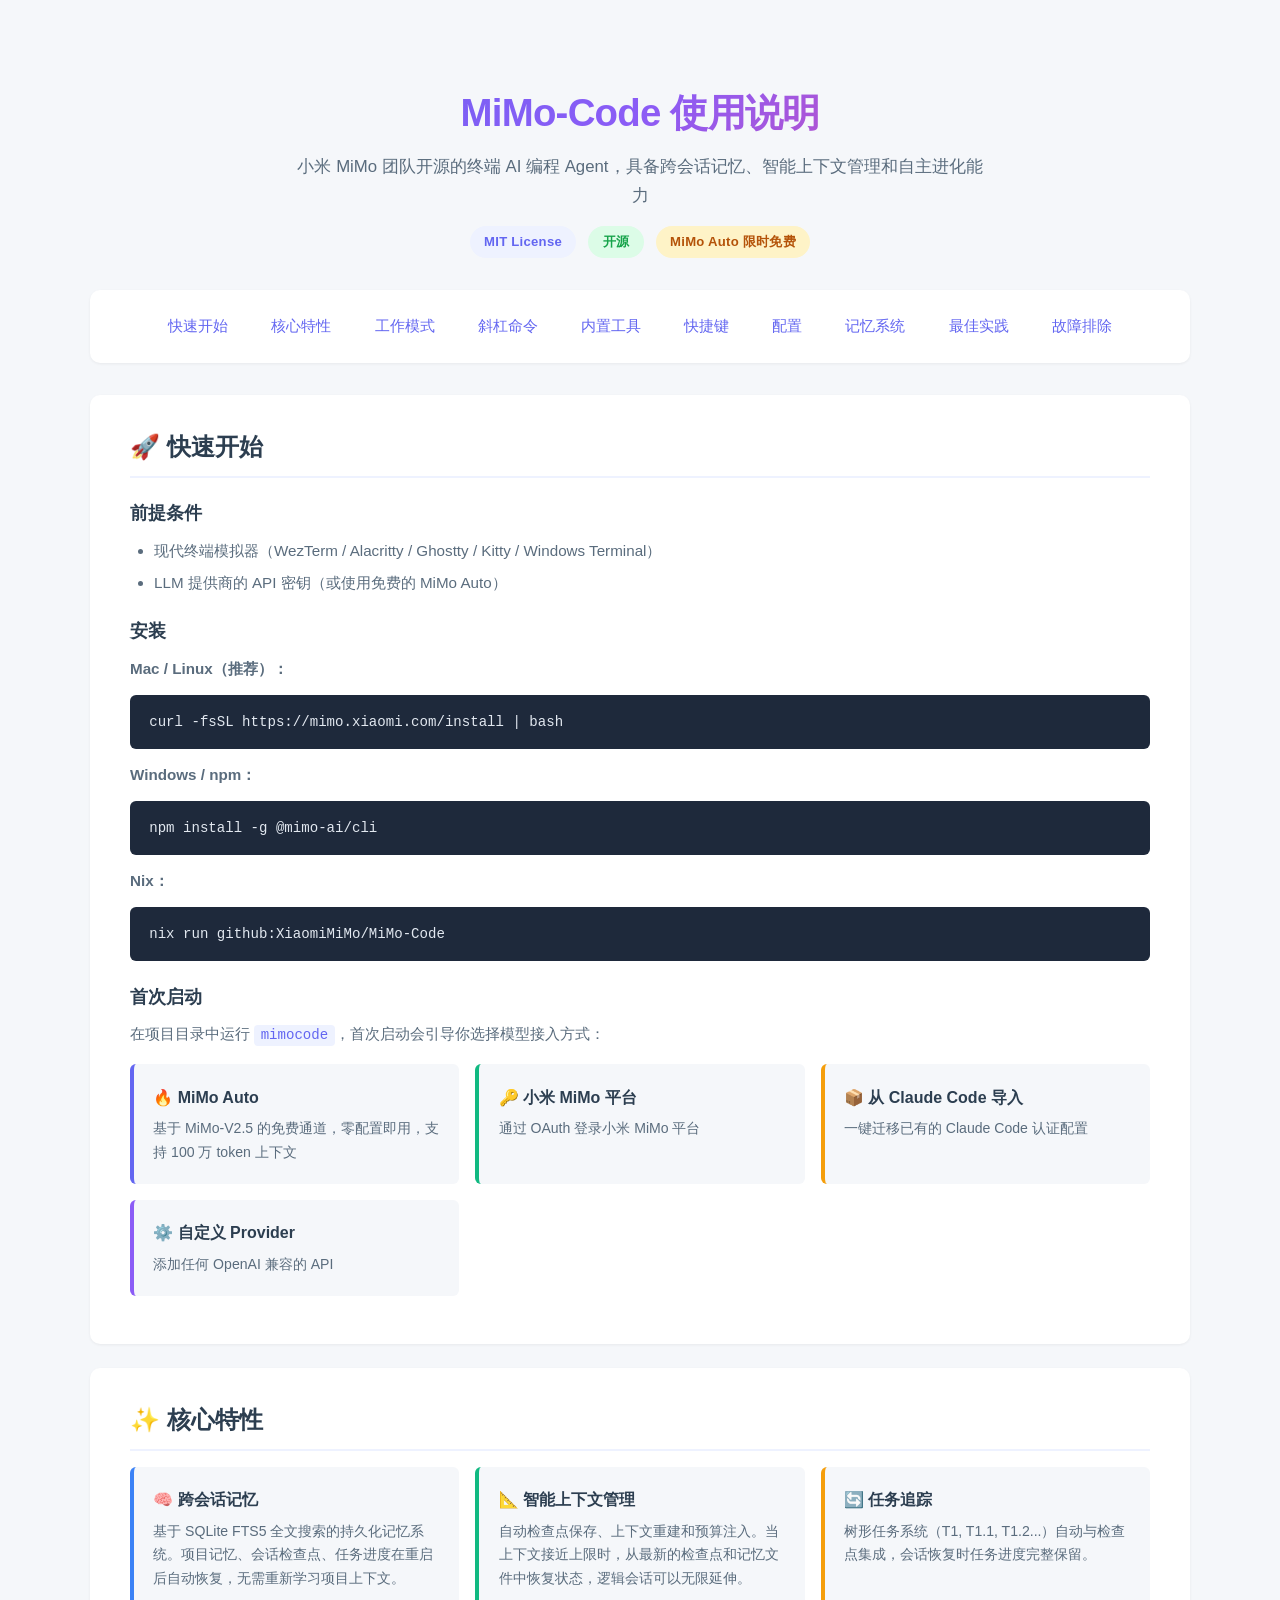
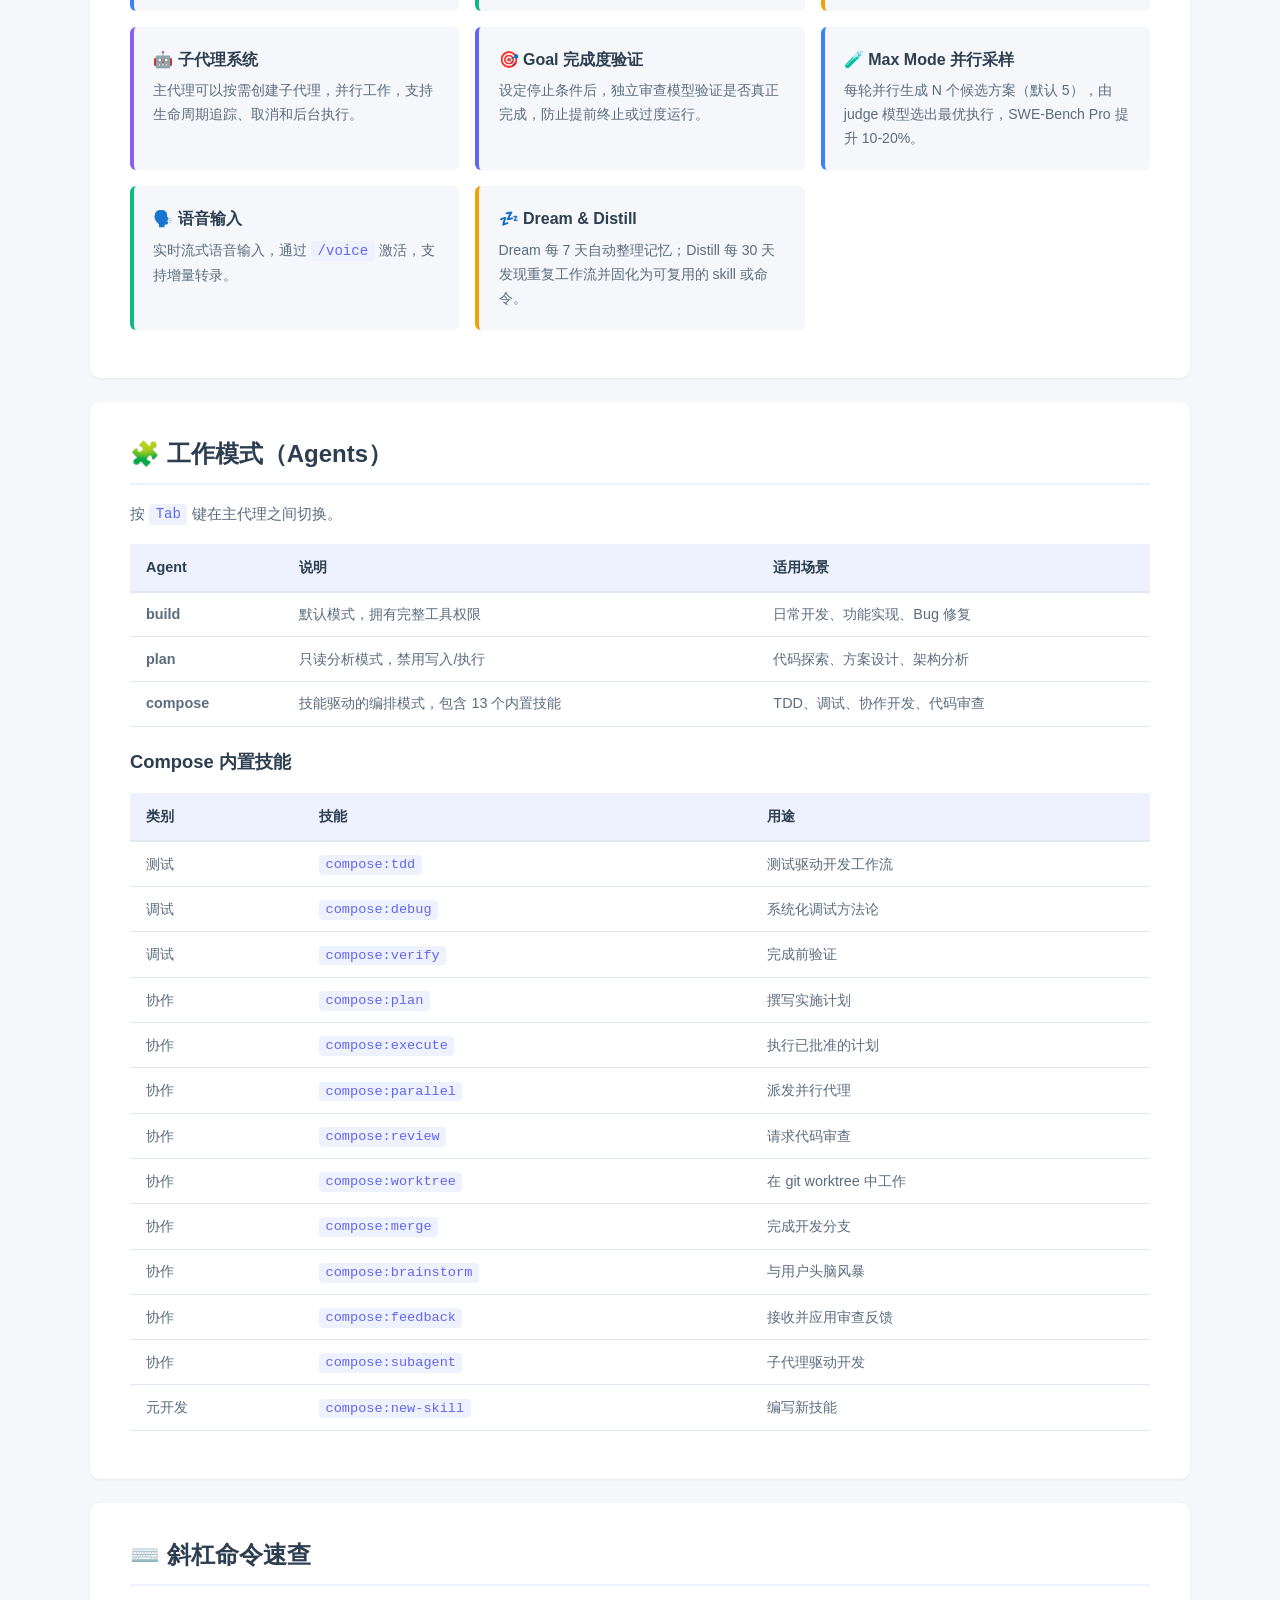
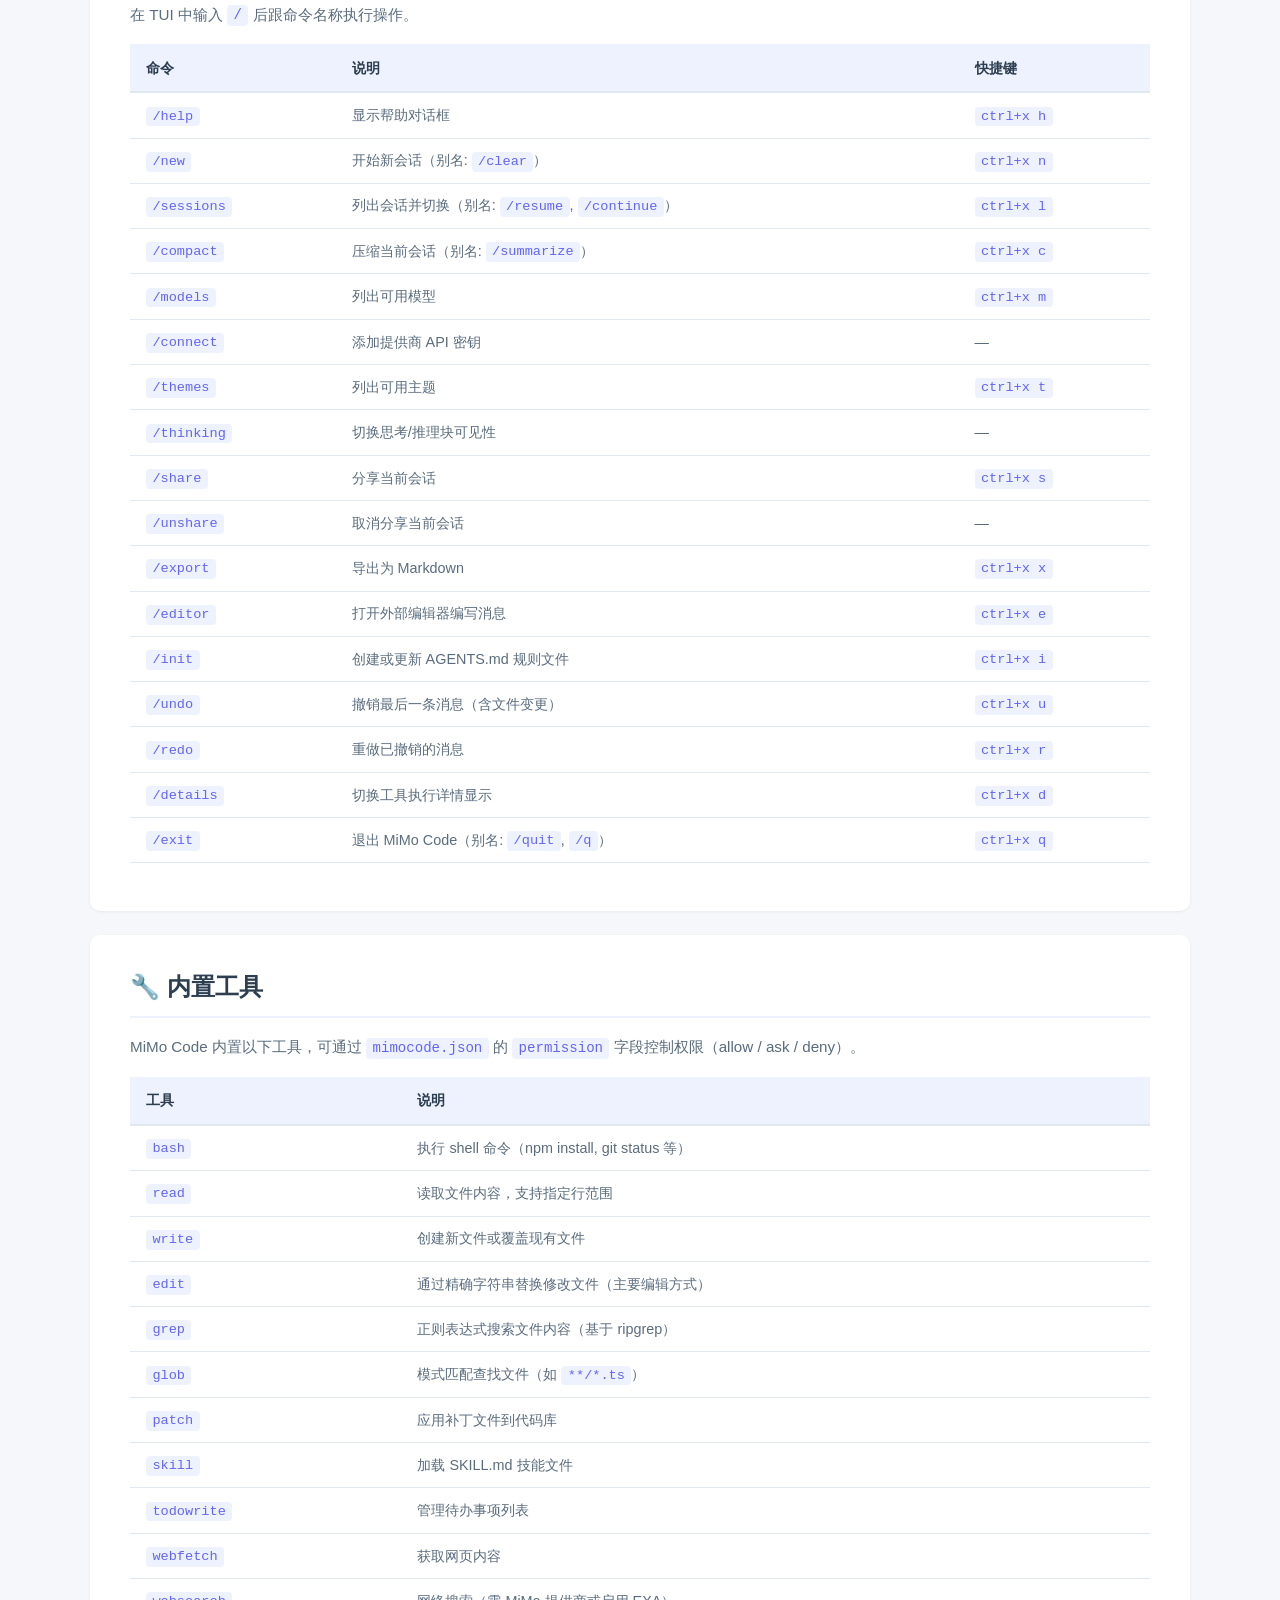
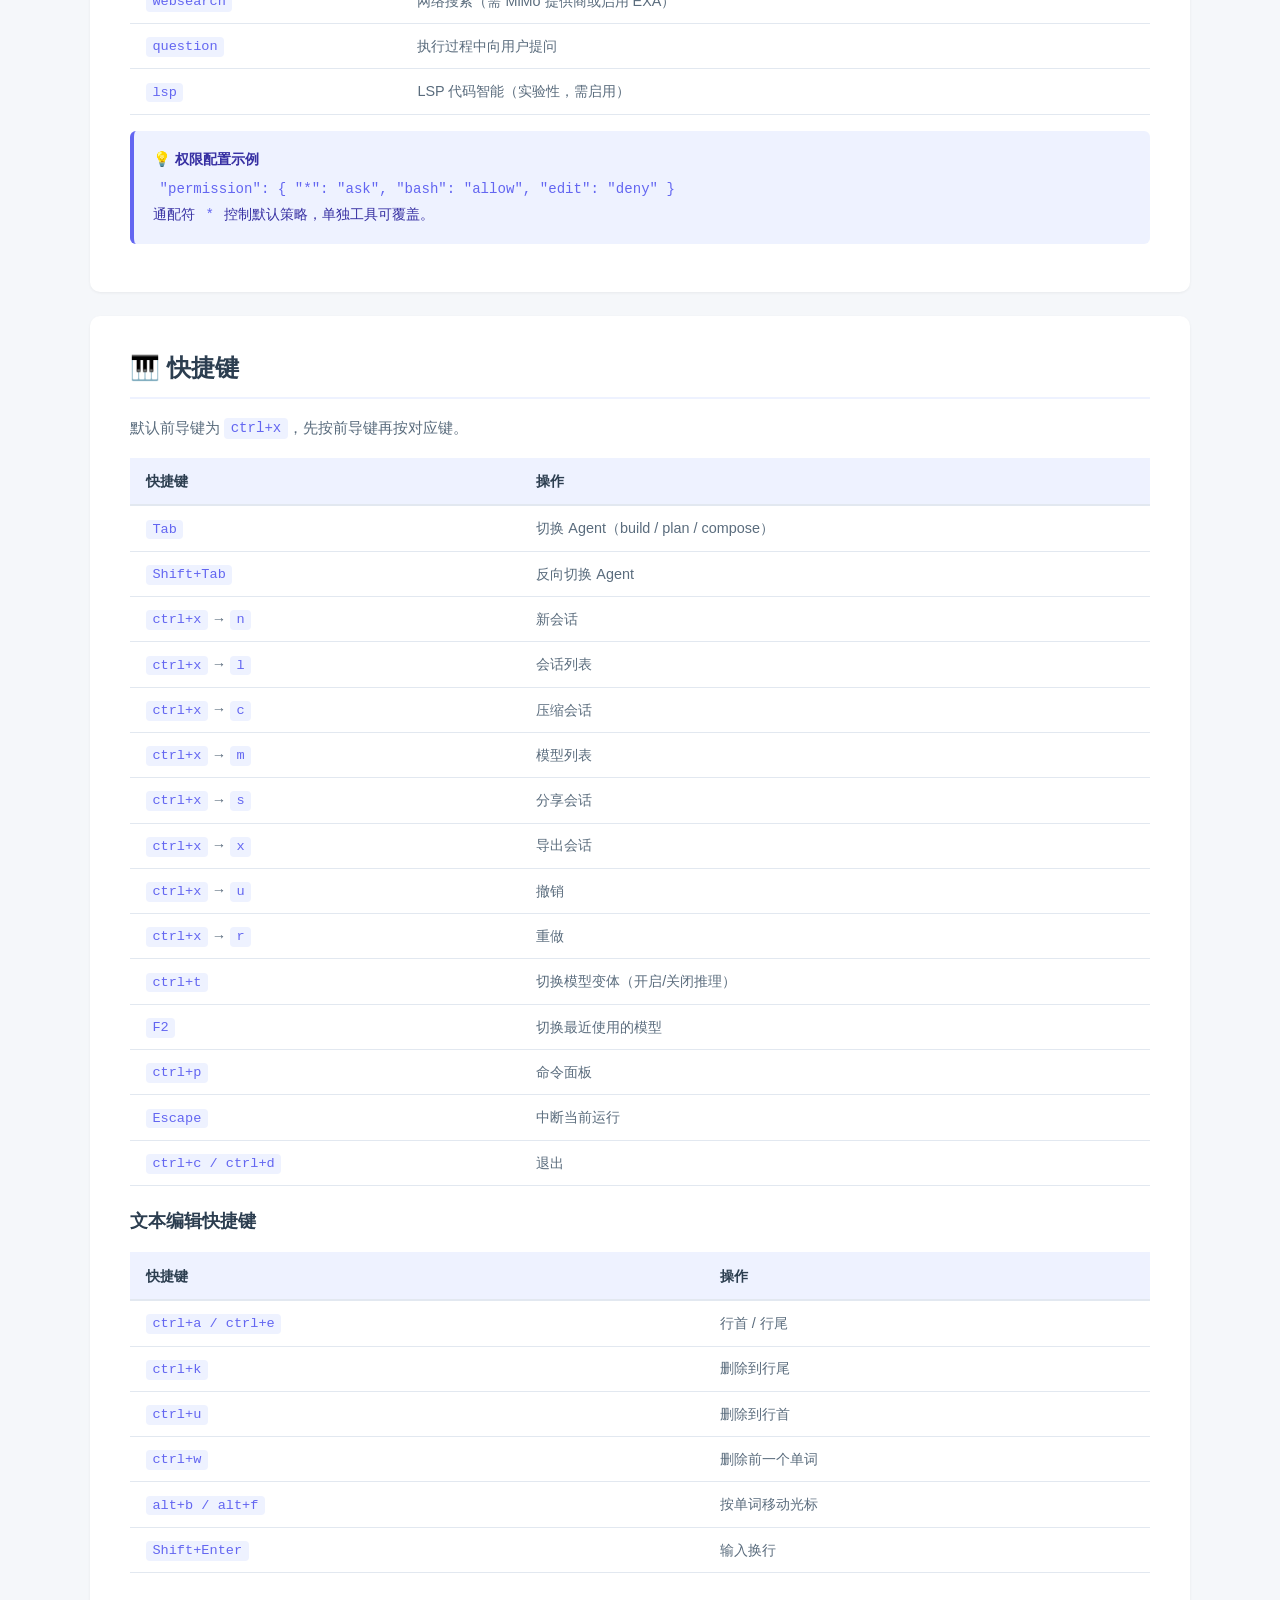
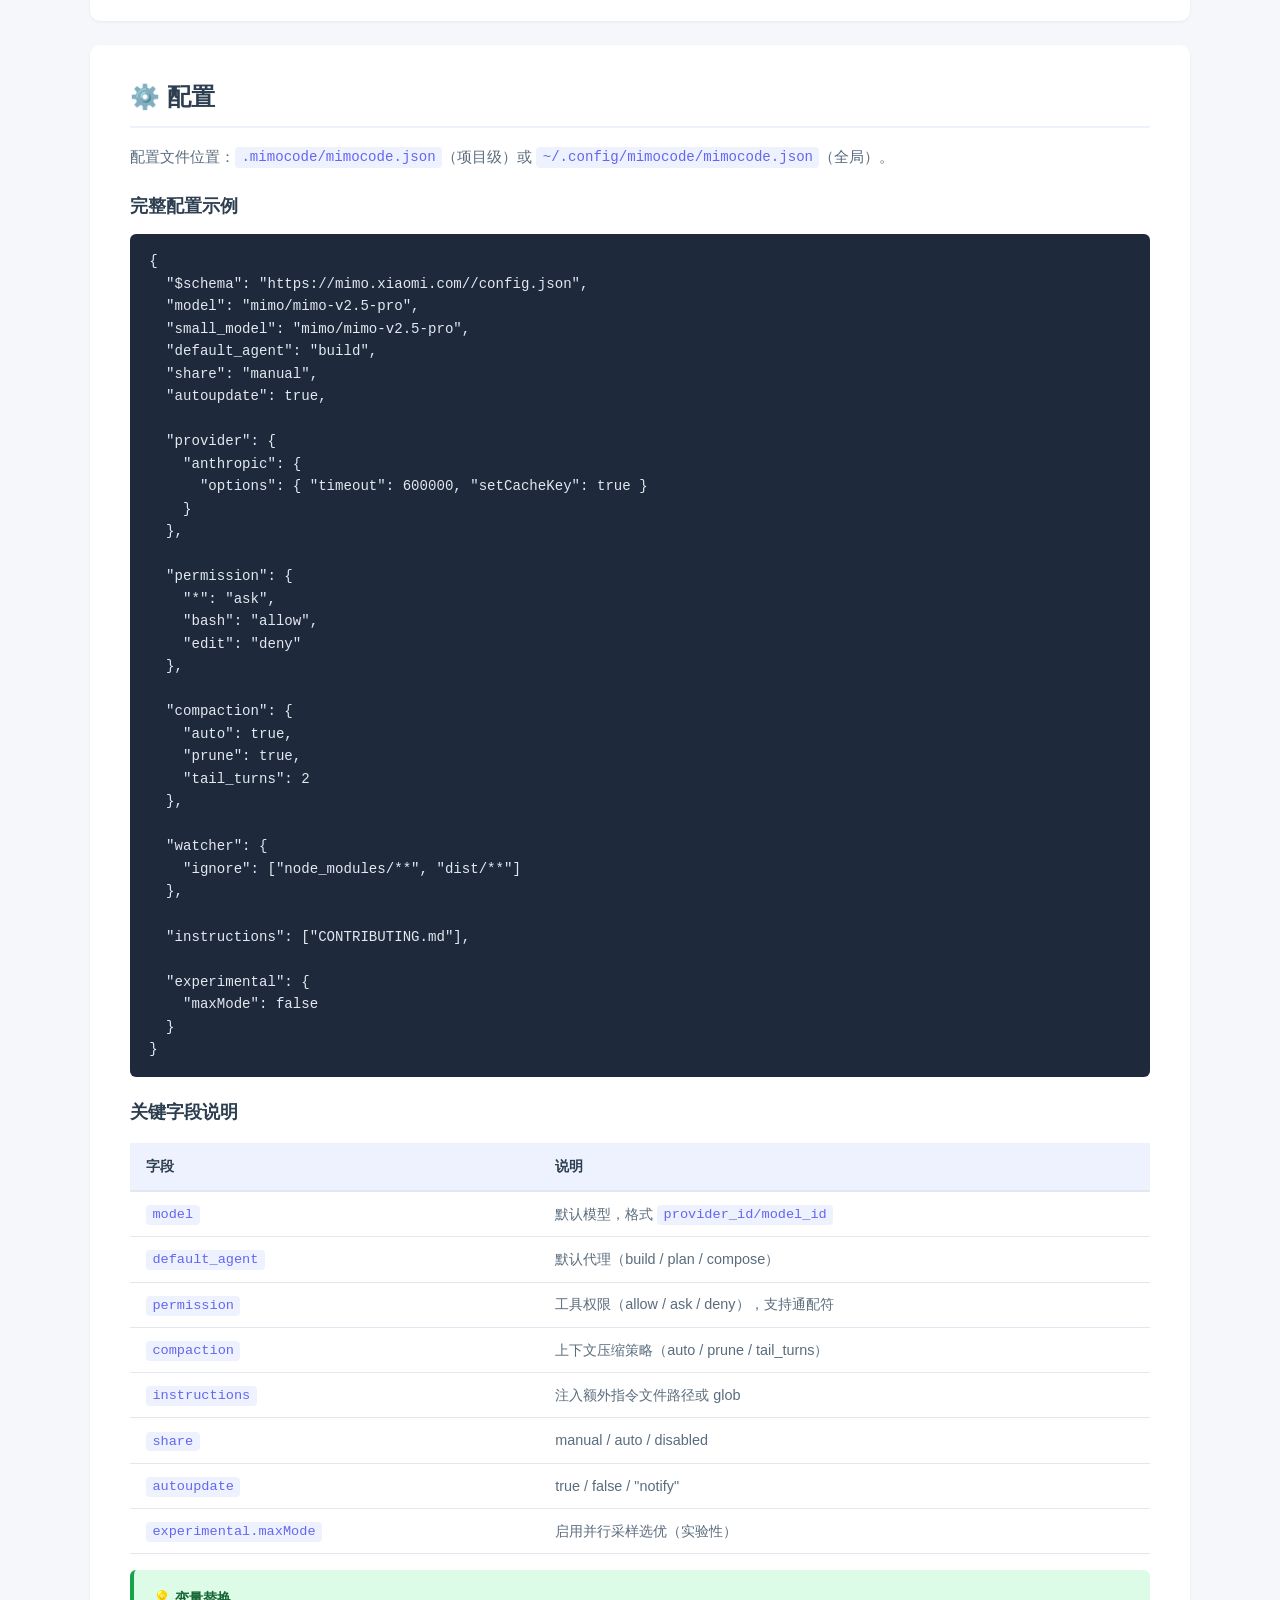
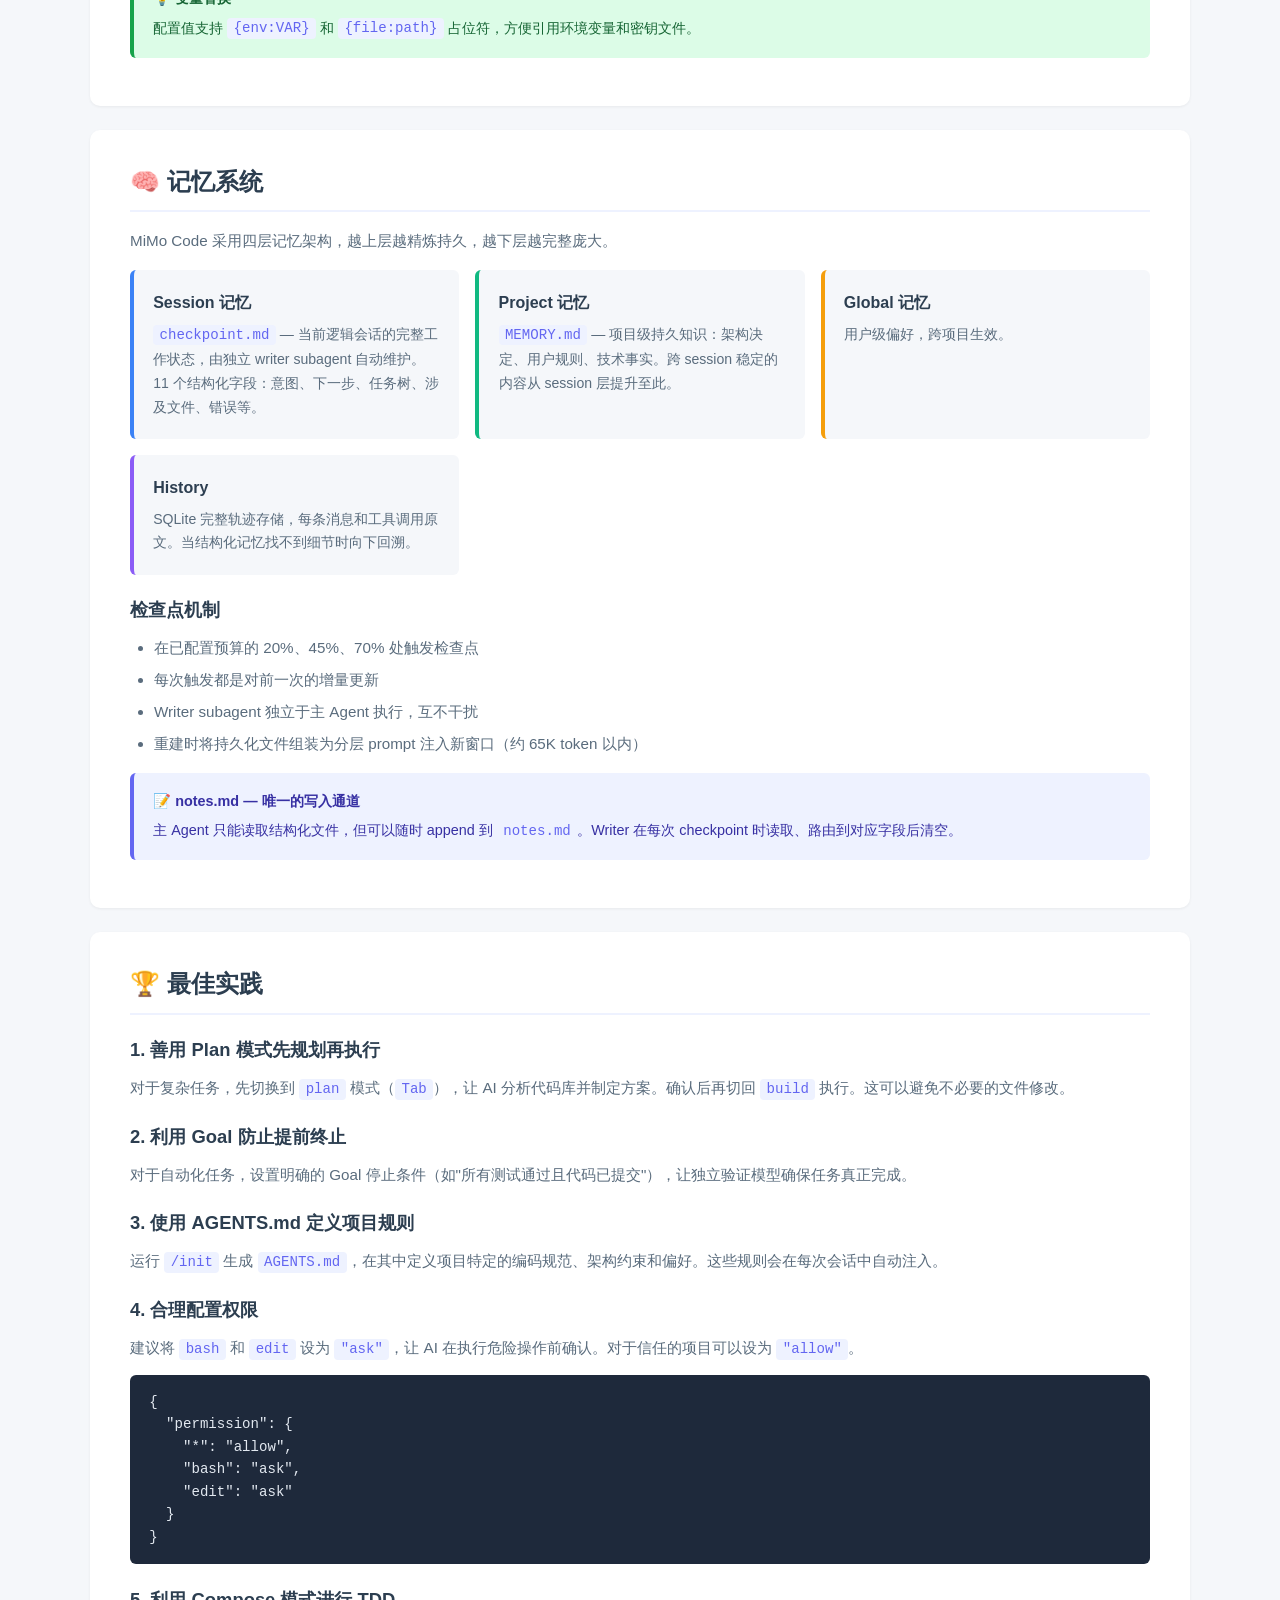
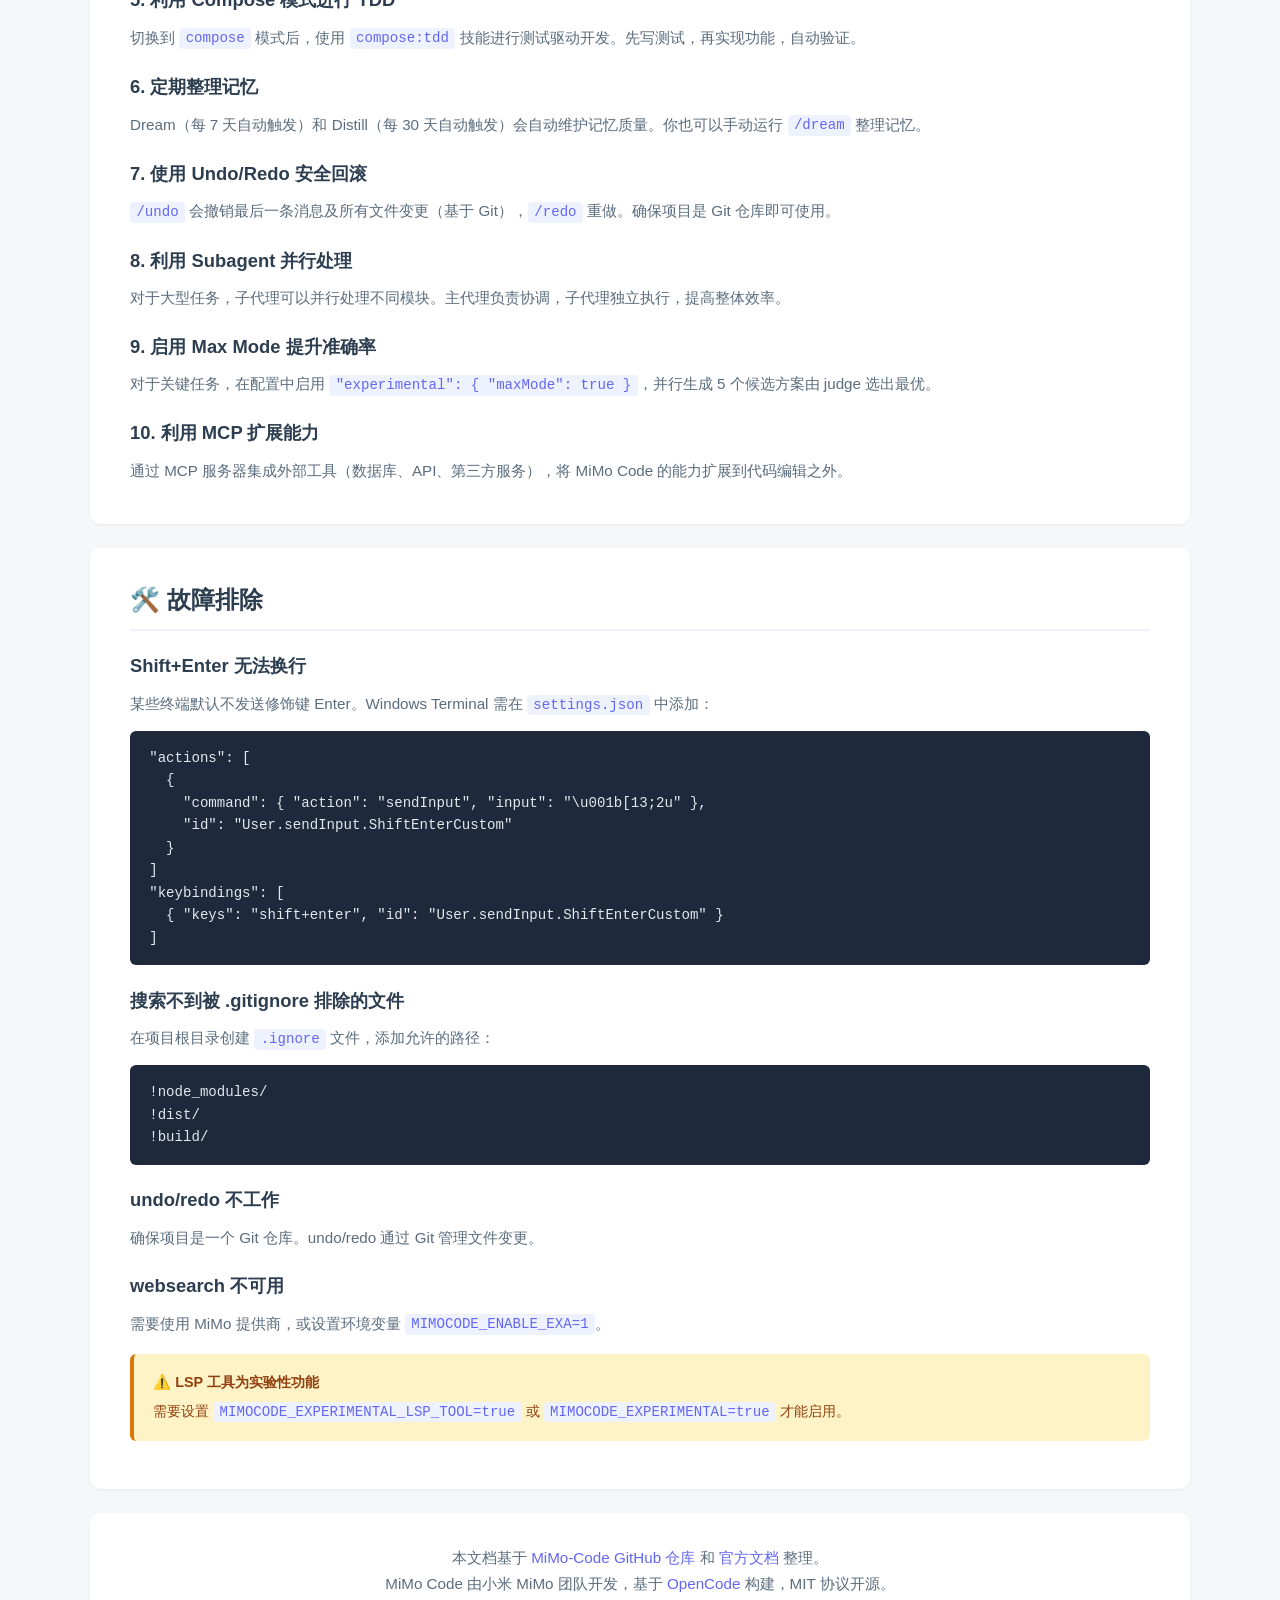
<file: MiMo-Code 使用说明.html>
<!DOCTYPE html>
<html lang="zh-CN">
<head>
    <meta charset="UTF-8">
    <meta name="viewport" content="width=device-width, initial-scale=1.0">
    <title>MiMo-Code 使用说明 | AI 编程 Agent</title>
    <style>
        :root {
            --bg: #f5f7fa;
            --card-bg: #ffffff;
            --text: #2c3e50;
            --text-secondary: #5a6c7d;
            --border: #e2e8f0;
            --primary: #6366f1;
            --primary-light: #eef2ff;
            --accent-orange: #f59e0b;
            --accent-green: #10b981;
            --accent-purple: #8b5cf6;
            --accent-blue: #3b82f6;
            --shadow-sm: 0 1px 3px rgba(0, 0, 0, 0.06);
            --shadow-md: 0 4px 12px rgba(0, 0, 0, 0.08);
            --radius: 10px;
            --radius-sm: 6px;
            --transition: 0.2s ease;
        }

        * {
            box-sizing: border-box;
            margin: 0;
            padding: 0;
        }

        body {
            font-family: -apple-system, BlinkMacSystemFont, "Segoe UI", Roboto, "Helvetica Neue", Arial, "Noto Sans SC", sans-serif;
            background: var(--bg);
            color: var(--text);
            line-height: 1.7;
            padding: 2rem 1rem;
        }

        .container {
            max-width: 1100px;
            margin: 0 auto;
        }

        /* Header */
        .hero {
            text-align: center;
            padding: 3rem 1rem 2rem;
        }
        .hero h1 {
            font-size: 2.4rem;
            font-weight: 700;
            letter-spacing: -0.02em;
            background: linear-gradient(135deg, #6366f1 0%, #8b5cf6 50%, #ec4899 100%);
            -webkit-background-clip: text;
            -webkit-text-fill-color: transparent;
            background-clip: text;
            margin-bottom: 0.5rem;
        }
        .hero .subtitle {
            font-size: 1.05rem;
            color: var(--text-secondary);
            max-width: 700px;
            margin: 0 auto;
        }
        .hero .badge-row {
            display: flex;
            justify-content: center;
            gap: 0.75rem;
            flex-wrap: wrap;
            margin-top: 1rem;
        }
        .badge {
            display: inline-block;
            padding: 0.3rem 0.9rem;
            border-radius: 20px;
            font-size: 0.82rem;
            font-weight: 600;
            letter-spacing: 0.02em;
        }
        .badge-mimo {
            background: #eef2ff;
            color: #6366f1;
        }
        .badge-oss {
            background: #dcfce7;
            color: #16a34a;
        }
        .badge-free {
            background: #fef3c7;
            color: #b45309;
        }

        /* Nav */
        .nav-card {
            background: var(--card-bg);
            border-radius: var(--radius);
            box-shadow: var(--shadow-sm);
            padding: 1.2rem 1.6rem;
            margin-bottom: 2rem;
            display: flex;
            gap: 1.5rem;
            flex-wrap: wrap;
            justify-content: center;
        }
        .nav-card a {
            color: var(--primary);
            text-decoration: none;
            font-size: 0.92rem;
            font-weight: 500;
            padding: 0.3rem 0.6rem;
            border-radius: var(--radius-sm);
            transition: background var(--transition);
        }
        .nav-card a:hover {
            background: var(--primary-light);
        }

        /* Sections */
        .section {
            background: var(--card-bg);
            border-radius: var(--radius);
            box-shadow: var(--shadow-sm);
            padding: 2rem 2.5rem;
            margin-bottom: 1.5rem;
        }
        .section h2 {
            font-size: 1.5rem;
            font-weight: 700;
            margin-bottom: 1rem;
            padding-bottom: 0.5rem;
            border-bottom: 2px solid var(--primary-light);
            color: var(--text);
        }
        .section h3 {
            font-size: 1.15rem;
            font-weight: 600;
            margin: 1.2rem 0 0.6rem;
            color: var(--text);
        }
        .section p, .section li {
            font-size: 0.95rem;
            color: var(--text-secondary);
            margin-bottom: 0.5rem;
        }
        .section ul {
            padding-left: 1.5rem;
            margin-bottom: 1rem;
        }
        .section li {
            margin-bottom: 0.4rem;
        }
        .section a {
            color: var(--primary);
            text-decoration: none;
        }
        .section a:hover {
            text-decoration: underline;
        }

        /* Code blocks */
        pre {
            background: #1e293b;
            color: #e2e8f0;
            border-radius: var(--radius-sm);
            padding: 1rem 1.2rem;
            overflow-x: auto;
            font-size: 0.88rem;
            line-height: 1.6;
            margin: 0.8rem 0;
        }
        code {
            font-family: "JetBrains Mono", "Fira Code", "Cascadia Code", Menlo, Consolas, monospace;
        }
        :not(pre) > code {
            background: var(--primary-light);
            color: var(--primary);
            padding: 0.15rem 0.4rem;
            border-radius: 4px;
            font-size: 0.88rem;
        }

        /* Feature cards */
        .feature-grid {
            display: grid;
            grid-template-columns: repeat(auto-fit, minmax(300px, 1fr));
            gap: 1rem;
            margin: 1rem 0;
        }
        .feature-card {
            background: var(--bg);
            border-radius: var(--radius-sm);
            padding: 1.2rem;
            border-left: 4px solid var(--primary);
            transition: box-shadow var(--transition);
        }
        .feature-card:hover {
            box-shadow: var(--shadow-md);
        }
        .feature-card.green { border-left-color: var(--accent-green); }
        .feature-card.orange { border-left-color: var(--accent-orange); }
        .feature-card.purple { border-left-color: var(--accent-purple); }
        .feature-card.blue { border-left-color: var(--accent-blue); }
        .feature-card h4 {
            font-size: 1rem;
            font-weight: 600;
            margin-bottom: 0.4rem;
            color: var(--text);
        }
        .feature-card p {
            font-size: 0.88rem;
            color: var(--text-secondary);
            margin-bottom: 0;
        }

        /* Tables */
        table {
            width: 100%;
            border-collapse: collapse;
            margin: 1rem 0;
            font-size: 0.9rem;
        }
        thead {
            background: var(--primary-light);
        }
        th {
            padding: 0.7rem 1rem;
            text-align: left;
            font-weight: 600;
            color: var(--text);
            border-bottom: 2px solid var(--border);
        }
        td {
            padding: 0.6rem 1rem;
            border-bottom: 1px solid var(--border);
            color: var(--text-secondary);
        }
        tr:hover {
            background: var(--bg);
        }
        td code {
            font-size: 0.85rem;
        }

        /* Tip / Note boxes */
        .tip-box, .note-box, .warn-box {
            border-radius: var(--radius-sm);
            padding: 1rem 1.2rem;
            margin: 1rem 0;
            font-size: 0.9rem;
        }
        .tip-box {
            background: #dcfce7;
            border-left: 4px solid #16a34a;
            color: #166534;
        }
        .note-box {
            background: #eef2ff;
            border-left: 4px solid #6366f1;
            color: #3730a3;
        }
        .warn-box {
            background: #fef3c7;
            border-left: 4px solid #d97706;
            color: #92400e;
        }
        .tip-box strong, .note-box strong, .warn-box strong {
            display: block;
            margin-bottom: 0.3rem;
        }

        /* Responsive */
        @media (max-width: 768px) {
            .section { padding: 1.5rem; }
            .hero h1 { font-size: 1.8rem; }
            .feature-grid { grid-template-columns: 1fr; }
        }
    </style>
</head>
<body>
    <div class="container">
        <!-- Hero -->
        <div class="hero">
            <h1>MiMo-Code 使用说明</h1>
            <p class="subtitle">小米 MiMo 团队开源的终端 AI 编程 Agent，具备跨会话记忆、智能上下文管理和自主进化能力</p>
            <div class="badge-row">
                <span class="badge badge-mimo">MIT License</span>
                <span class="badge badge-oss">开源</span>
                <span class="badge badge-free">MiMo Auto 限时免费</span>
            </div>
        </div>

        <!-- Nav -->
        <nav class="nav-card">
            <a href="#quickstart">快速开始</a>
            <a href="#features">核心特性</a>
            <a href="#agents">工作模式</a>
            <a href="#slash-commands">斜杠命令</a>
            <a href="#tools">内置工具</a>
            <a href="#keybinds">快捷键</a>
            <a href="#config">配置</a>
            <a href="#memory">记忆系统</a>
            <a href="#best-practices">最佳实践</a>
            <a href="#troubleshooting">故障排除</a>
        </nav>

        <!-- Quick Start -->
        <section class="section" id="quickstart">
            <h2>🚀 快速开始</h2>
            <h3>前提条件</h3>
            <ul>
                <li>现代终端模拟器（WezTerm / Alacritty / Ghostty / Kitty / Windows Terminal）</li>
                <li>LLM 提供商的 API 密钥（或使用免费的 MiMo Auto）</li>
            </ul>
            <h3>安装</h3>
            <p><strong>Mac / Linux（推荐）：</strong></p>
<pre><code>curl -fsSL https://mimo.xiaomi.com/install | bash</code></pre>
            <p><strong>Windows / npm：</strong></p>
<pre><code>npm install -g @mimo-ai/cli</code></pre>
            <p><strong>Nix：</strong></p>
<pre><code>nix run github:XiaomiMiMo/MiMo-Code</code></pre>
            <h3>首次启动</h3>
            <p>在项目目录中运行 <code>mimocode</code>，首次启动会引导你选择模型接入方式：</p>
            <div class="feature-grid">
                <div class="feature-card">
                    <h4>🔥 MiMo Auto</h4>
                    <p>基于 MiMo-V2.5 的免费通道，零配置即用，支持 100 万 token 上下文</p>
                </div>
                <div class="feature-card green">
                    <h4>🔑 小米 MiMo 平台</h4>
                    <p>通过 OAuth 登录小米 MiMo 平台</p>
                </div>
                <div class="feature-card orange">
                    <h4>📦 从 Claude Code 导入</h4>
                    <p>一键迁移已有的 Claude Code 认证配置</p>
                </div>
                <div class="feature-card purple">
                    <h4>⚙️ 自定义 Provider</h4>
                    <p>添加任何 OpenAI 兼容的 API</p>
                </div>
            </div>
        </section>

        <!-- Core Features -->
        <section class="section" id="features">
            <h2>✨ 核心特性</h2>
            <div class="feature-grid">
                <div class="feature-card blue">
                    <h4>🧠 跨会话记忆</h4>
                    <p>基于 SQLite FTS5 全文搜索的持久化记忆系统。项目记忆、会话检查点、任务进度在重启后自动恢复，无需重新学习项目上下文。</p>
                </div>
                <div class="feature-card green">
                    <h4>📐 智能上下文管理</h4>
                    <p>自动检查点保存、上下文重建和预算注入。当上下文接近上限时，从最新的检查点和记忆文件中恢复状态，逻辑会话可以无限延伸。</p>
                </div>
                <div class="feature-card orange">
                    <h4>🔄 任务追踪</h4>
                    <p>树形任务系统（T1, T1.1, T1.2...）自动与检查点集成，会话恢复时任务进度完整保留。</p>
                </div>
                <div class="feature-card purple">
                    <h4>🤖 子代理系统</h4>
                    <p>主代理可以按需创建子代理，并行工作，支持生命周期追踪、取消和后台执行。</p>
                </div>
                <div class="feature-card">
                    <h4>🎯 Goal 完成度验证</h4>
                    <p>设定停止条件后，独立审查模型验证是否真正完成，防止提前终止或过度运行。</p>
                </div>
                <div class="feature-card blue">
                    <h4>🧪 Max Mode 并行采样</h4>
                    <p>每轮并行生成 N 个候选方案（默认 5），由 judge 模型选出最优执行，SWE-Bench Pro 提升 10-20%。</p>
                </div>
                <div class="feature-card green">
                    <h4>🗣️ 语音输入</h4>
                    <p>实时流式语音输入，通过 <code>/voice</code> 激活，支持增量转录。</p>
                </div>
                <div class="feature-card orange">
                    <h4>💤 Dream & Distill</h4>
                    <p>Dream 每 7 天自动整理记忆；Distill 每 30 天发现重复工作流并固化为可复用的 skill 或命令。</p>
                </div>
            </div>
        </section>

        <!-- Agents / Modes -->
        <section class="section" id="agents">
            <h2>🧩 工作模式（Agents）</h2>
            <p>按 <code>Tab</code> 键在主代理之间切换。</p>
            <table>
                <thead>
                    <tr><th>Agent</th><th>说明</th><th>适用场景</th></tr>
                </thead>
                <tbody>
                    <tr>
                        <td><strong>build</strong></td>
                        <td>默认模式，拥有完整工具权限</td>
                        <td>日常开发、功能实现、Bug 修复</td>
                    </tr>
                    <tr>
                        <td><strong>plan</strong></td>
                        <td>只读分析模式，禁用写入/执行</td>
                        <td>代码探索、方案设计、架构分析</td>
                    </tr>
                    <tr>
                        <td><strong>compose</strong></td>
                        <td>技能驱动的编排模式，包含 13 个内置技能</td>
                        <td>TDD、调试、协作开发、代码审查</td>
                    </tr>
                </tbody>
            </table>
            <h3>Compose 内置技能</h3>
            <table>
                <thead>
                    <tr><th>类别</th><th>技能</th><th>用途</th></tr>
                </thead>
                <tbody>
                    <tr><td>测试</td><td><code>compose:tdd</code></td><td>测试驱动开发工作流</td></tr>
                    <tr><td>调试</td><td><code>compose:debug</code></td><td>系统化调试方法论</td></tr>
                    <tr><td>调试</td><td><code>compose:verify</code></td><td>完成前验证</td></tr>
                    <tr><td>协作</td><td><code>compose:plan</code></td><td>撰写实施计划</td></tr>
                    <tr><td>协作</td><td><code>compose:execute</code></td><td>执行已批准的计划</td></tr>
                    <tr><td>协作</td><td><code>compose:parallel</code></td><td>派发并行代理</td></tr>
                    <tr><td>协作</td><td><code>compose:review</code></td><td>请求代码审查</td></tr>
                    <tr><td>协作</td><td><code>compose:worktree</code></td><td>在 git worktree 中工作</td></tr>
                    <tr><td>协作</td><td><code>compose:merge</code></td><td>完成开发分支</td></tr>
                    <tr><td>协作</td><td><code>compose:brainstorm</code></td><td>与用户头脑风暴</td></tr>
                    <tr><td>协作</td><td><code>compose:feedback</code></td><td>接收并应用审查反馈</td></tr>
                    <tr><td>协作</td><td><code>compose:subagent</code></td><td>子代理驱动开发</td></tr>
                    <tr><td>元开发</td><td><code>compose:new-skill</code></td><td>编写新技能</td></tr>
                </tbody>
            </table>
        </section>

        <!-- Slash Commands -->
        <section class="section" id="slash-commands">
            <h2>⌨️ 斜杠命令速查</h2>
            <p>在 TUI 中输入 <code>/</code> 后跟命令名称执行操作。</p>
            <table>
                <thead>
                    <tr><th>命令</th><th>说明</th><th>快捷键</th></tr>
                </thead>
                <tbody>
                    <tr><td><code>/help</code></td><td>显示帮助对话框</td><td><code>ctrl+x h</code></td></tr>
                    <tr><td><code>/new</code></td><td>开始新会话（别名: <code>/clear</code>）</td><td><code>ctrl+x n</code></td></tr>
                    <tr><td><code>/sessions</code></td><td>列出会话并切换（别名: <code>/resume</code>, <code>/continue</code>）</td><td><code>ctrl+x l</code></td></tr>
                    <tr><td><code>/compact</code></td><td>压缩当前会话（别名: <code>/summarize</code>）</td><td><code>ctrl+x c</code></td></tr>
                    <tr><td><code>/models</code></td><td>列出可用模型</td><td><code>ctrl+x m</code></td></tr>
                    <tr><td><code>/connect</code></td><td>添加提供商 API 密钥</td><td>—</td></tr>
                    <tr><td><code>/themes</code></td><td>列出可用主题</td><td><code>ctrl+x t</code></td></tr>
                    <tr><td><code>/thinking</code></td><td>切换思考/推理块可见性</td><td>—</td></tr>
                    <tr><td><code>/share</code></td><td>分享当前会话</td><td><code>ctrl+x s</code></td></tr>
                    <tr><td><code>/unshare</code></td><td>取消分享当前会话</td><td>—</td></tr>
                    <tr><td><code>/export</code></td><td>导出为 Markdown</td><td><code>ctrl+x x</code></td></tr>
                    <tr><td><code>/editor</code></td><td>打开外部编辑器编写消息</td><td><code>ctrl+x e</code></td></tr>
                    <tr><td><code>/init</code></td><td>创建或更新 AGENTS.md 规则文件</td><td><code>ctrl+x i</code></td></tr>
                    <tr><td><code>/undo</code></td><td>撤销最后一条消息（含文件变更）</td><td><code>ctrl+x u</code></td></tr>
                    <tr><td><code>/redo</code></td><td>重做已撤销的消息</td><td><code>ctrl+x r</code></td></tr>
                    <tr><td><code>/details</code></td><td>切换工具执行详情显示</td><td><code>ctrl+x d</code></td></tr>
                    <tr><td><code>/exit</code></td><td>退出 MiMo Code（别名: <code>/quit</code>, <code>/q</code>）</td><td><code>ctrl+x q</code></td></tr>
                </tbody>
            </table>
        </section>

        <!-- Built-in Tools -->
        <section class="section" id="tools">
            <h2>🔧 内置工具</h2>
            <p>MiMo Code 内置以下工具，可通过 <code>mimocode.json</code> 的 <code>permission</code> 字段控制权限（allow / ask / deny）。</p>
            <table>
                <thead>
                    <tr><th>工具</th><th>说明</th></tr>
                </thead>
                <tbody>
                    <tr><td><code>bash</code></td><td>执行 shell 命令（npm install, git status 等）</td></tr>
                    <tr><td><code>read</code></td><td>读取文件内容，支持指定行范围</td></tr>
                    <tr><td><code>write</code></td><td>创建新文件或覆盖现有文件</td></tr>
                    <tr><td><code>edit</code></td><td>通过精确字符串替换修改文件（主要编辑方式）</td></tr>
                    <tr><td><code>grep</code></td><td>正则表达式搜索文件内容（基于 ripgrep）</td></tr>
                    <tr><td><code>glob</code></td><td>模式匹配查找文件（如 <code>**/*.ts</code>）</td></tr>
                    <tr><td><code>patch</code></td><td>应用补丁文件到代码库</td></tr>
                    <tr><td><code>skill</code></td><td>加载 SKILL.md 技能文件</td></tr>
                    <tr><td><code>todowrite</code></td><td>管理待办事项列表</td></tr>
                    <tr><td><code>webfetch</code></td><td>获取网页内容</td></tr>
                    <tr><td><code>websearch</code></td><td>网络搜索（需 MiMo 提供商或启用 EXA）</td></tr>
                    <tr><td><code>question</code></td><td>执行过程中向用户提问</td></tr>
                    <tr><td><code>lsp</code></td><td>LSP 代码智能（实验性，需启用）</td></tr>
                </tbody>
            </table>
            <div class="note-box">
                <strong>💡 权限配置示例</strong>
                <code>"permission": { "*": "ask", "bash": "allow", "edit": "deny" }</code><br>
                通配符 <code>*</code> 控制默认策略，单独工具可覆盖。
            </div>
        </section>

        <!-- Keybinds -->
        <section class="section" id="keybinds">
            <h2>🎹 快捷键</h2>
            <p>默认前导键为 <code>ctrl+x</code>，先按前导键再按对应键。</p>
            <table>
                <thead>
                    <tr><th>快捷键</th><th>操作</th></tr>
                </thead>
                <tbody>
                    <tr><td><code>Tab</code></td><td>切换 Agent（build / plan / compose）</td></tr>
                    <tr><td><code>Shift+Tab</code></td><td>反向切换 Agent</td></tr>
                    <tr><td><code>ctrl+x</code> → <code>n</code></td><td>新会话</td></tr>
                    <tr><td><code>ctrl+x</code> → <code>l</code></td><td>会话列表</td></tr>
                    <tr><td><code>ctrl+x</code> → <code>c</code></td><td>压缩会话</td></tr>
                    <tr><td><code>ctrl+x</code> → <code>m</code></td><td>模型列表</td></tr>
                    <tr><td><code>ctrl+x</code> → <code>s</code></td><td>分享会话</td></tr>
                    <tr><td><code>ctrl+x</code> → <code>x</code></td><td>导出会话</td></tr>
                    <tr><td><code>ctrl+x</code> → <code>u</code></td><td>撤销</td></tr>
                    <tr><td><code>ctrl+x</code> → <code>r</code></td><td>重做</td></tr>
                    <tr><td><code>ctrl+t</code></td><td>切换模型变体（开启/关闭推理）</td></tr>
                    <tr><td><code>F2</code></td><td>切换最近使用的模型</td></tr>
                    <tr><td><code>ctrl+p</code></td><td>命令面板</td></tr>
                    <tr><td><code>Escape</code></td><td>中断当前运行</td></tr>
                    <tr><td><code>ctrl+c / ctrl+d</code></td><td>退出</td></tr>
                </tbody>
            </table>
            <h3>文本编辑快捷键</h3>
            <table>
                <thead>
                    <tr><th>快捷键</th><th>操作</th></tr>
                </thead>
                <tbody>
                    <tr><td><code>ctrl+a / ctrl+e</code></td><td>行首 / 行尾</td></tr>
                    <tr><td><code>ctrl+k</code></td><td>删除到行尾</td></tr>
                    <tr><td><code>ctrl+u</code></td><td>删除到行首</td></tr>
                    <tr><td><code>ctrl+w</code></td><td>删除前一个单词</td></tr>
                    <tr><td><code>alt+b / alt+f</code></td><td>按单词移动光标</td></tr>
                    <tr><td><code>Shift+Enter</code></td><td>输入换行</td></tr>
                </tbody>
            </table>
        </section>

        <!-- Configuration -->
        <section class="section" id="config">
            <h2>⚙️ 配置</h2>
            <p>配置文件位置：<code>.mimocode/mimocode.json</code>（项目级）或 <code>~/.config/mimocode/mimocode.json</code>（全局）。</p>
            <h3>完整配置示例</h3>
<pre><code>{
  "$schema": "https://mimo.xiaomi.com//config.json",
  "model": "mimo/mimo-v2.5-pro",
  "small_model": "mimo/mimo-v2.5-pro",
  "default_agent": "build",
  "share": "manual",
  "autoupdate": true,

  "provider": {
    "anthropic": {
      "options": { "timeout": 600000, "setCacheKey": true }
    }
  },

  "permission": {
    "*": "ask",
    "bash": "allow",
    "edit": "deny"
  },

  "compaction": {
    "auto": true,
    "prune": true,
    "tail_turns": 2
  },

  "watcher": {
    "ignore": ["node_modules/**", "dist/**"]
  },

  "instructions": ["CONTRIBUTING.md"],

  "experimental": {
    "maxMode": false
  }
}</code></pre>
            <h3>关键字段说明</h3>
            <table>
                <thead>
                    <tr><th>字段</th><th>说明</th></tr>
                </thead>
                <tbody>
                    <tr><td><code>model</code></td><td>默认模型，格式 <code>provider_id/model_id</code></td></tr>
                    <tr><td><code>default_agent</code></td><td>默认代理（build / plan / compose）</td></tr>
                    <tr><td><code>permission</code></td><td>工具权限（allow / ask / deny），支持通配符</td></tr>
                    <tr><td><code>compaction</code></td><td>上下文压缩策略（auto / prune / tail_turns）</td></tr>
                    <tr><td><code>instructions</code></td><td>注入额外指令文件路径或 glob</td></tr>
                    <tr><td><code>share</code></td><td>manual / auto / disabled</td></tr>
                    <tr><td><code>autoupdate</code></td><td>true / false / "notify"</td></tr>
                    <tr><td><code>experimental.maxMode</code></td><td>启用并行采样选优（实验性）</td></tr>
                </tbody>
            </table>
            <div class="tip-box">
                <strong>💡 变量替换</strong>
                配置值支持 <code>{env:VAR}</code> 和 <code>{file:path}</code> 占位符，方便引用环境变量和密钥文件。
            </div>
        </section>

        <!-- Memory System -->
        <section class="section" id="memory">
            <h2>🧠 记忆系统</h2>
            <p>MiMo Code 采用四层记忆架构，越上层越精炼持久，越下层越完整庞大。</p>
            <div class="feature-grid">
                <div class="feature-card blue">
                    <h4>Session 记忆</h4>
                    <p><code>checkpoint.md</code> — 当前逻辑会话的完整工作状态，由独立 writer subagent 自动维护。11 个结构化字段：意图、下一步、任务树、涉及文件、错误等。</p>
                </div>
                <div class="feature-card green">
                    <h4>Project 记忆</h4>
                    <p><code>MEMORY.md</code> — 项目级持久知识：架构决定、用户规则、技术事实。跨 session 稳定的内容从 session 层提升至此。</p>
                </div>
                <div class="feature-card orange">
                    <h4>Global 记忆</h4>
                    <p>用户级偏好，跨项目生效。</p>
                </div>
                <div class="feature-card purple">
                    <h4>History</h4>
                    <p>SQLite 完整轨迹存储，每条消息和工具调用原文。当结构化记忆找不到细节时向下回溯。</p>
                </div>
            </div>
            <h3>检查点机制</h3>
            <ul>
                <li>在已配置预算的 20%、45%、70% 处触发检查点</li>
                <li>每次触发都是对前一次的增量更新</li>
                <li>Writer subagent 独立于主 Agent 执行，互不干扰</li>
                <li>重建时将持久化文件组装为分层 prompt 注入新窗口（约 65K token 以内）</li>
            </ul>
            <div class="note-box">
                <strong>📝 notes.md — 唯一的写入通道</strong>
                主 Agent 只能读取结构化文件，但可以随时 append 到 <code>notes.md</code>。Writer 在每次 checkpoint 时读取、路由到对应字段后清空。
            </div>
        </section>

        <!-- Best Practices -->
        <section class="section" id="best-practices">
            <h2>🏆 最佳实践</h2>

            <h3>1. 善用 Plan 模式先规划再执行</h3>
            <p>对于复杂任务，先切换到 <code>plan</code> 模式（<code>Tab</code>），让 AI 分析代码库并制定方案。确认后再切回 <code>build</code> 执行。这可以避免不必要的文件修改。</p>

            <h3>2. 利用 Goal 防止提前终止</h3>
            <p>对于自动化任务，设置明确的 Goal 停止条件（如"所有测试通过且代码已提交"），让独立验证模型确保任务真正完成。</p>

            <h3>3. 使用 AGENTS.md 定义项目规则</h3>
            <p>运行 <code>/init</code> 生成 <code>AGENTS.md</code>，在其中定义项目特定的编码规范、架构约束和偏好。这些规则会在每次会话中自动注入。</p>

            <h3>4. 合理配置权限</h3>
            <p>建议将 <code>bash</code> 和 <code>edit</code> 设为 <code>"ask"</code>，让 AI 在执行危险操作前确认。对于信任的项目可以设为 <code>"allow"</code>。</p>
<pre><code>{
  "permission": {
    "*": "allow",
    "bash": "ask",
    "edit": "ask"
  }
}</code></pre>

            <h3>5. 利用 Compose 模式进行 TDD</h3>
            <p>切换到 <code>compose</code> 模式后，使用 <code>compose:tdd</code> 技能进行测试驱动开发。先写测试，再实现功能，自动验证。</p>

            <h3>6. 定期整理记忆</h3>
            <p>Dream（每 7 天自动触发）和 Distill（每 30 天自动触发）会自动维护记忆质量。你也可以手动运行 <code>/dream</code> 整理记忆。</p>

            <h3>7. 使用 Undo/Redo 安全回滚</h3>
            <p><code>/undo</code> 会撤销最后一条消息及所有文件变更（基于 Git），<code>/redo</code> 重做。确保项目是 Git 仓库即可使用。</p>

            <h3>8. 利用 Subagent 并行处理</h3>
            <p>对于大型任务，子代理可以并行处理不同模块。主代理负责协调，子代理独立执行，提高整体效率。</p>

            <h3>9. 启用 Max Mode 提升准确率</h3>
            <p>对于关键任务，在配置中启用 <code>"experimental": { "maxMode": true }</code>，并行生成 5 个候选方案由 judge 选出最优。</p>

            <h3>10. 利用 MCP 扩展能力</h3>
            <p>通过 MCP 服务器集成外部工具（数据库、API、第三方服务），将 MiMo Code 的能力扩展到代码编辑之外。</p>
        </section>

        <!-- Troubleshooting -->
        <section class="section" id="troubleshooting">
            <h2>🛠️ 故障排除</h2>

            <h3>Shift+Enter 无法换行</h3>
            <p>某些终端默认不发送修饰键 Enter。Windows Terminal 需在 <code>settings.json</code> 中添加：</p>
<pre><code>"actions": [
  {
    "command": { "action": "sendInput", "input": "\u001b[13;2u" },
    "id": "User.sendInput.ShiftEnterCustom"
  }
]
"keybindings": [
  { "keys": "shift+enter", "id": "User.sendInput.ShiftEnterCustom" }
]</code></pre>

            <h3>搜索不到被 .gitignore 排除的文件</h3>
            <p>在项目根目录创建 <code>.ignore</code> 文件，添加允许的路径：</p>
<pre><code>!node_modules/
!dist/
!build/</code></pre>

            <h3>undo/redo 不工作</h3>
            <p>确保项目是一个 Git 仓库。undo/redo 通过 Git 管理文件变更。</p>

            <h3>websearch 不可用</h3>
            <p>需要使用 MiMo 提供商，或设置环境变量 <code>MIMOCODE_ENABLE_EXA=1</code>。</p>

            <div class="warn-box">
                <strong>⚠️ LSP 工具为实验性功能</strong>
                需要设置 <code>MIMOCODE_EXPERIMENTAL_LSP_TOOL=true</code> 或 <code>MIMOCODE_EXPERIMENTAL=true</code> 才能启用。
            </div>
        </section>

        <!-- Footer -->
        <section class="section" style="text-align: center; color: var(--text-secondary); font-size: 0.88rem;">
            <p>
                本文档基于 <a href="https://github.com/XiaomiMiMo/MiMo-Code" target="_blank">MiMo-Code GitHub 仓库</a> 和 <a href="https://mimo.xiaomi.com/zh/mimocode/start" target="_blank">官方文档</a> 整理。<br>
                MiMo Code 由小米 MiMo 团队开发，基于 <a href="https://github.com/anomalyco/opencode" target="_blank">OpenCode</a> 构建，MIT 协议开源。
            </p>
        </section>
    </div>
</body>
</html>
</file>
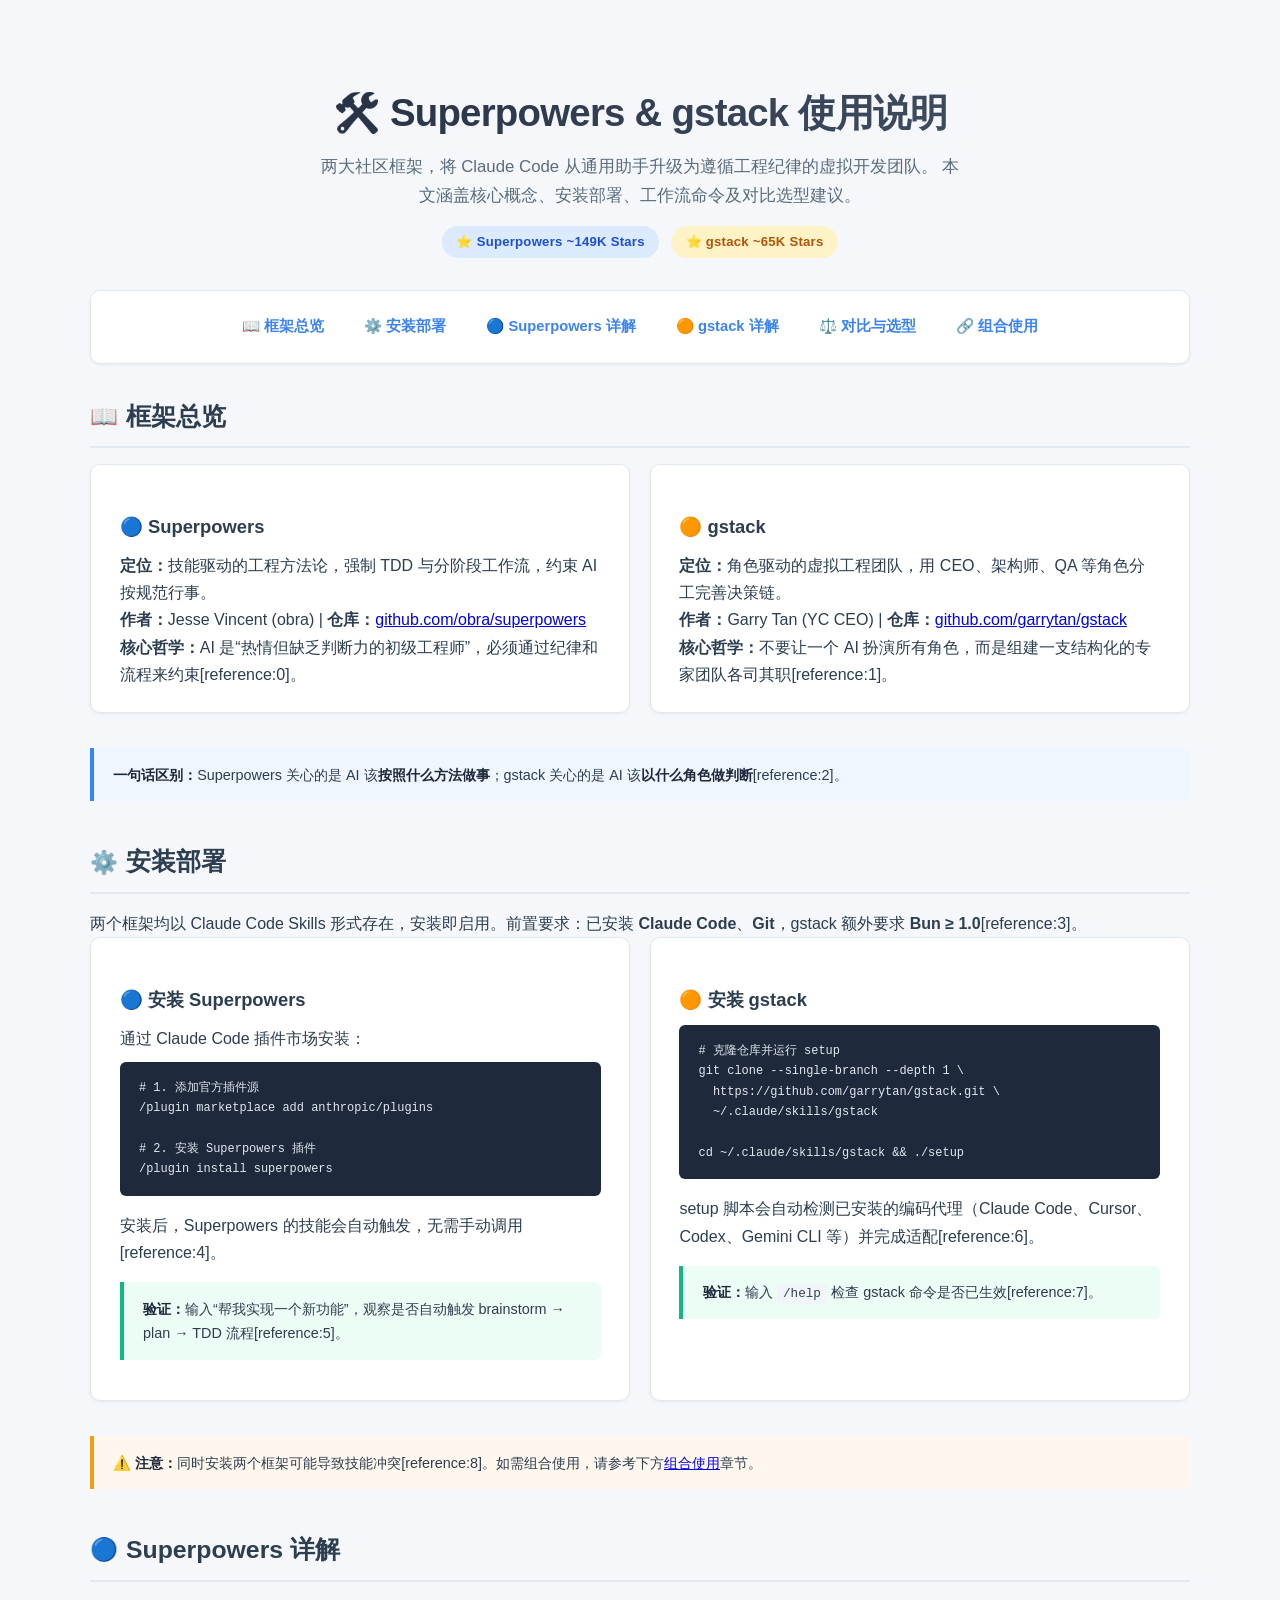
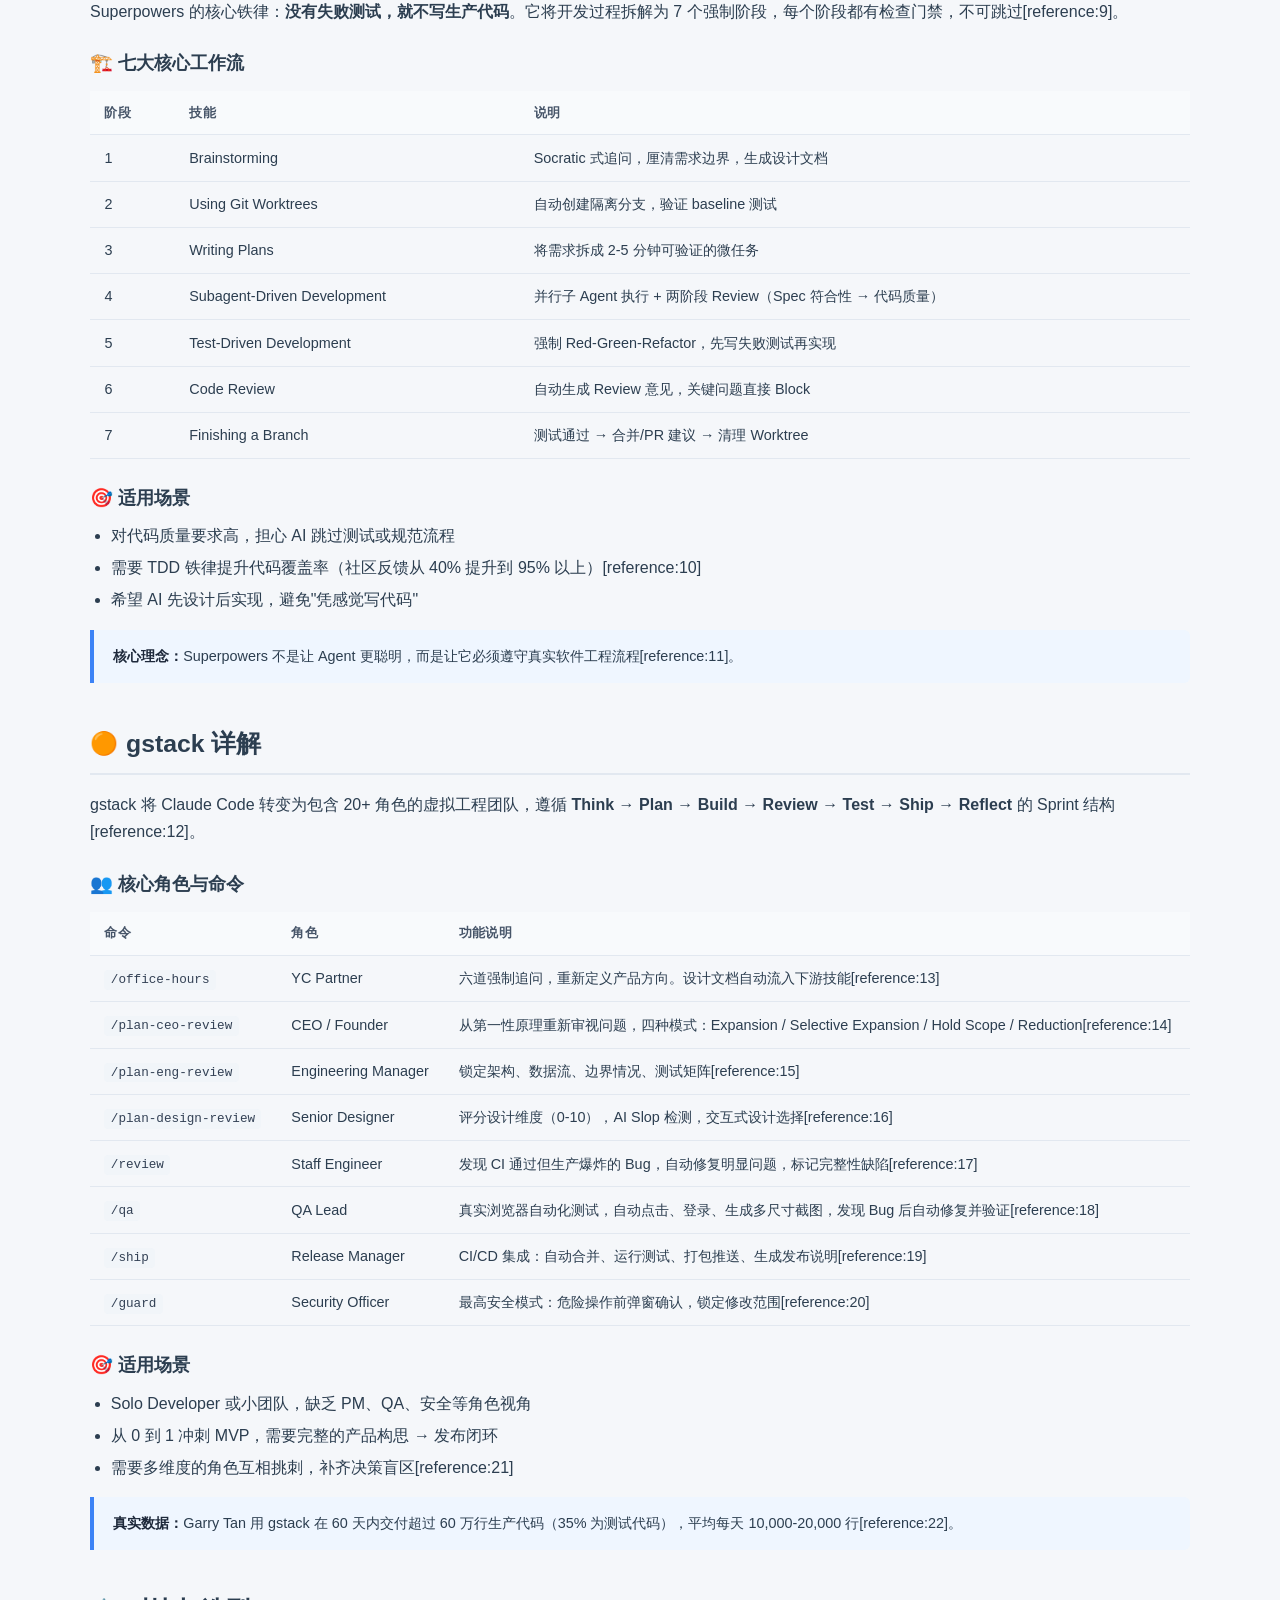
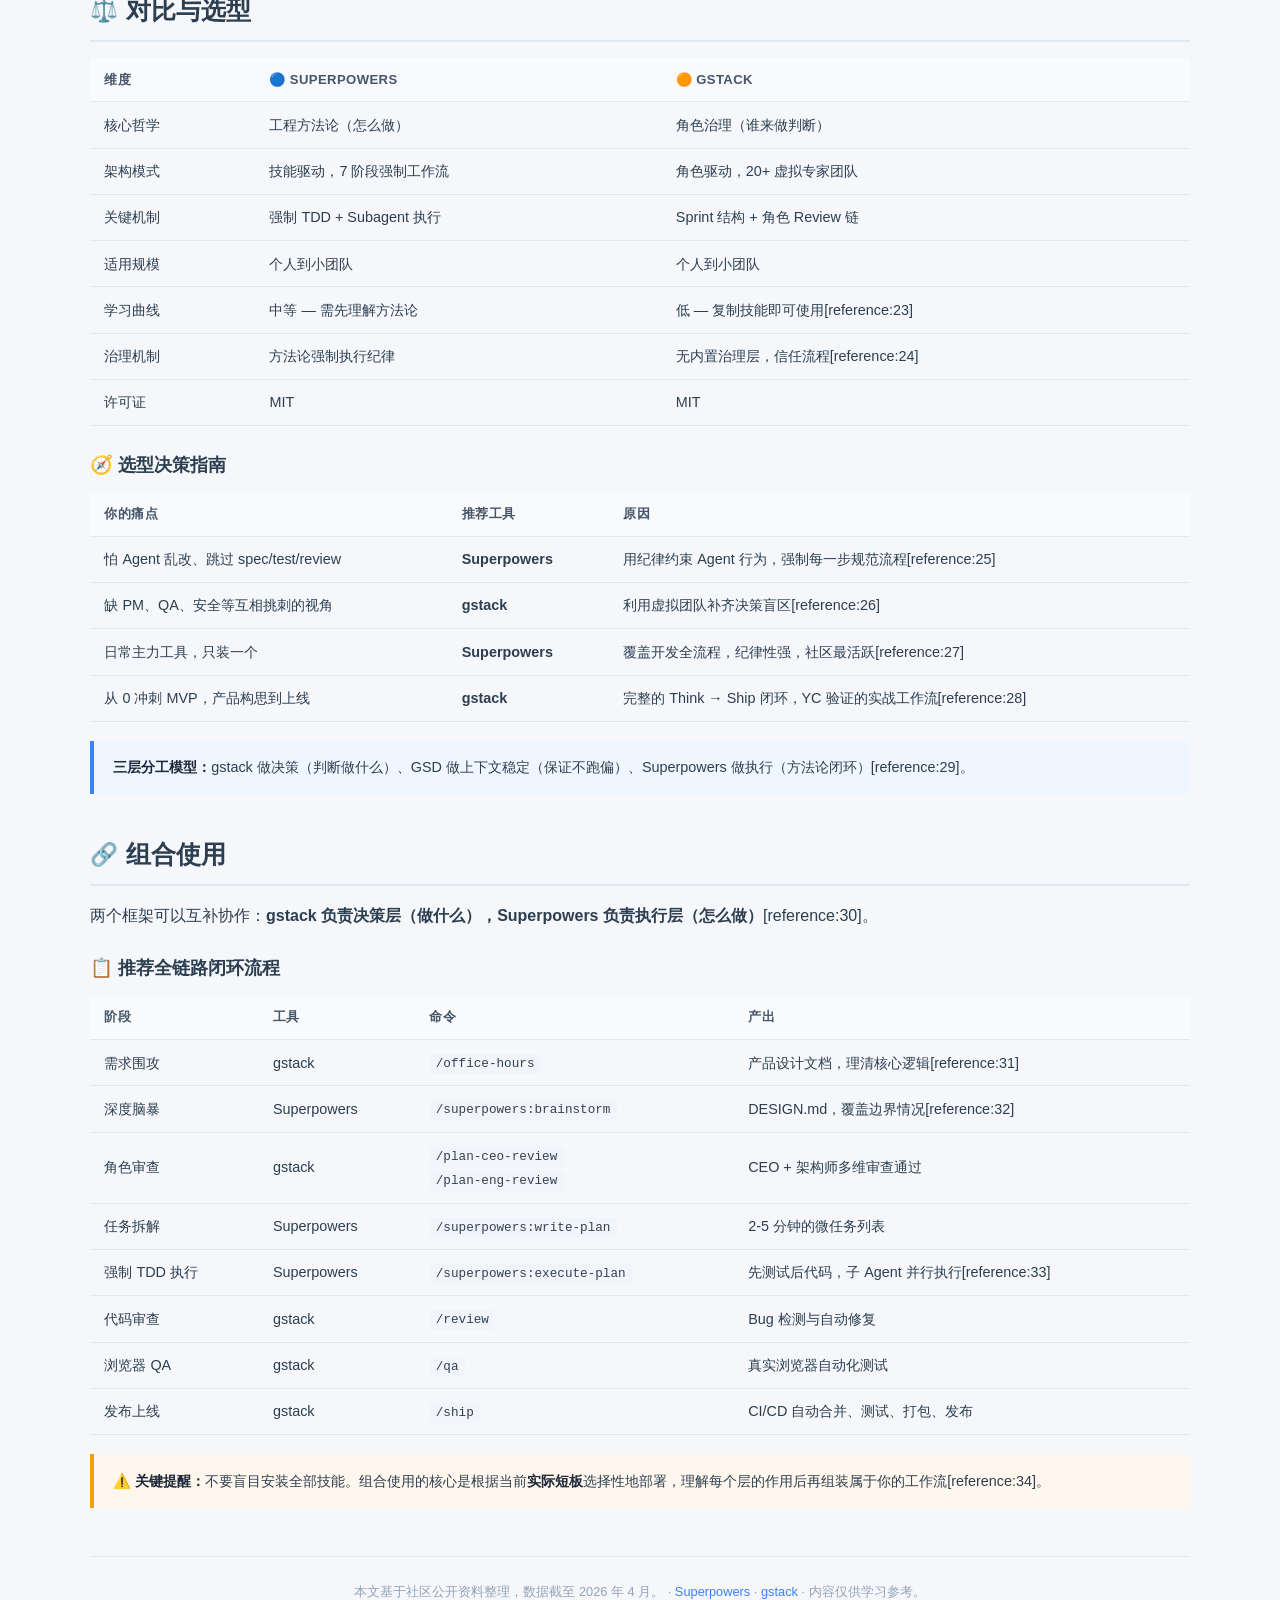
<file: Superpowers 和gstack 使用说明.html>
<!DOCTYPE html>
<html lang="zh-CN">
<head>
    <meta charset="UTF-8">
    <meta name="viewport" content="width=device-width, initial-scale=1.0">
    <title>Superpowers & gstack 使用说明</title>
    <style>
        :root {
            --bg: #f5f7fa;
            --card-bg: #ffffff;
            --text: #2c3e50;
            --text-secondary: #5a6c7d;
            --border: #e2e8f0;
            --primary: #3b82f6;
            --primary-light: #eff6ff;
            --accent-orange: #f59e0b;
            --accent-green: #10b981;
            --accent-purple: #8b5cf6;
            --shadow-sm: 0 1px 3px rgba(0, 0, 0, 0.06);
            --shadow-md: 0 4px 12px rgba(0, 0, 0, 0.08);
            --radius: 10px;
            --radius-sm: 6px;
            --transition: 0.2s ease;
        }

        * {
            box-sizing: border-box;
            margin: 0;
            padding: 0;
        }

        body {
            font-family: -apple-system, BlinkMacSystemFont, "Segoe UI", Roboto, "Helvetica Neue", Arial, "Noto Sans SC", sans-serif;
            background: var(--bg);
            color: var(--text);
            line-height: 1.7;
            padding: 2rem 1rem;
        }

        .container {
            max-width: 1100px;
            margin: 0 auto;
        }

        /* Header */
        .hero {
            text-align: center;
            padding: 3rem 1rem 2rem;
        }
        .hero h1 {
            font-size: 2.4rem;
            font-weight: 700;
            letter-spacing: -0.02em;
            background: linear-gradient(135deg, #1e293b 0%, #475569 100%);
            -webkit-background-clip: text;
            -webkit-text-fill-color: transparent;
            background-clip: text;
            margin-bottom: 0.5rem;
        }
        .hero .subtitle {
            font-size: 1.05rem;
            color: var(--text-secondary);
            max-width: 650px;
            margin: 0 auto;
        }
        .hero .badge-row {
            display: flex;
            justify-content: center;
            gap: 0.75rem;
            flex-wrap: wrap;
            margin-top: 1rem;
        }
        .badge {
            display: inline-block;
            padding: 0.3rem 0.9rem;
            border-radius: 20px;
            font-size: 0.82rem;
            font-weight: 600;
            letter-spacing: 0.02em;
        }
        .badge-super {
            background: #dbeafe;
            color: #1d4ed8;
        }
        .badge-gstack {
            background: #fef3c7;
            color: #b45309;
        }

        /* Nav */
        .nav-card {
            background: var(--card-bg);
            border-radius: var(--radius);
            box-shadow: var(--shadow-sm);
            padding: 1.2rem 1.6rem;
            margin-bottom: 2rem;
            display: flex;
            gap: 1.5rem;
            flex-wrap: wrap;
            justify-content: center;
            border: 1px solid var(--border);
        }
        .nav-card a {
            text-decoration: none;
            color: var(--primary);
            font-weight: 600;
            font-size: 0.92rem;
            padding: 0.25rem 0.5rem;
            border-radius: var(--radius-sm);
            transition: var(--transition);
        }
        .nav-card a:hover {
            background: var(--primary-light);
        }

        /* Sections */
        section {
            margin-bottom: 2.5rem;
        }
        section h2 {
            font-size: 1.55rem;
            font-weight: 700;
            margin-bottom: 1rem;
            padding-bottom: 0.5rem;
            border-bottom: 2px solid var(--border);
            display: flex;
            align-items: center;
            gap: 0.5rem;
        }
        section h2 .icon {
            font-size: 1.4rem;
        }
        section h3 {
            font-size: 1.15rem;
            font-weight: 600;
            margin: 1.4rem 0 0.6rem;
        }

        /* Cards */
        .card {
            background: var(--card-bg);
            border-radius: var(--radius);
            box-shadow: var(--shadow-sm);
            padding: 1.5rem 1.8rem;
            margin-bottom: 1.2rem;
            border: 1px solid var(--border);
            transition: var(--transition);
        }
        .card:hover {
            box-shadow: var(--shadow-md);
        }
        .card-grid {
            display: grid;
            grid-template-columns: 1fr 1fr;
            gap: 1.2rem;
        }
        @media (max-width: 768px) {
            .card-grid {
                grid-template-columns: 1fr;
            }
            .hero h1 {
                font-size: 1.8rem;
            }
        }

        /* Code blocks */
        pre {
            background: #1e293b;
            color: #e2e8f0;
            border-radius: var(--radius-sm);
            padding: 1rem 1.2rem;
            font-size: 0.85rem;
            overflow-x: auto;
            line-height: 1.5;
            margin: 0.6rem 0 1rem;
            font-family: "SF Mono", "Fira Code", "Cascadia Code", monospace;
        }
        code {
            background: #f1f5f9;
            padding: 0.15rem 0.4rem;
            border-radius: 4px;
            font-size: 0.88em;
            font-family: "SF Mono", "Fira Code", "Cascadia Code", monospace;
            color: #334155;
        }
        pre code {
            background: transparent;
            padding: 0;
            color: #e2e8f0;
        }

        /* Tables */
        table {
            width: 100%;
            border-collapse: collapse;
            margin: 0.8rem 0 1.2rem;
            font-size: 0.9rem;
        }
        th,
        td {
            text-align: left;
            padding: 0.65rem 0.9rem;
            border-bottom: 1px solid var(--border);
        }
        th {
            background: #f8fafc;
            font-weight: 700;
            color: #475569;
            font-size: 0.82rem;
            text-transform: uppercase;
            letter-spacing: 0.03em;
        }
        tr:hover td {
            background: #fafcfd;
        }

        /* Lists */
        ul,
        ol {
            padding-left: 1.3rem;
            margin: 0.5rem 0;
        }
        li {
            margin-bottom: 0.3rem;
        }

        /* Callout */
        .callout {
            border-left: 4px solid var(--primary);
            background: var(--primary-light);
            padding: 0.9rem 1.2rem;
            border-radius: 0 var(--radius-sm) var(--radius-sm) 0;
            margin: 1rem 0;
            font-size: 0.9rem;
        }
        .callout.warn {
            border-left-color: var(--accent-orange);
            background: #fff7ed;
        }
        .callout.success {
            border-left-color: var(--accent-green);
            background: #ecfdf5;
        }
        .callout strong {
            color: #1e293b;
        }

        /* Footer */
        footer {
            text-align: center;
            color: #94a3b8;
            font-size: 0.8rem;
            margin-top: 3rem;
            padding-top: 1.5rem;
            border-top: 1px solid var(--border);
        }
        footer a {
            color: var(--primary);
            text-decoration: none;
        }
    </style>
</head>
<body>
    <div class="container">

        <!-- Hero -->
        <header class="hero">
            <h1>🛠️ Superpowers &amp; gstack 使用说明</h1>
            <p class="subtitle">
                两大社区框架，将 Claude Code 从通用助手升级为遵循工程纪律的虚拟开发团队。
                本文涵盖核心概念、安装部署、工作流命令及对比选型建议。
            </p>
            <div class="badge-row">
                <span class="badge badge-super">⭐ Superpowers ~149K Stars</span>
                <span class="badge badge-gstack">⭐ gstack ~65K Stars</span>
            </div>
        </header>

        <!-- Nav -->
        <nav class="nav-card">
            <a href="#overview">📖 框架总览</a>
            <a href="#install">⚙️ 安装部署</a>
            <a href="#superpowers">🔵 Superpowers 详解</a>
            <a href="#gstack">🟠 gstack 详解</a>
            <a href="#compare">⚖️ 对比与选型</a>
            <a href="#combine">🔗 组合使用</a>
        </nav>

        <!-- ==================== 框架总览 ==================== -->
        <section id="overview">
            <h2><span class="icon">📖</span> 框架总览</h2>

            <div class="card-grid">
                <div class="card">
                    <h3>🔵 Superpowers</h3>
                    <p><strong>定位：</strong>技能驱动的工程方法论，强制 TDD 与分阶段工作流，约束 AI 按规范行事。</p>
                    <p><strong>作者：</strong>Jesse Vincent (obra) | <strong>仓库：</strong><a href="https://github.com/obra/superpowers" target="_blank">github.com/obra/superpowers</a></p>
                    <p><strong>核心哲学：</strong>AI 是“热情但缺乏判断力的初级工程师”，必须通过纪律和流程来约束[reference:0]。</p>
                </div>
                <div class="card">
                    <h3>🟠 gstack</h3>
                    <p><strong>定位：</strong>角色驱动的虚拟工程团队，用 CEO、架构师、QA 等角色分工完善决策链。</p>
                    <p><strong>作者：</strong>Garry Tan (YC CEO) | <strong>仓库：</strong><a href="https://github.com/garrytan/gstack" target="_blank">github.com/garrytan/gstack</a></p>
                    <p><strong>核心哲学：</strong>不要让一个 AI 扮演所有角色，而是组建一支结构化的专家团队各司其职[reference:1]。</p>
                </div>
            </div>

            <div class="callout">
                <strong>一句话区别：</strong>Superpowers 关心的是 AI 该<strong>按照什么方法做事</strong>；gstack 关心的是 AI 该<strong>以什么角色做判断</strong>[reference:2]。
            </div>
        </section>

        <!-- ==================== 安装部署 ==================== -->
        <section id="install">
            <h2><span class="icon">⚙️</span> 安装部署</h2>
            <p>两个框架均以 Claude Code Skills 形式存在，安装即启用。前置要求：已安装 <strong>Claude Code</strong>、<strong>Git</strong>，gstack 额外要求 <strong>Bun ≥ 1.0</strong>[reference:3]。</p>

            <div class="card-grid">
                <div class="card">
                    <h3>🔵 安装 Superpowers</h3>
                    <p>通过 Claude Code 插件市场安装：</p>
                    <pre><code># 1. 添加官方插件源
/plugin marketplace add anthropic/plugins

# 2. 安装 Superpowers 插件
/plugin install superpowers</code></pre>
                    <p>安装后，Superpowers 的技能会自动触发，无需手动调用[reference:4]。</p>
                    <div class="callout success">
                        <strong>验证：</strong>输入“帮我实现一个新功能”，观察是否自动触发 brainstorm → plan → TDD 流程[reference:5]。
                    </div>
                </div>
                <div class="card">
                    <h3>🟠 安装 gstack</h3>
                    <pre><code># 克隆仓库并运行 setup
git clone --single-branch --depth 1 \
  https://github.com/garrytan/gstack.git \
  ~/.claude/skills/gstack

cd ~/.claude/skills/gstack && ./setup</code></pre>
                    <p>setup 脚本会自动检测已安装的编码代理（Claude Code、Cursor、Codex、Gemini CLI 等）并完成适配[reference:6]。</p>
                    <div class="callout success">
                        <strong>验证：</strong>输入 <code>/help</code> 检查 gstack 命令是否已生效[reference:7]。
                    </div>
                </div>
            </div>

            <div class="callout warn">
                <strong>⚠️ 注意：</strong>同时安装两个框架可能导致技能冲突[reference:8]。如需组合使用，请参考下方<a href="#combine">组合使用</a>章节。
            </div>
        </section>

        <!-- ==================== Superpowers 详解 ==================== -->
        <section id="superpowers">
            <h2><span class="icon">🔵</span> Superpowers 详解</h2>
            <p>Superpowers 的核心铁律：<strong>没有失败测试，就不写生产代码</strong>。它将开发过程拆解为 7 个强制阶段，每个阶段都有检查门禁，不可跳过[reference:9]。</p>

            <h3>🏗️ 七大核心工作流</h3>
            <table>
                <thead>
                    <tr>
                        <th>阶段</th>
                        <th>技能</th>
                        <th>说明</th>
                    </tr>
                </thead>
                <tbody>
                    <tr>
                        <td>1</td>
                        <td>Brainstorming</td>
                        <td>Socratic 式追问，厘清需求边界，生成设计文档</td>
                    </tr>
                    <tr>
                        <td>2</td>
                        <td>Using Git Worktrees</td>
                        <td>自动创建隔离分支，验证 baseline 测试</td>
                    </tr>
                    <tr>
                        <td>3</td>
                        <td>Writing Plans</td>
                        <td>将需求拆成 2-5 分钟可验证的微任务</td>
                    </tr>
                    <tr>
                        <td>4</td>
                        <td>Subagent-Driven Development</td>
                        <td>并行子 Agent 执行 + 两阶段 Review（Spec 符合性 → 代码质量）</td>
                    </tr>
                    <tr>
                        <td>5</td>
                        <td>Test-Driven Development</td>
                        <td>强制 Red-Green-Refactor，先写失败测试再实现</td>
                    </tr>
                    <tr>
                        <td>6</td>
                        <td>Code Review</td>
                        <td>自动生成 Review 意见，关键问题直接 Block</td>
                    </tr>
                    <tr>
                        <td>7</td>
                        <td>Finishing a Branch</td>
                        <td>测试通过 → 合并/PR 建议 → 清理 Worktree</td>
                    </tr>
                </tbody>
            </table>

            <h3>🎯 适用场景</h3>
            <ul>
                <li>对代码质量要求高，担心 AI 跳过测试或规范流程</li>
                <li>需要 TDD 铁律提升代码覆盖率（社区反馈从 40% 提升到 95% 以上）[reference:10]</li>
                <li>希望 AI 先设计后实现，避免"凭感觉写代码"</li>
            </ul>

            <div class="callout">
                <strong>核心理念：</strong>Superpowers 不是让 Agent 更聪明，而是让它必须遵守真实软件工程流程[reference:11]。
            </div>
        </section>

        <!-- ==================== gstack 详解 ==================== -->
        <section id="gstack">
            <h2><span class="icon">🟠</span> gstack 详解</h2>
            <p>gstack 将 Claude Code 转变为包含 20+ 角色的虚拟工程团队，遵循 <strong>Think → Plan → Build → Review → Test → Ship → Reflect</strong> 的 Sprint 结构[reference:12]。</p>

            <h3>👥 核心角色与命令</h3>
            <table>
                <thead>
                    <tr>
                        <th>命令</th>
                        <th>角色</th>
                        <th>功能说明</th>
                    </tr>
                </thead>
                <tbody>
                    <tr>
                        <td><code>/office-hours</code></td>
                        <td>YC Partner</td>
                        <td>六道强制追问，重新定义产品方向。设计文档自动流入下游技能[reference:13]</td>
                    </tr>
                    <tr>
                        <td><code>/plan-ceo-review</code></td>
                        <td>CEO / Founder</td>
                        <td>从第一性原理重新审视问题，四种模式：Expansion / Selective Expansion / Hold Scope / Reduction[reference:14]</td>
                    </tr>
                    <tr>
                        <td><code>/plan-eng-review</code></td>
                        <td>Engineering Manager</td>
                        <td>锁定架构、数据流、边界情况、测试矩阵[reference:15]</td>
                    </tr>
                    <tr>
                        <td><code>/plan-design-review</code></td>
                        <td>Senior Designer</td>
                        <td>评分设计维度（0-10），AI Slop 检测，交互式设计选择[reference:16]</td>
                    </tr>
                    <tr>
                        <td><code>/review</code></td>
                        <td>Staff Engineer</td>
                        <td>发现 CI 通过但生产爆炸的 Bug，自动修复明显问题，标记完整性缺陷[reference:17]</td>
                    </tr>
                    <tr>
                        <td><code>/qa</code></td>
                        <td>QA Lead</td>
                        <td>真实浏览器自动化测试，自动点击、登录、生成多尺寸截图，发现 Bug 后自动修复并验证[reference:18]</td>
                    </tr>
                    <tr>
                        <td><code>/ship</code></td>
                        <td>Release Manager</td>
                        <td>CI/CD 集成：自动合并、运行测试、打包推送、生成发布说明[reference:19]</td>
                    </tr>
                    <tr>
                        <td><code>/guard</code></td>
                        <td>Security Officer</td>
                        <td>最高安全模式：危险操作前弹窗确认，锁定修改范围[reference:20]</td>
                    </tr>
                </tbody>
            </table>

            <h3>🎯 适用场景</h3>
            <ul>
                <li>Solo Developer 或小团队，缺乏 PM、QA、安全等角色视角</li>
                <li>从 0 到 1 冲刺 MVP，需要完整的产品构思 → 发布闭环</li>
                <li>需要多维度的角色互相挑刺，补齐决策盲区[reference:21]</li>
            </ul>

            <div class="callout">
                <strong>真实数据：</strong>Garry Tan 用 gstack 在 60 天内交付超过 60 万行生产代码（35% 为测试代码），平均每天 10,000-20,000 行[reference:22]。
            </div>
        </section>

        <!-- ==================== 对比与选型 ==================== -->
        <section id="compare">
            <h2><span class="icon">⚖️</span> 对比与选型</h2>

            <table>
                <thead>
                    <tr>
                        <th>维度</th>
                        <th>🔵 Superpowers</th>
                        <th>🟠 gstack</th>
                    </tr>
                </thead>
                <tbody>
                    <tr>
                        <td>核心哲学</td>
                        <td>工程方法论（怎么做）</td>
                        <td>角色治理（谁来做判断）</td>
                    </tr>
                    <tr>
                        <td>架构模式</td>
                        <td>技能驱动，7 阶段强制工作流</td>
                        <td>角色驱动，20+ 虚拟专家团队</td>
                    </tr>
                    <tr>
                        <td>关键机制</td>
                        <td>强制 TDD + Subagent 执行</td>
                        <td>Sprint 结构 + 角色 Review 链</td>
                    </tr>
                    <tr>
                        <td>适用规模</td>
                        <td>个人到小团队</td>
                        <td>个人到小团队</td>
                    </tr>
                    <tr>
                        <td>学习曲线</td>
                        <td>中等 — 需先理解方法论</td>
                        <td>低 — 复制技能即可使用[reference:23]</td>
                    </tr>
                    <tr>
                        <td>治理机制</td>
                        <td>方法论强制执行纪律</td>
                        <td>无内置治理层，信任流程[reference:24]</td>
                    </tr>
                    <tr>
                        <td>许可证</td>
                        <td>MIT</td>
                        <td>MIT</td>
                    </tr>
                </tbody>
            </table>

            <h3>🧭 选型决策指南</h3>
            <table>
                <thead>
                    <tr>
                        <th>你的痛点</th>
                        <th>推荐工具</th>
                        <th>原因</th>
                    </tr>
                </thead>
                <tbody>
                    <tr>
                        <td>怕 Agent 乱改、跳过 spec/test/review</td>
                        <td><strong>Superpowers</strong></td>
                        <td>用纪律约束 Agent 行为，强制每一步规范流程[reference:25]</td>
                    </tr>
                    <tr>
                        <td>缺 PM、QA、安全等互相挑刺的视角</td>
                        <td><strong>gstack</strong></td>
                        <td>利用虚拟团队补齐决策盲区[reference:26]</td>
                    </tr>
                    <tr>
                        <td>日常主力工具，只装一个</td>
                        <td><strong>Superpowers</strong></td>
                        <td>覆盖开发全流程，纪律性强，社区最活跃[reference:27]</td>
                    </tr>
                    <tr>
                        <td>从 0 冲刺 MVP，产品构思到上线</td>
                        <td><strong>gstack</strong></td>
                        <td>完整的 Think → Ship 闭环，YC 验证的实战工作流[reference:28]</td>
                    </tr>
                </tbody>
            </table>

            <div class="callout">
                <strong>三层分工模型：</strong>gstack 做决策（判断做什么）、GSD 做上下文稳定（保证不跑偏）、Superpowers 做执行（方法论闭环）[reference:29]。
            </div>
        </section>

        <!-- ==================== 组合使用 ==================== -->
        <section id="combine">
            <h2><span class="icon">🔗</span> 组合使用</h2>
            <p>两个框架可以互补协作：<strong>gstack 负责决策层（做什么），Superpowers 负责执行层（怎么做）</strong>[reference:30]。</p>

            <h3>📋 推荐全链路闭环流程</h3>
            <table>
                <thead>
                    <tr>
                        <th>阶段</th>
                        <th>工具</th>
                        <th>命令</th>
                        <th>产出</th>
                    </tr>
                </thead>
                <tbody>
                    <tr>
                        <td>需求围攻</td>
                        <td>gstack</td>
                        <td><code>/office-hours</code></td>
                        <td>产品设计文档，理清核心逻辑[reference:31]</td>
                    </tr>
                    <tr>
                        <td>深度脑暴</td>
                        <td>Superpowers</td>
                        <td><code>/superpowers:brainstorm</code></td>
                        <td>DESIGN.md，覆盖边界情况[reference:32]</td>
                    </tr>
                    <tr>
                        <td>角色审查</td>
                        <td>gstack</td>
                        <td><code>/plan-ceo-review</code><br><code>/plan-eng-review</code></td>
                        <td>CEO + 架构师多维审查通过</td>
                    </tr>
                    <tr>
                        <td>任务拆解</td>
                        <td>Superpowers</td>
                        <td><code>/superpowers:write-plan</code></td>
                        <td>2-5 分钟的微任务列表</td>
                    </tr>
                    <tr>
                        <td>强制 TDD 执行</td>
                        <td>Superpowers</td>
                        <td><code>/superpowers:execute-plan</code></td>
                        <td>先测试后代码，子 Agent 并行执行[reference:33]</td>
                    </tr>
                    <tr>
                        <td>代码审查</td>
                        <td>gstack</td>
                        <td><code>/review</code></td>
                        <td>Bug 检测与自动修复</td>
                    </tr>
                    <tr>
                        <td>浏览器 QA</td>
                        <td>gstack</td>
                        <td><code>/qa</code></td>
                        <td>真实浏览器自动化测试</td>
                    </tr>
                    <tr>
                        <td>发布上线</td>
                        <td>gstack</td>
                        <td><code>/ship</code></td>
                        <td>CI/CD 自动合并、测试、打包、发布</td>
                    </tr>
                </tbody>
            </table>

            <div class="callout warn">
                <strong>⚠️ 关键提醒：</strong>不要盲目安装全部技能。组合使用的核心是根据当前<strong>实际短板</strong>选择性地部署，理解每个层的作用后再组装属于你的工作流[reference:34]。
            </div>
        </section>

        <footer>
            <p>
                本文基于社区公开资料整理，数据截至 2026 年 4 月。
                · <a href="https://github.com/obra/superpowers" target="_blank">Superpowers</a>
                · <a href="https://github.com/garrytan/gstack" target="_blank">gstack</a>
                · 内容仅供学习参考。
            </p>
        </footer>
    </div>
</body>
</html>
</file>
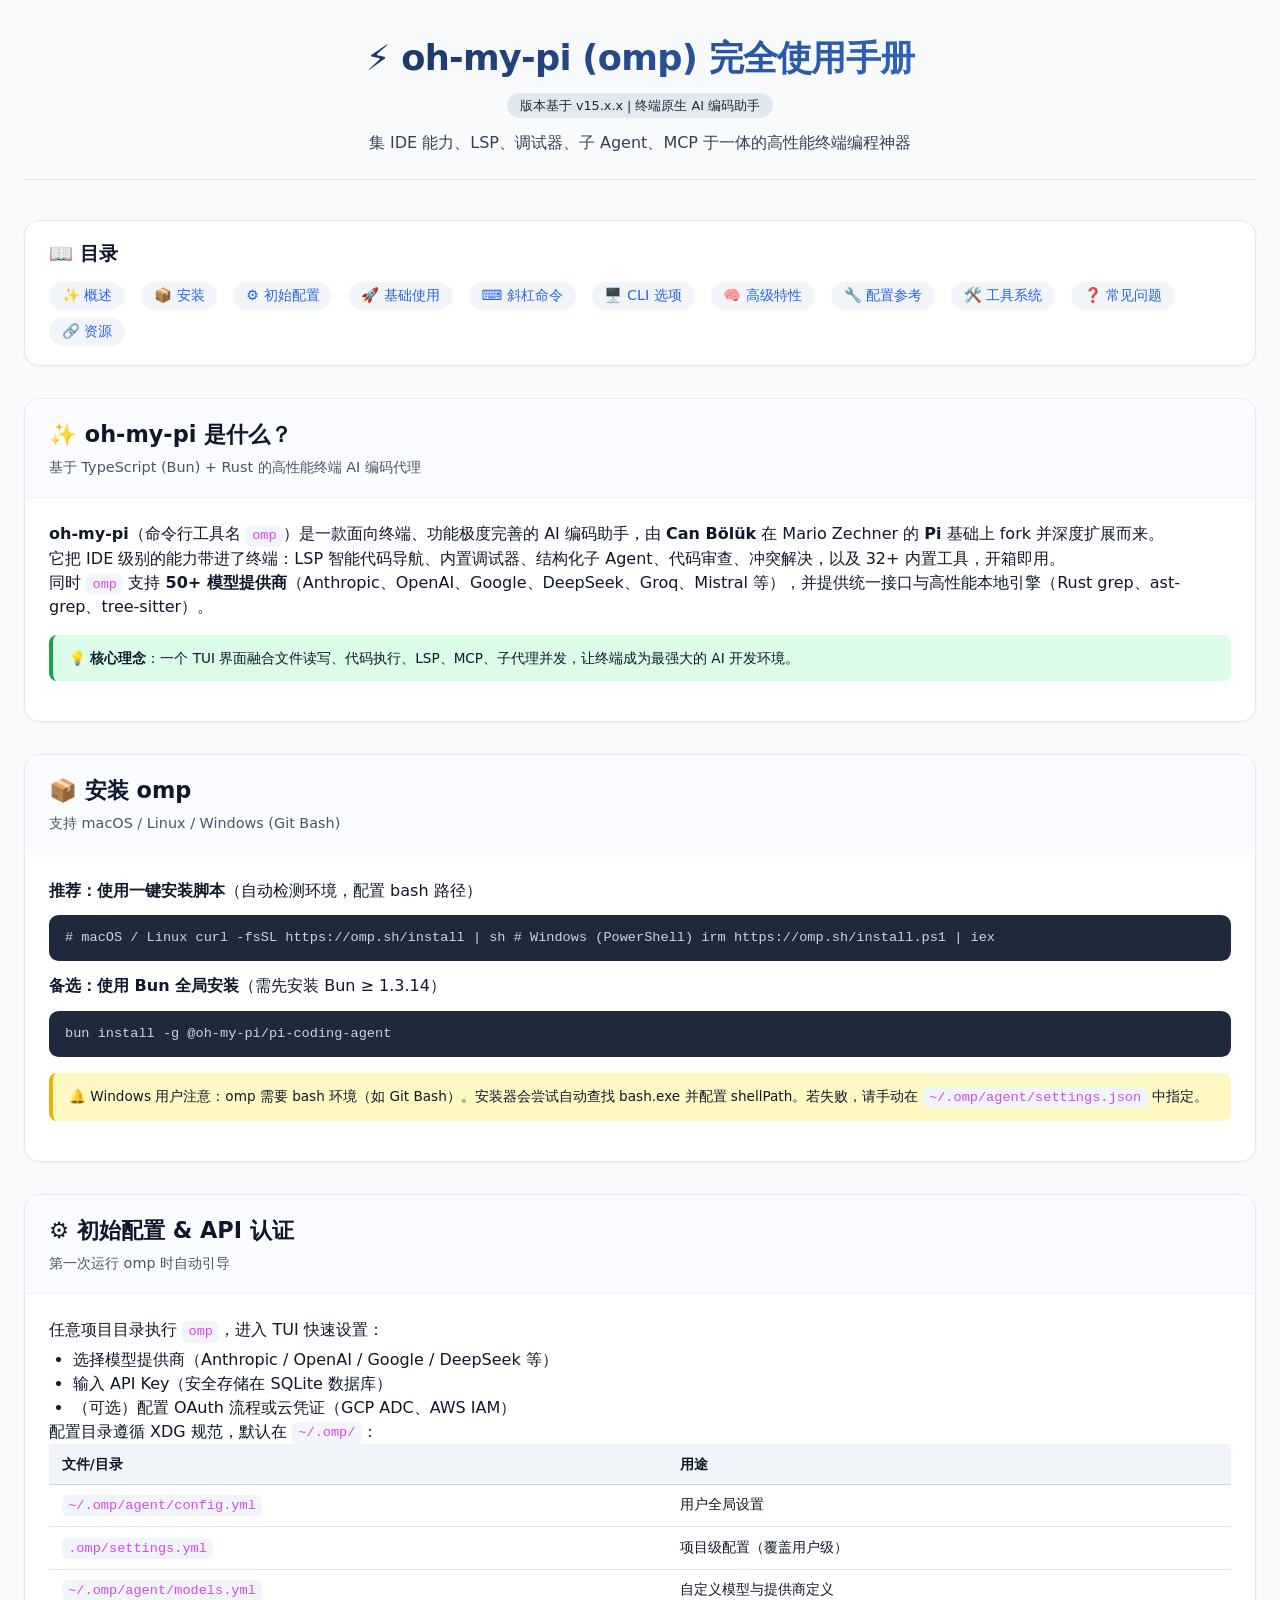
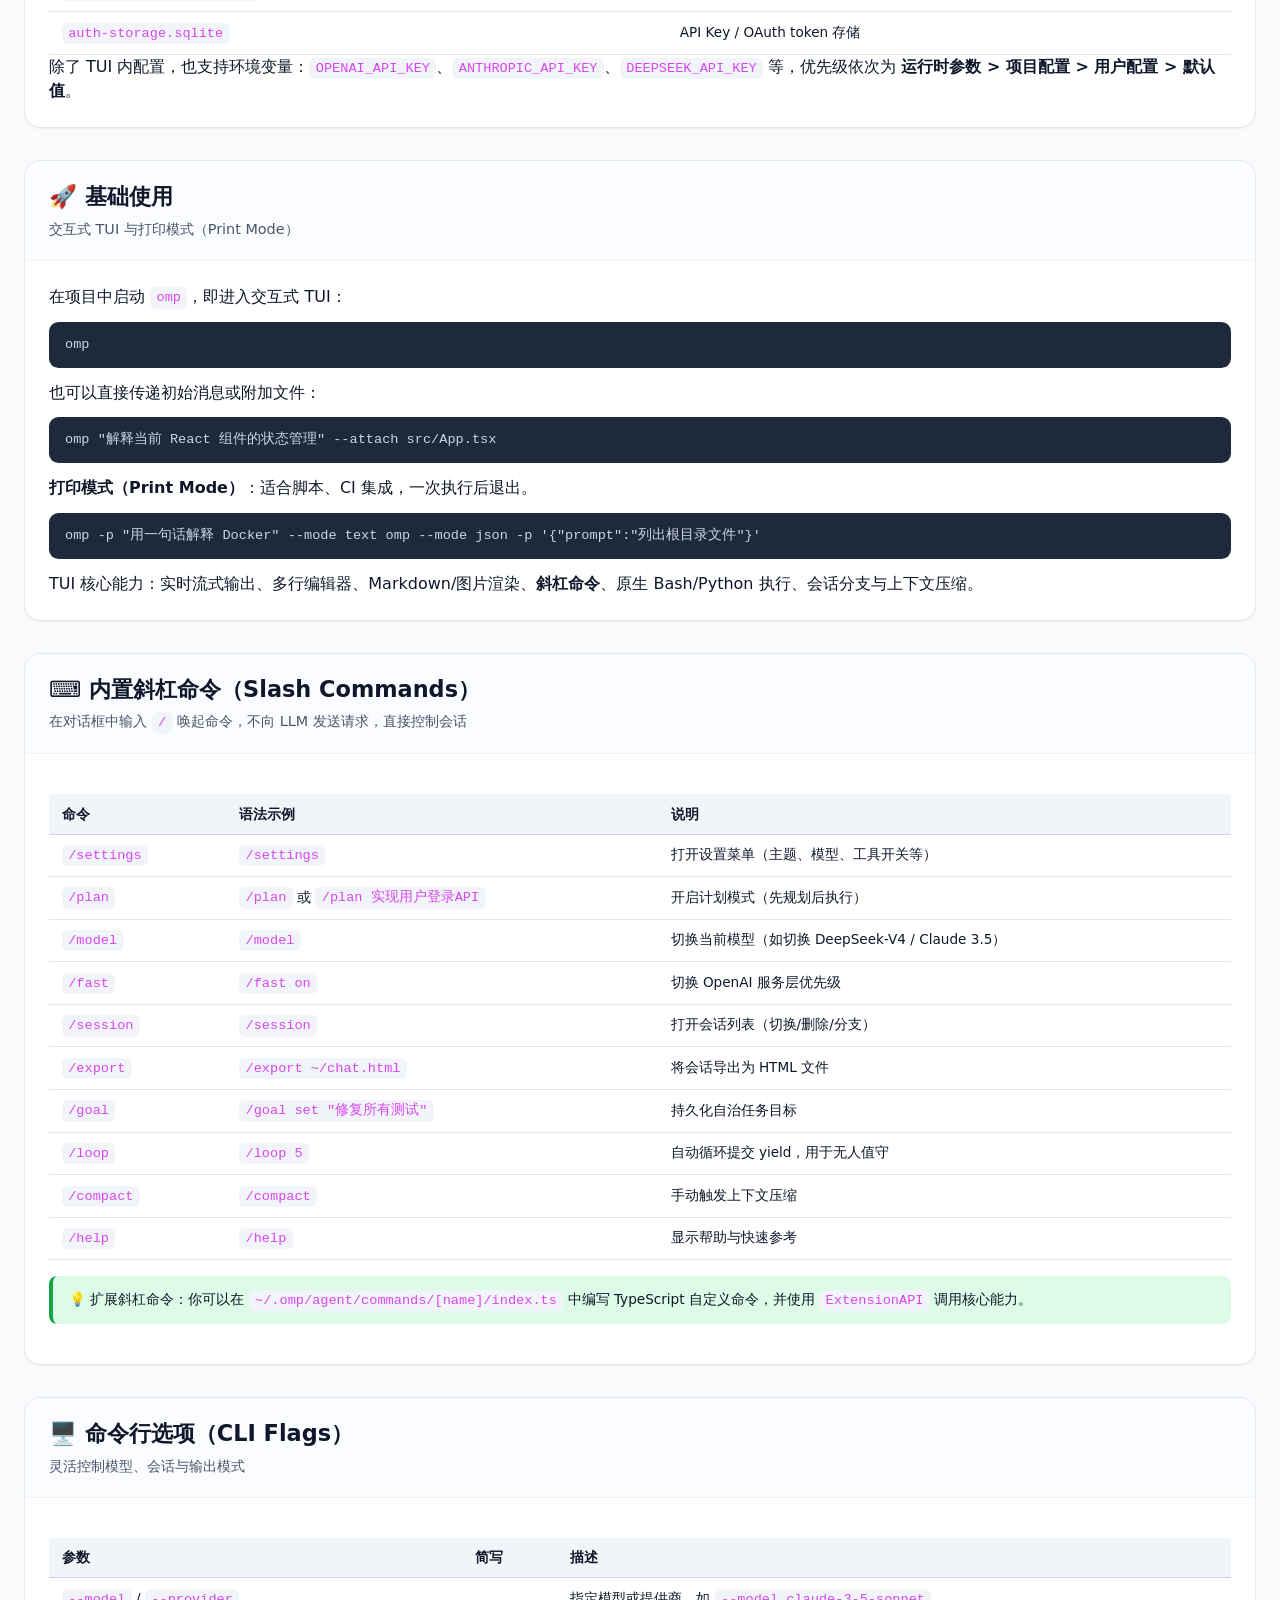
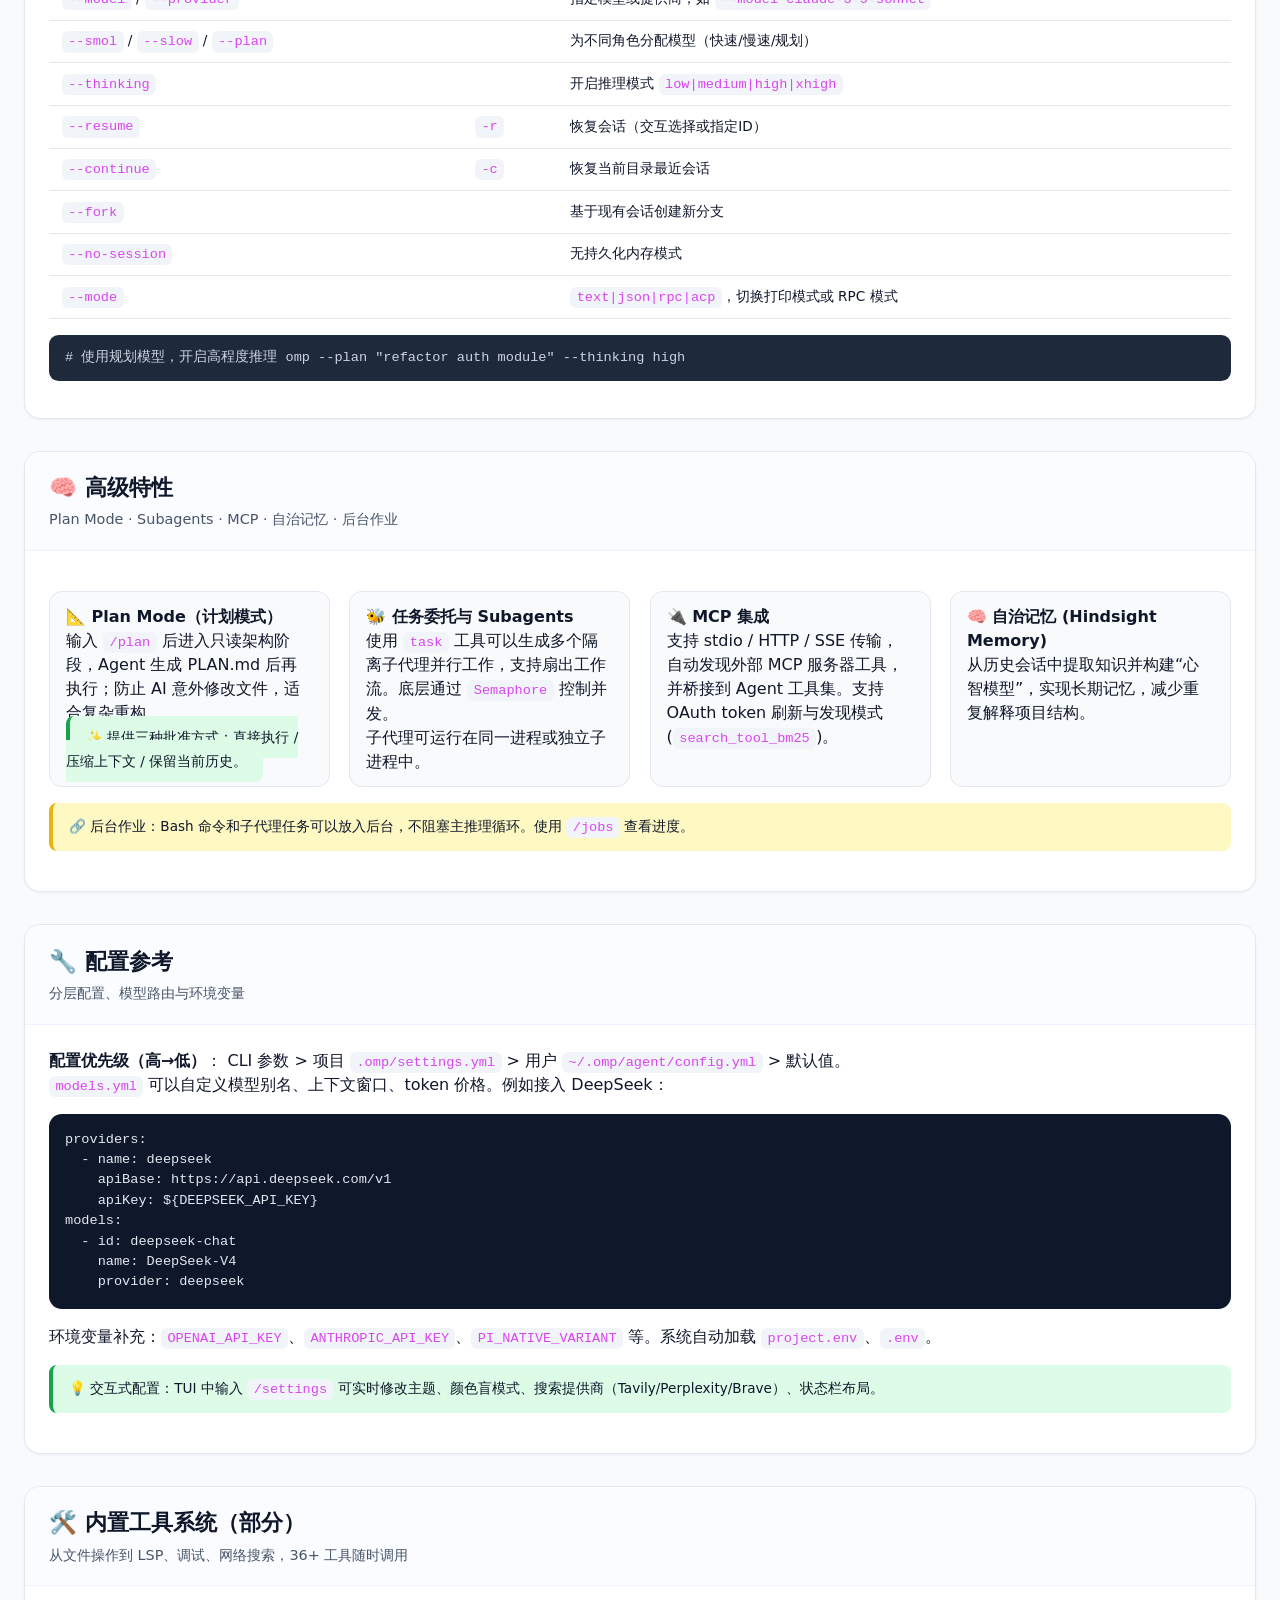
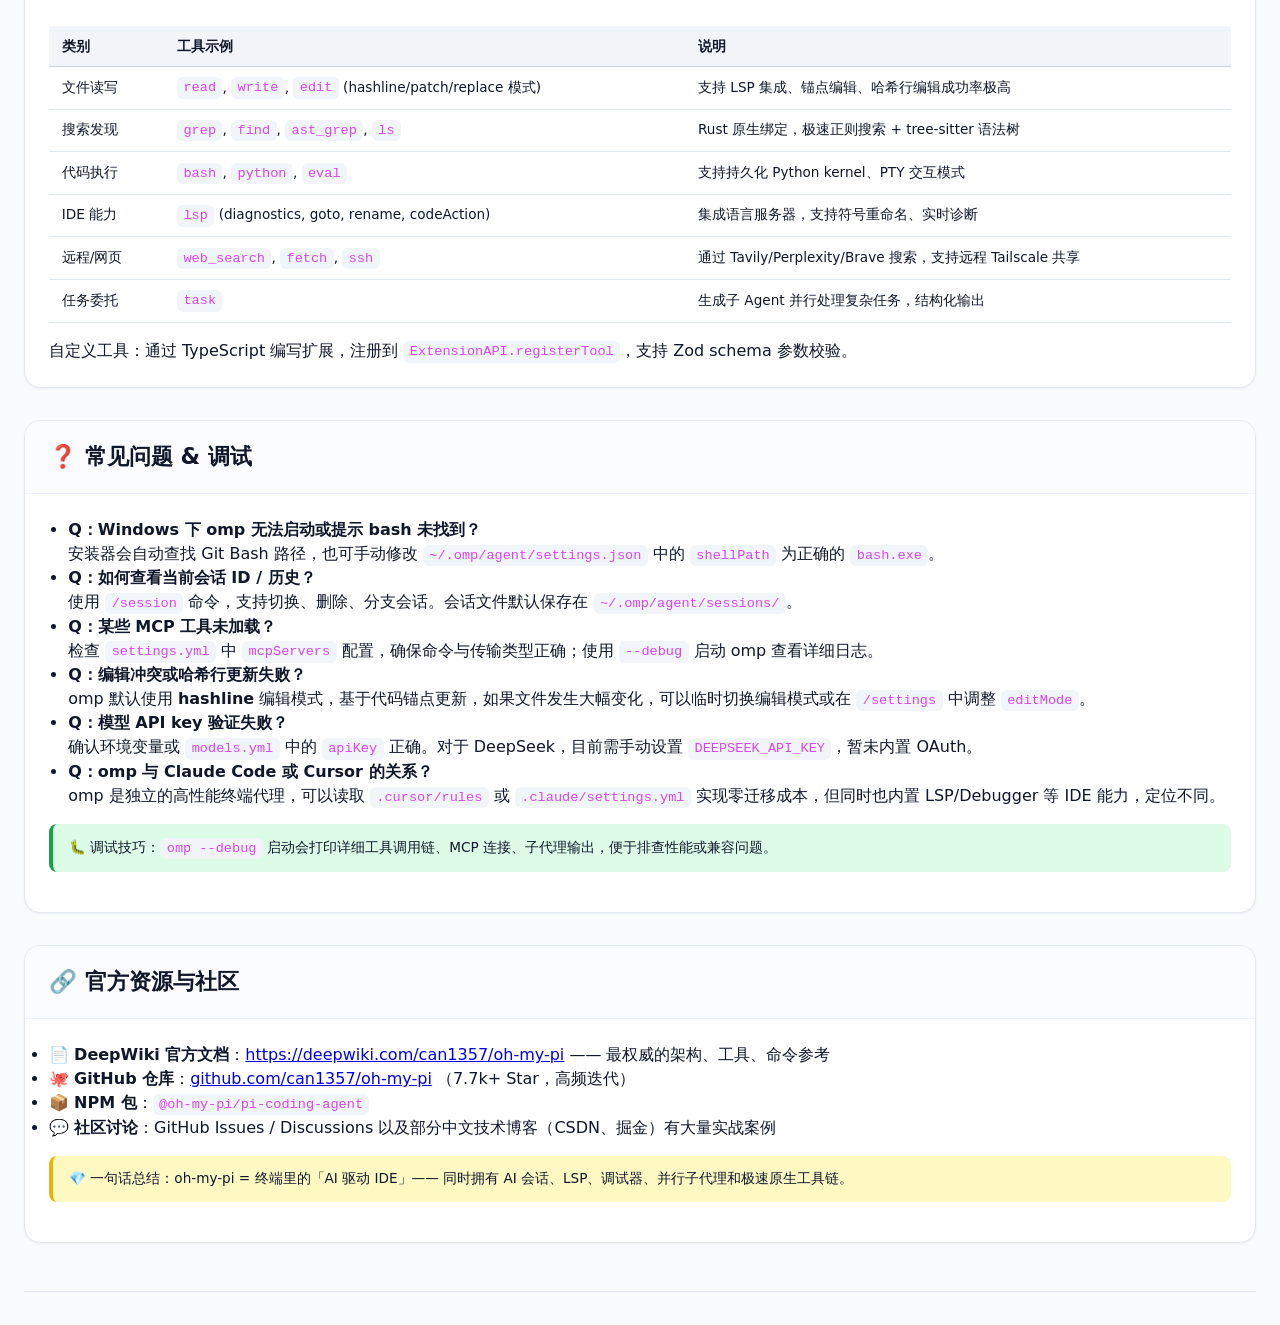
<file: docs/ohmypi说明.html>
<!DOCTYPE html>
<html lang="zh-CN">
<head>
    <meta charset="UTF-8">
    <meta name="viewport" content="width=device-width, initial-scale=1.0, viewport-fit=cover">
    <title>oh-my-pi (omp) 完全使用手册 | 终端 AI 编程助手</title>
    <style>
        * {
            margin: 0;
            padding: 0;
            box-sizing: border-box;
        }
        body {
            font-family: system-ui, -apple-system, 'Segoe UI', 'Roboto', 'Noto Sans', sans-serif;
            background: #f8fafc;
            color: #0f172a;
            line-height: 1.5;
            scroll-behavior: smooth;
        }
        .container {
            max-width: 1280px;
            margin: 0 auto;
            padding: 2rem 1.5rem;
        }
        /* Header */
        .header {
            text-align: center;
            margin-bottom: 2.5rem;
            border-bottom: 1px solid #e2e8f0;
            padding-bottom: 1.5rem;
        }
        .header h1 {
            font-size: 2.2rem;
            font-weight: 700;
            background: linear-gradient(135deg, #0f172a, #3b82f6);
            background-clip: text;
            -webkit-background-clip: text;
            color: transparent;
            letter-spacing: -0.02em;
        }
        .header .badge {
            background: #e2e8f0;
            color: #1e293b;
            padding: 0.2rem 0.8rem;
            border-radius: 20px;
            font-size: 0.8rem;
            font-weight: 500;
            display: inline-block;
            margin-top: 0.5rem;
        }
        /* 导航 TOC */
        .toc {
            background: white;
            border-radius: 1rem;
            box-shadow: 0 1px 3px rgba(0,0,0,0.05);
            padding: 1.2rem 1.5rem;
            margin-bottom: 2rem;
            border: 1px solid #e2e8f0;
        }
        .toc h2 {
            font-size: 1.2rem;
            margin-bottom: 0.8rem;
            color: #0f172a;
        }
        .toc-grid {
            display: flex;
            flex-wrap: wrap;
            gap: 0.5rem 1rem;
        }
        .toc a {
            color: #2563eb;
            text-decoration: none;
            font-size: 0.9rem;
            background: #f1f5f9;
            padding: 0.2rem 0.8rem;
            border-radius: 20px;
            transition: all 0.1s ease;
        }
        .toc a:hover {
            background: #e0e7ff;
            color: #1d4ed8;
        }
        /* 卡片布局 */
        .card {
            background: white;
            border-radius: 1rem;
            box-shadow: 0 1px 2px rgba(0,0,0,0.05);
            margin-bottom: 2rem;
            border: 1px solid #e2e8f0;
            overflow: hidden;
        }
        .card-header {
            padding: 1.2rem 1.5rem;
            border-bottom: 1px solid #eef2ff;
            background: #fafcff;
        }
        .card-header h2 {
            font-size: 1.4rem;
            font-weight: 600;
            color: #0f172a;
            display: flex;
            align-items: center;
            gap: 0.5rem;
        }
        .card-header p {
            color: #475569;
            margin-top: 0.3rem;
            font-size: 0.9rem;
        }
        .card-body {
            padding: 1.5rem;
        }
        /* 表格样式 */
        .table-wrapper {
            overflow-x: auto;
            margin: 1rem 0;
        }
        table {
            width: 100%;
            border-collapse: collapse;
            font-size: 0.85rem;
        }
        th {
            background: #f1f5f9;
            text-align: left;
            padding: 0.6rem 0.8rem;
            font-weight: 600;
            border-bottom: 1px solid #cbd5e1;
        }
        td {
            padding: 0.6rem 0.8rem;
            border-bottom: 1px solid #e2e8f0;
            vertical-align: top;
        }
        code {
            background: #f1f5f9;
            padding: 0.2rem 0.4rem;
            border-radius: 6px;
            font-family: 'JetBrains Mono', 'Fira Code', monospace;
            font-size: 0.85rem;
            color: #d946ef;
        }
        pre {
            background: #0f172a;
            color: #e2e8f0;
            padding: 1rem;
            border-radius: 0.8rem;
            overflow-x: auto;
            font-size: 0.8rem;
            margin: 1rem 0;
        }
        pre code {
            background: transparent;
            color: inherit;
            padding: 0;
            font-family: monospace;
        }
        .cmd-block {
            background: #1e293b;
            color: #cbd5e1;
            padding: 0.8rem 1rem;
            border-radius: 0.6rem;
            margin: 0.8rem 0;
            font-family: monospace;
            font-size: 0.85rem;
            overflow-x: auto;
        }
        .note {
            background: #fef9c3;
            border-left: 4px solid #eab308;
            padding: 0.8rem 1rem;
            border-radius: 0.5rem;
            margin: 1rem 0;
            font-size: 0.85rem;
        }
        .tip {
            background: #dcfce7;
            border-left: 4px solid #16a34a;
            padding: 0.8rem 1rem;
            border-radius: 0.5rem;
            margin: 1rem 0;
            font-size: 0.85rem;
        }
        .grid-2col {
            display: grid;
            grid-template-columns: repeat(auto-fit, minmax(280px, 1fr));
            gap: 1.2rem;
            margin: 1rem 0;
        }
        .feature-box {
            background: #f8fafc;
            padding: 0.8rem 1rem;
            border-radius: 0.8rem;
            border: 1px solid #e2e8f0;
        }
        footer {
            margin-top: 3rem;
            text-align: center;
            font-size: 0.8rem;
            color: #64748b;
            border-top: 1px solid #e2e8f0;
            padding-top: 2rem;
        }
        @media (max-width: 640px) {
            .container {
                padding: 1rem;
            }
            .card-header h2 {
                font-size: 1.2rem;
            }
        }
    </style>
</head>
<body>
<div class="container">
    <div class="header">
        <h1>⚡ oh-my-pi (omp) 完全使用手册</h1>
        <div class="badge">版本基于 v15.x.x | 终端原生 AI 编码助手</div>
        <p style="margin-top: 0.8rem; color: #334155;">集 IDE 能力、LSP、调试器、子 Agent、MCP 于一体的高性能终端编程神器</p>
    </div>
    
    <!-- 目录 -->
    <div class="toc">
        <h2>📖 目录</h2>
        <div class="toc-grid">
            <a href="#intro">✨ 概述</a>
            <a href="#install">📦 安装</a>
            <a href="#setup">⚙️ 初始配置</a>
            <a href="#basicusage">🚀 基础使用</a>
            <a href="#slash">⌨️ 斜杠命令</a>
            <a href="#clioptions">🖥️ CLI 选项</a>
            <a href="#adv">🧠 高级特性</a>
            <a href="#config">🔧 配置参考</a>
            <a href="#tools">🛠️ 工具系统</a>
            <a href="#faq">❓ 常见问题</a>
            <a href="#resources">🔗 资源</a>
        </div>
    </div>
    
    <!-- 1. 概述 -->
    <div id="intro" class="card">
        <div class="card-header">
            <h2>✨ oh-my-pi 是什么？</h2>
            <p>基于 TypeScript (Bun) + Rust 的高性能终端 AI 编码代理</p>
        </div>
        <div class="card-body">
            <p><strong>oh-my-pi</strong>（命令行工具名 <code>omp</code>）是一款面向终端、功能极度完善的 AI 编码助手，由 <strong>Can Bölük</strong> 在 Mario Zechner 的 <strong>Pi</strong> 基础上 fork 并深度扩展而来。<br>
            它把 IDE 级别的能力带进了终端：LSP 智能代码导航、内置调试器、结构化子 Agent、代码审查、冲突解决，以及 32+ 内置工具，开箱即用。<br>
            同时 <code>omp</code> 支持 <strong>50+ 模型提供商</strong>（Anthropic、OpenAI、Google、DeepSeek、Groq、Mistral 等），并提供统一接口与高性能本地引擎（Rust grep、ast-grep、tree-sitter）。</p>
            <div class="tip">
                💡 <strong>核心理念</strong>：一个 TUI 界面融合文件读写、代码执行、LSP、MCP、子代理并发，让终端成为最强大的 AI 开发环境。
            </div>
        </div>
    </div>
    
    <!-- 2. 安装 -->
    <div id="install" class="card">
        <div class="card-header">
            <h2>📦 安装 omp</h2>
            <p>支持 macOS / Linux / Windows (Git Bash)</p>
        </div>
        <div class="card-body">
            <p><strong>推荐：使用一键安装脚本</strong>（自动检测环境，配置 bash 路径）</p>
            <div class="cmd-block"># macOS / Linux
curl -fsSL https://omp.sh/install | sh

# Windows (PowerShell)
irm https://omp.sh/install.ps1 | iex</div>
            <p><strong>备选：使用 Bun 全局安装</strong>（需先安装 Bun ≥ 1.3.14）</p>
            <div class="cmd-block">bun install -g @oh-my-pi/pi-coding-agent</div>
            <div class="note">
                🔔 Windows 用户注意：omp 需要 bash 环境（如 Git Bash）。安装器会尝试自动查找 bash.exe 并配置 shellPath。若失败，请手动在 <code>~/.omp/agent/settings.json</code> 中指定。
            </div>
        </div>
    </div>
    
    <!-- 3. 初始配置与认证 -->
    <div id="setup" class="card">
        <div class="card-header">
            <h2>⚙️ 初始配置 &amp; API 认证</h2>
            <p>第一次运行 omp 时自动引导</p>
        </div>
        <div class="card-body">
            <p>任意项目目录执行 <code>omp</code>，进入 TUI 快速设置：</p>
            <ul style="margin-left: 1.5rem; margin-top: 0.3rem;">
                <li>选择模型提供商（Anthropic / OpenAI / Google / DeepSeek 等）</li>
                <li>输入 API Key（安全存储在 SQLite 数据库）</li>
                <li>（可选）配置 OAuth 流程或云凭证（GCP ADC、AWS IAM）</li>
            </ul>
            <p>配置目录遵循 XDG 规范，默认在 <code>~/.omp/</code>：</p>
            <table>
                <thead><tr><th>文件/目录</th><th>用途</th></tr></thead>
                <tbody>
                    <tr><td><code>~/.omp/agent/config.yml</code></td><td>用户全局设置</td></tr>
                    <tr><td><code>.omp/settings.yml</code></td><td>项目级配置（覆盖用户级）</td></tr>
                    <tr><td><code>~/.omp/agent/models.yml</code></td><td>自定义模型与提供商定义</td></tr>
                    <tr><td><code>auth-storage.sqlite</code></td><td>API Key / OAuth token 存储</td></tr>
                </tbody>
            </table>
            <p>除了 TUI 内配置，也支持环境变量：<code>OPENAI_API_KEY</code>、<code>ANTHROPIC_API_KEY</code>、<code>DEEPSEEK_API_KEY</code> 等，优先级依次为 <strong>运行时参数 > 项目配置 > 用户配置 > 默认值</strong>。</p>
        </div>
    </div>
    
    <!-- 4. 基础使用 -->
    <div id="basicusage" class="card">
        <div class="card-header">
            <h2>🚀 基础使用</h2>
            <p>交互式 TUI 与打印模式（Print Mode）</p>
        </div>
        <div class="card-body">
            <p>在项目中启动 <code>omp</code>，即进入交互式 TUI：</p>
            <div class="cmd-block">omp</div>
            <p>也可以直接传递初始消息或附加文件：</p>
            <div class="cmd-block">omp "解释当前 React 组件的状态管理" --attach src/App.tsx</div>
            <p><strong>打印模式（Print Mode）</strong>：适合脚本、CI 集成，一次执行后退出。</p>
            <div class="cmd-block">omp -p "用一句话解释 Docker" --mode text
omp --mode json -p '{"prompt":"列出根目录文件"}'</div>
            <p>TUI 核心能力：实时流式输出、多行编辑器、Markdown/图片渲染、<strong>斜杠命令</strong>、原生 Bash/Python 执行、会话分支与上下文压缩。</p>
        </div>
    </div>
    
    <!-- 5. 斜杠命令大全 -->
    <div id="slash" class="card">
        <div class="card-header">
            <h2>⌨️ 内置斜杠命令（Slash Commands）</h2>
            <p>在对话框中输入 <code>/</code> 唤起命令，不向 LLM 发送请求，直接控制会话</p>
        </div>
        <div class="card-body">
            <div class="table-wrapper">
                <table>
                    <thead><tr><th>命令</th><th>语法示例</th><th>说明</th></tr></thead>
                    <tbody>
                        <tr><td><code>/settings</code></td><td><code>/settings</code></td><td>打开设置菜单（主题、模型、工具开关等）</td></tr>
                        <tr><td><code>/plan</code></td><td><code>/plan</code> 或 <code>/plan 实现用户登录API</code></td><td>开启计划模式（先规划后执行）</td></tr>
                        <tr><td><code>/model</code></td><td><code>/model</code></td><td>切换当前模型（如切换 DeepSeek-V4 / Claude 3.5）</td></tr>
                        <tr><td><code>/fast</code></td><td><code>/fast on</code></td><td>切换 OpenAI 服务层优先级</td></tr>
                        <tr><td><code>/session</code></td><td><code>/session</code></td><td>打开会话列表（切换/删除/分支）</td></tr>
                        <tr><td><code>/export</code></td><td><code>/export ~/chat.html</code></td><td>将会话导出为 HTML 文件</td></tr>
                        <tr><td><code>/goal</code></td><td><code>/goal set "修复所有测试"</code></td><td>持久化自治任务目标</td></tr>
                        <tr><td><code>/loop</code></td><td><code>/loop 5</code></td><td>自动循环提交 yield，用于无人值守</td></tr>
                        <tr><td><code>/compact</code></td><td><code>/compact</code></td><td>手动触发上下文压缩</td></tr>
                        <tr><td><code>/help</code></td><td><code>/help</code></td><td>显示帮助与快速参考</td></tr>
                    </tbody>
                </table>
            </div>
            <div class="tip">💡 扩展斜杠命令：你可以在 <code>~/.omp/agent/commands/[name]/index.ts</code> 中编写 TypeScript 自定义命令，并使用 <code>ExtensionAPI</code> 调用核心能力。</div>
        </div>
    </div>
    
    <!-- 6. CLI 命令行选项 -->
    <div id="clioptions" class="card">
        <div class="card-header">
            <h2>🖥️ 命令行选项（CLI Flags）</h2>
            <p>灵活控制模型、会话与输出模式</p>
        </div>
        <div class="card-body">
            <div class="table-wrapper">
                <table>
                    <thead><tr><th>参数</th><th>简写</th><th>描述</th></tr></thead>
                    <tbody>
                        <tr><td><code>--model</code> / <code>--provider</code></td><td></td><td>指定模型或提供商，如 <code>--model claude-3-5-sonnet</code></td></tr>
                        <tr><td><code>--smol</code> / <code>--slow</code> / <code>--plan</code></td><td></td><td>为不同角色分配模型（快速/慢速/规划）</td></tr>
                        <tr><td><code>--thinking</code></td><td></td><td>开启推理模式 <code>low|medium|high|xhigh</code></td></tr>
                        <tr><td><code>--resume</code></td><td><code>-r</code></td><td>恢复会话（交互选择或指定ID）</td></tr>
                        <tr><td><code>--continue</code></td><td><code>-c</code></td><td>恢复当前目录最近会话</td></tr>
                        <tr><td><code>--fork</code></td><td></td><td>基于现有会话创建新分支</td></tr>
                        <tr><td><code>--no-session</code></td><td></td><td>无持久化内存模式</td></tr>
                        <tr><td><code>--mode</code></td><td></td><td><code>text|json|rpc|acp</code>，切换打印模式或 RPC 模式</td></tr>
                    </tbody>
                </table>
            </div>
            <div class="cmd-block"># 使用规划模型，开启高程度推理
omp --plan "refactor auth module" --thinking high</div>
        </div>
    </div>
    
    <!-- 7. 高级特性 -->
    <div id="adv" class="card">
        <div class="card-header">
            <h2>🧠 高级特性</h2>
            <p>Plan Mode · Subagents · MCP · 自治记忆 · 后台作业</p>
        </div>
        <div class="card-body">
            <div class="grid-2col">
                <div class="feature-box">
                    <strong>📐 Plan Mode（计划模式）</strong><br>
                    输入 <code>/plan</code> 后进入只读架构阶段，Agent 生成 PLAN.md 后再执行；防止 AI 意外修改文件，适合复杂重构。<br>
                    <span class="tip">✨ 提供三种批准方式：直接执行 / 压缩上下文 / 保留当前历史。</span>
                </div>
                <div class="feature-box">
                    <strong>🐝 任务委托与 Subagents</strong><br>
                    使用 <code>task</code> 工具可以生成多个隔离子代理并行工作，支持扇出工作流。底层通过 <code>Semaphore</code> 控制并发。<br>
                    子代理可运行在同一进程或独立子进程中。
                </div>
                <div class="feature-box">
                    <strong>🔌 MCP 集成</strong><br>
                    支持 stdio / HTTP / SSE 传输，自动发现外部 MCP 服务器工具，并桥接到 Agent 工具集。支持 OAuth token 刷新与发现模式 (<code>search_tool_bm25</code>)。
                </div>
                <div class="feature-box">
                    <strong>🧠 自治记忆 (Hindsight Memory)</strong><br>
                    从历史会话中提取知识并构建“心智模型”，实现长期记忆，减少重复解释项目结构。
                </div>
            </div>
            <div class="note">
                🔗 后台作业：Bash 命令和子代理任务可以放入后台，不阻塞主推理循环。使用 <code>/jobs</code> 查看进度。
            </div>
        </div>
    </div>
    
    <!-- 8. 配置参考 -->
    <div id="config" class="card">
        <div class="card-header">
            <h2>🔧 配置参考</h2>
            <p>分层配置、模型路由与环境变量</p>
        </div>
        <div class="card-body">
            <p><strong>配置优先级（高→低）</strong>： CLI 参数 > 项目 <code>.omp/settings.yml</code> > 用户 <code>~/.omp/agent/config.yml</code> > 默认值。</p>
            <p><code>models.yml</code> 可以自定义模型别名、上下文窗口、token 价格。例如接入 DeepSeek：</p>
            <pre><code>providers:
  - name: deepseek
    apiBase: https://api.deepseek.com/v1
    apiKey: ${DEEPSEEK_API_KEY}
models:
  - id: deepseek-chat
    name: DeepSeek-V4
    provider: deepseek</code></pre>
            <p>环境变量补充：<code>OPENAI_API_KEY</code>、<code>ANTHROPIC_API_KEY</code>、<code>PI_NATIVE_VARIANT</code> 等。系统自动加载 <code>project.env</code>、<code>.env</code>。</p>
            <div class="tip">
                💡 交互式配置：TUI 中输入 <code>/settings</code> 可实时修改主题、颜色盲模式、搜索提供商（Tavily/Perplexity/Brave）、状态栏布局。
            </div>
        </div>
    </div>
    
    <!-- 9. 工具系统一览 -->
    <div id="tools" class="card">
        <div class="card-header">
            <h2>🛠️ 内置工具系统（部分）</h2>
            <p>从文件操作到 LSP、调试、网络搜索，36+ 工具随时调用</p>
        </div>
        <div class="card-body">
            <div class="table-wrapper">
                <table>
                    <thead><tr><th>类别</th><th>工具示例</th><th>说明</th></tr></thead>
                    <tbody>
                        <tr><td>文件读写</td><td><code>read</code>, <code>write</code>, <code>edit</code> (hashline/patch/replace 模式)</td><td>支持 LSP 集成、锚点编辑、哈希行编辑成功率极高</td></tr>
                        <tr><td>搜索发现</td><td><code>grep</code>, <code>find</code>, <code>ast_grep</code>, <code>ls</code></td><td>Rust 原生绑定，极速正则搜索 + tree-sitter 语法树</td></tr>
                        <tr><td>代码执行</td><td><code>bash</code>, <code>python</code>, <code>eval</code></td><td>支持持久化 Python kernel、PTY 交互模式</td></tr>
                        <tr><td>IDE 能力</td><td><code>lsp</code> (diagnostics, goto, rename, codeAction)</td><td>集成语言服务器，支持符号重命名、实时诊断</td></tr>
                        <tr><td>远程/网页</td><td><code>web_search</code>, <code>fetch</code>, <code>ssh</code></td><td>通过 Tavily/Perplexity/Brave 搜索，支持远程 Tailscale 共享</td></tr>
                        <tr><td>任务委托</td><td><code>task</code></td><td>生成子 Agent 并行处理复杂任务，结构化输出</td></tr>
                    </tbody>
                </table>
            </div>
            <p>自定义工具：通过 TypeScript 编写扩展，注册到 <code>ExtensionAPI.registerTool</code>，支持 Zod schema 参数校验。</p>
        </div>
    </div>
    
    <!-- 10. 常见问题与故障排除 -->
    <div id="faq" class="card">
        <div class="card-header">
            <h2>❓ 常见问题 &amp; 调试</h2>
        </div>
        <div class="card-body">
            <ul style="margin-left: 1.2rem;">
                <li><strong>Q：Windows 下 omp 无法启动或提示 bash 未找到？</strong><br> 
                    安装器会自动查找 Git Bash 路径，也可手动修改 <code>~/.omp/agent/settings.json</code> 中的 <code>shellPath</code> 为正确的 <code>bash.exe</code>。</li>
                <li><strong>Q：如何查看当前会话 ID / 历史？</strong><br>
                    使用 <code>/session</code> 命令，支持切换、删除、分支会话。会话文件默认保存在 <code>~/.omp/agent/sessions/</code>。</li>
                <li><strong>Q：某些 MCP 工具未加载？</strong><br>
                    检查 <code>settings.yml</code> 中 <code>mcpServers</code> 配置，确保命令与传输类型正确；使用 <code>--debug</code> 启动 omp 查看详细日志。</li>
                <li><strong>Q：编辑冲突或哈希行更新失败？</strong><br>
                    omp 默认使用 <strong>hashline</strong> 编辑模式，基于代码锚点更新，如果文件发生大幅变化，可以临时切换编辑模式或在 <code>/settings</code> 中调整 <code>editMode</code>。</li>
                <li><strong>Q：模型 API key 验证失败？</strong><br>
                    确认环境变量或 <code>models.yml</code> 中的 <code>apiKey</code> 正确。对于 DeepSeek，目前需手动设置 <code>DEEPSEEK_API_KEY</code>，暂未内置 OAuth。</li>
                <li><strong>Q：omp 与 Claude Code 或 Cursor 的关系？</strong><br>
                    omp 是独立的高性能终端代理，可以读取 <code>.cursor/rules</code> 或 <code>.claude/settings.yml</code> 实现零迁移成本，但同时也内置 LSP/Debugger 等 IDE 能力，定位不同。</li>
            </ul>
            <div class="tip">
                🐛 调试技巧：<code>omp --debug</code> 启动会打印详细工具调用链、MCP 连接、子代理输出，便于排查性能或兼容问题。
            </div>
        </div>
    </div>
    
    <!-- 11. 进阶资源 -->
    <div id="resources" class="card">
        <div class="card-header">
            <h2>🔗 官方资源与社区</h2>
        </div>
        <div class="card-body">
            <ul>
                <li>📄 <strong>DeepWiki 官方文档</strong>：<a href="https://deepwiki.com/can1357/oh-my-pi" target="_blank">https://deepwiki.com/can1357/oh-my-pi</a> —— 最权威的架构、工具、命令参考</li>
                <li>🐙 <strong>GitHub 仓库</strong>：<a href="https://github.com/can1357/oh-my-pi" target="_blank">github.com/can1357/oh-my-pi</a> （7.7k+ Star，高频迭代）</li>
                <li>📦 <strong>NPM 包</strong>：<code>@oh-my-pi/pi-coding-agent</code></li>
                <li>💬 <strong>社区讨论</strong>：GitHub Issues / Discussions 以及部分中文技术博客（CSDN、掘金）有大量实战案例</li>
            </ul>
            <div class="note">
                💎 一句话总结：oh-my-pi = 终端里的「AI 驱动 IDE」—— 同时拥有 AI 会话、LSP、调试器、并行子代理和极速原生工具链。
            </div>
        </div>
    </div>
    
    <footer>
        <p>📘 使用说明基于 oh-my-pi (omp) v15.x.x 及 DeepWiki 官方内容，遵循开源协议。随时关注 GitHub 更新。</p>
        <p style="margin-top: 0.3rem;">编写 · 终端 AI 编码助手完全手册 | 让 AI 在命令行真正强大起来</p>
    </footer>
</div>
</body>
</html>
</file>
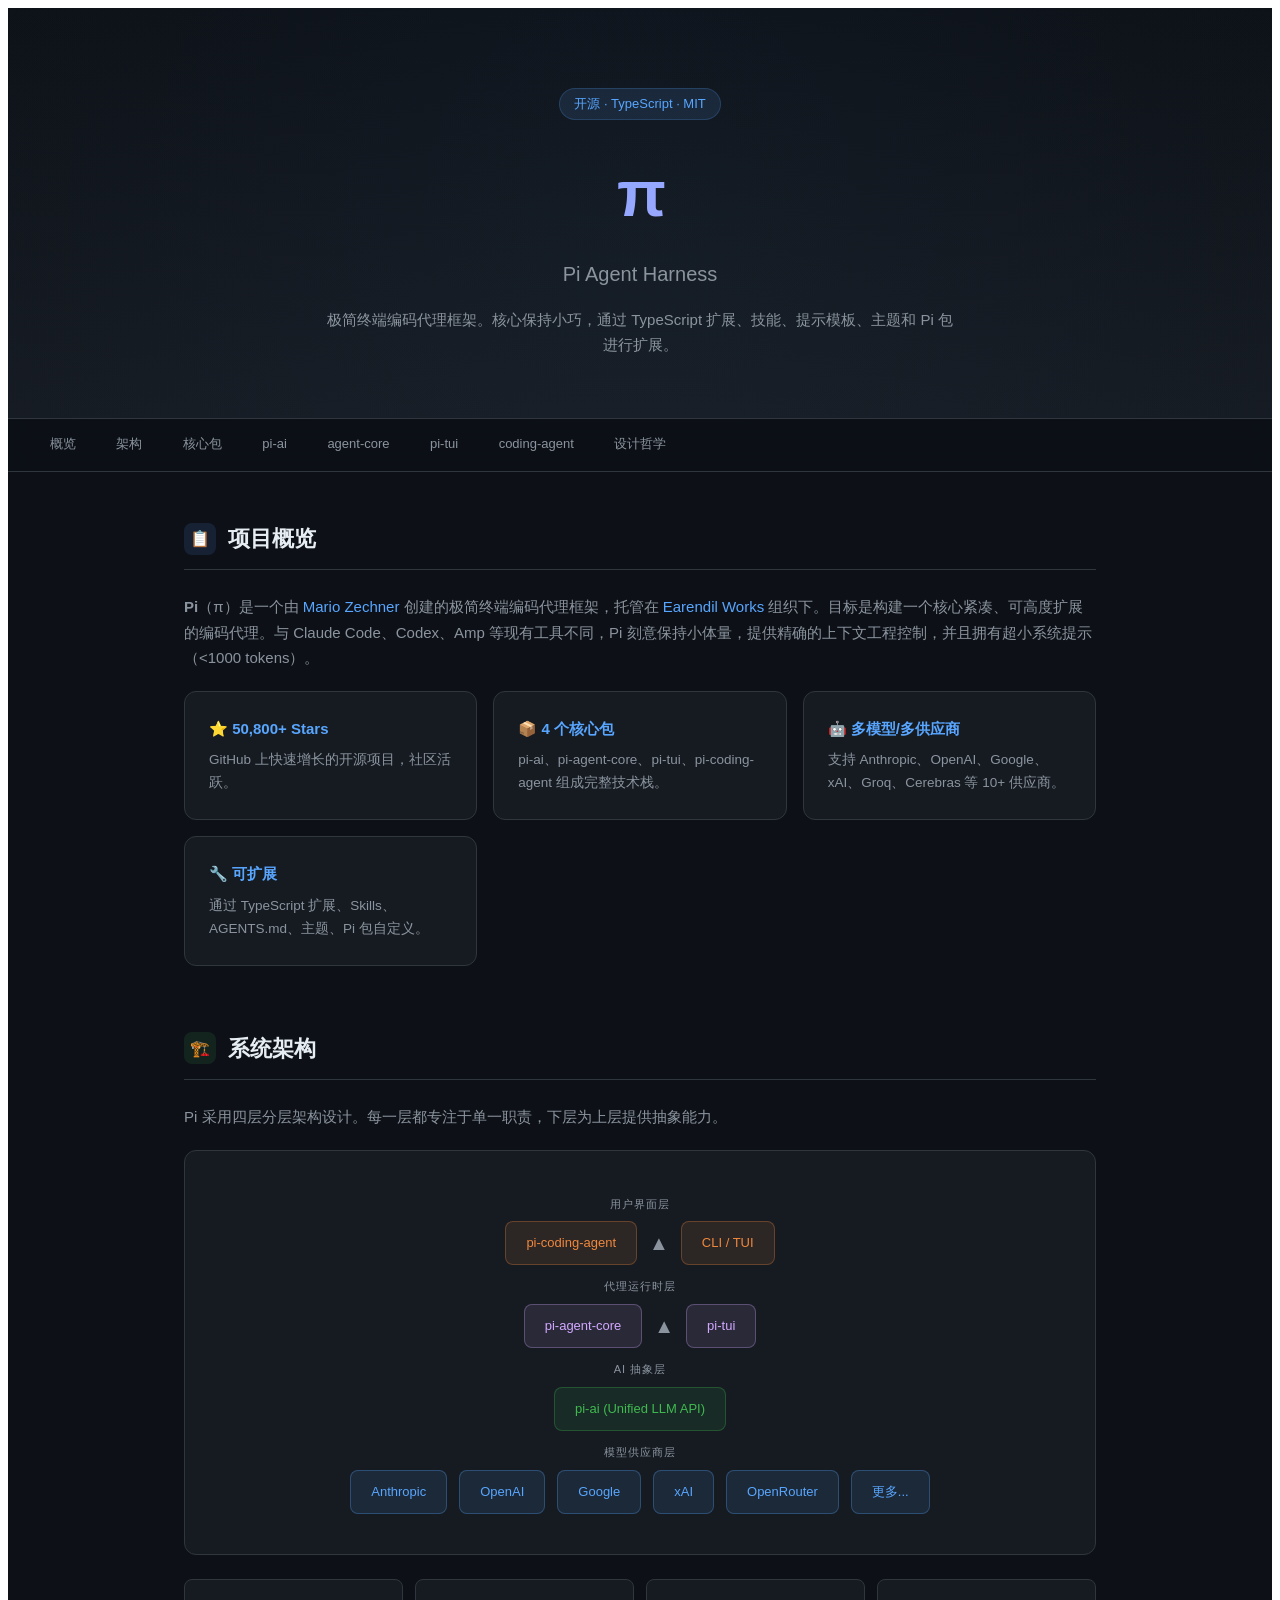
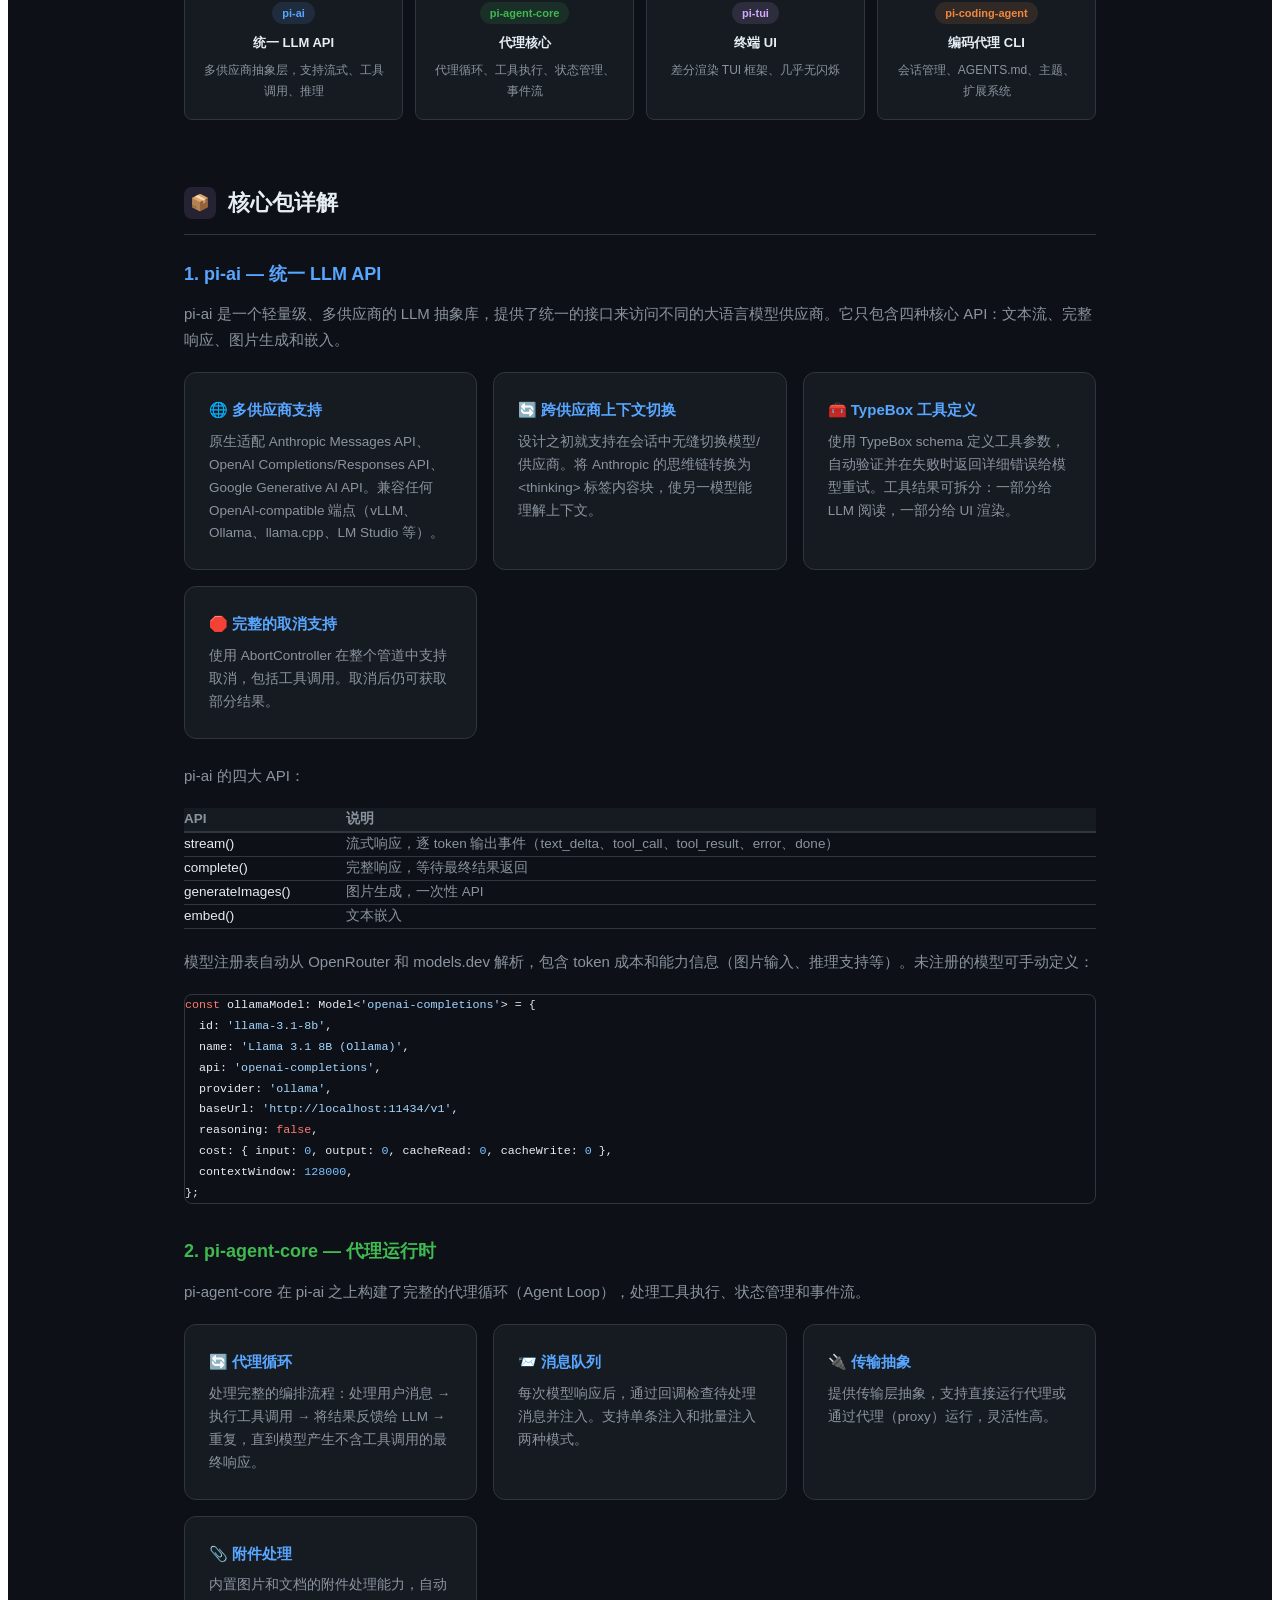
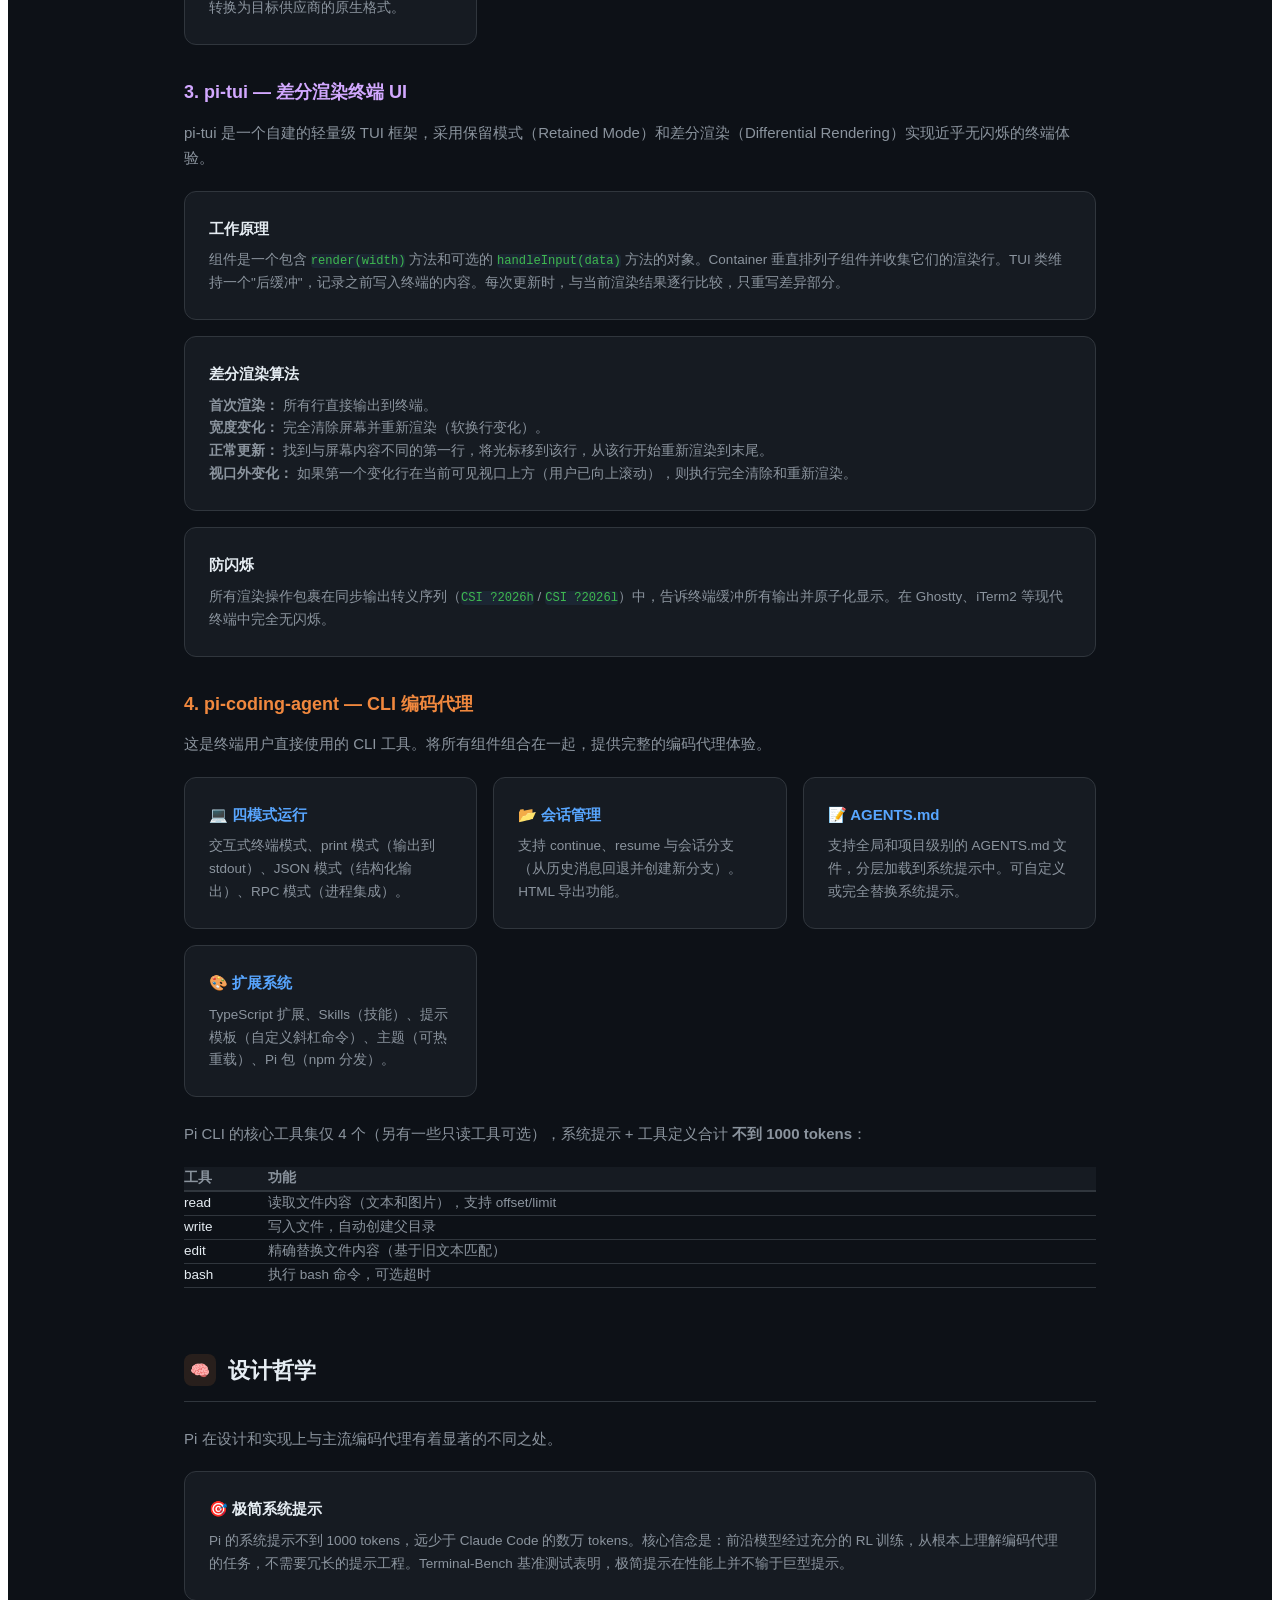
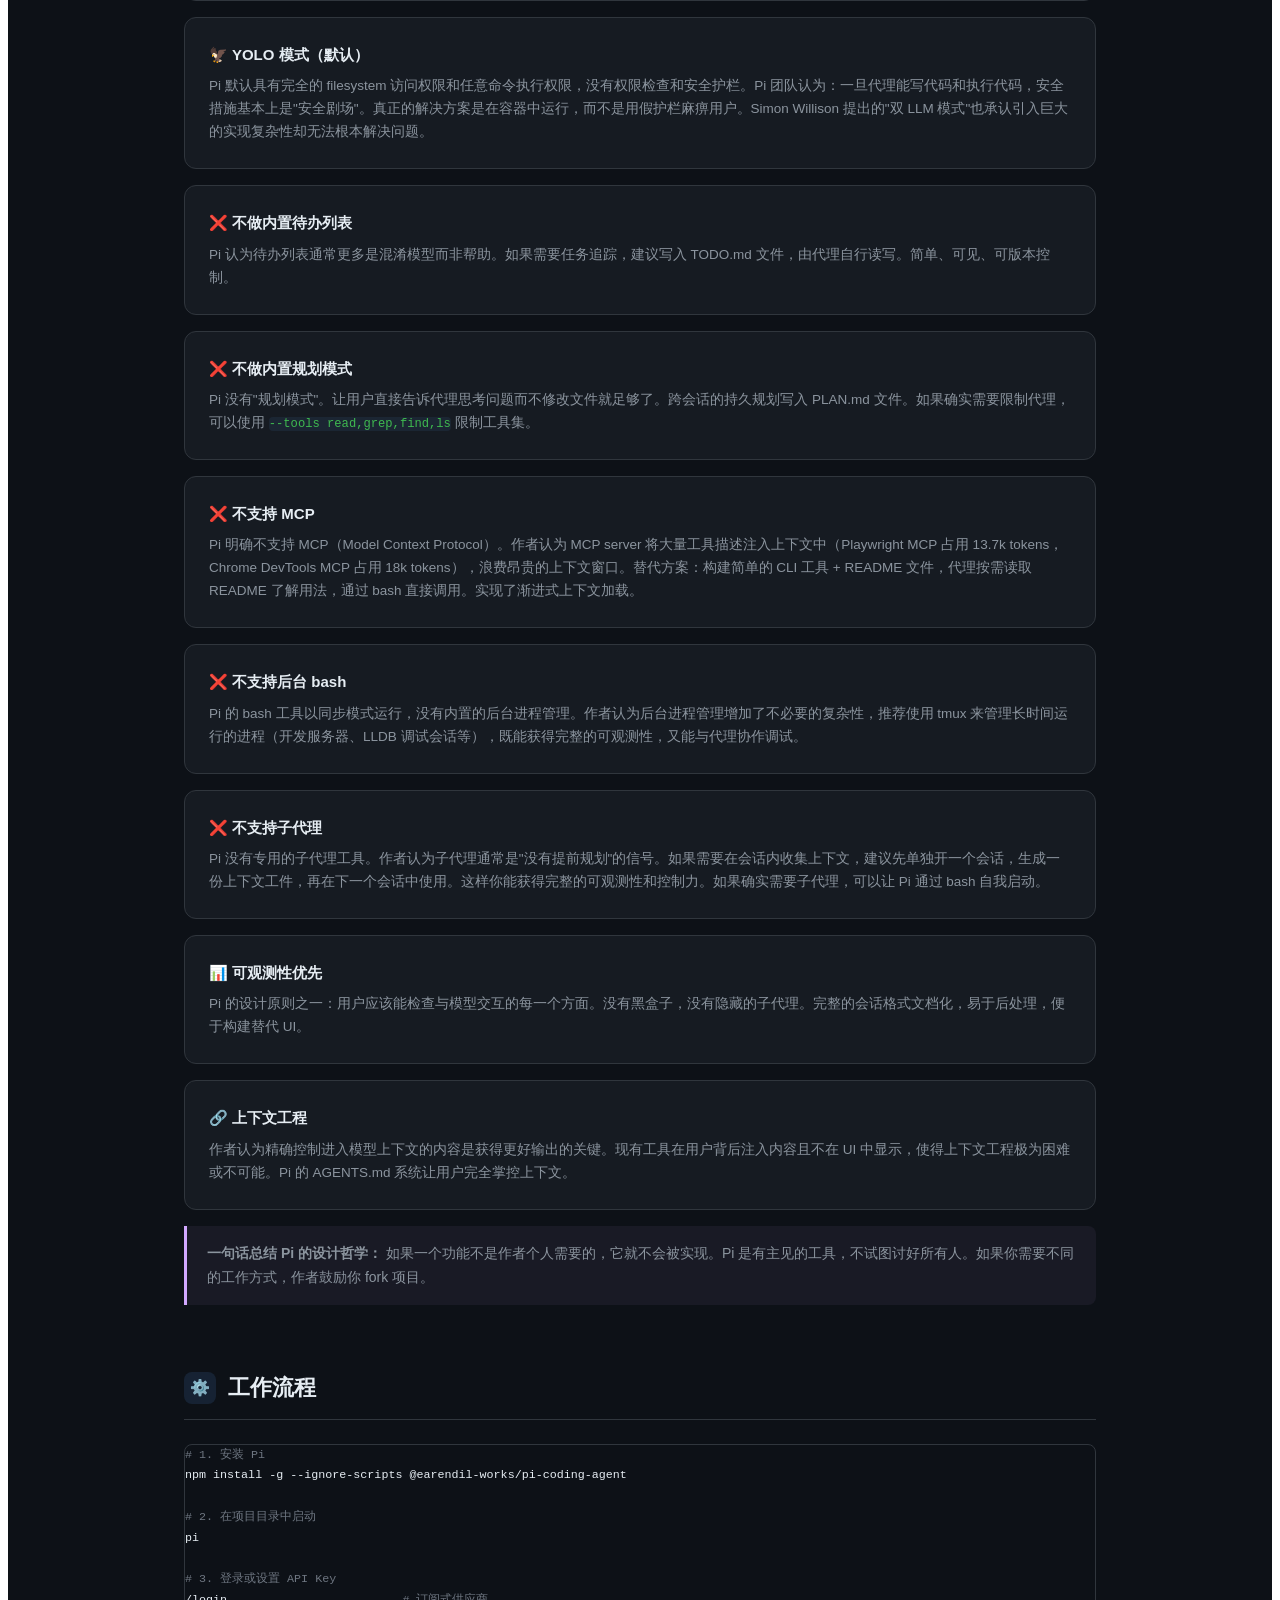
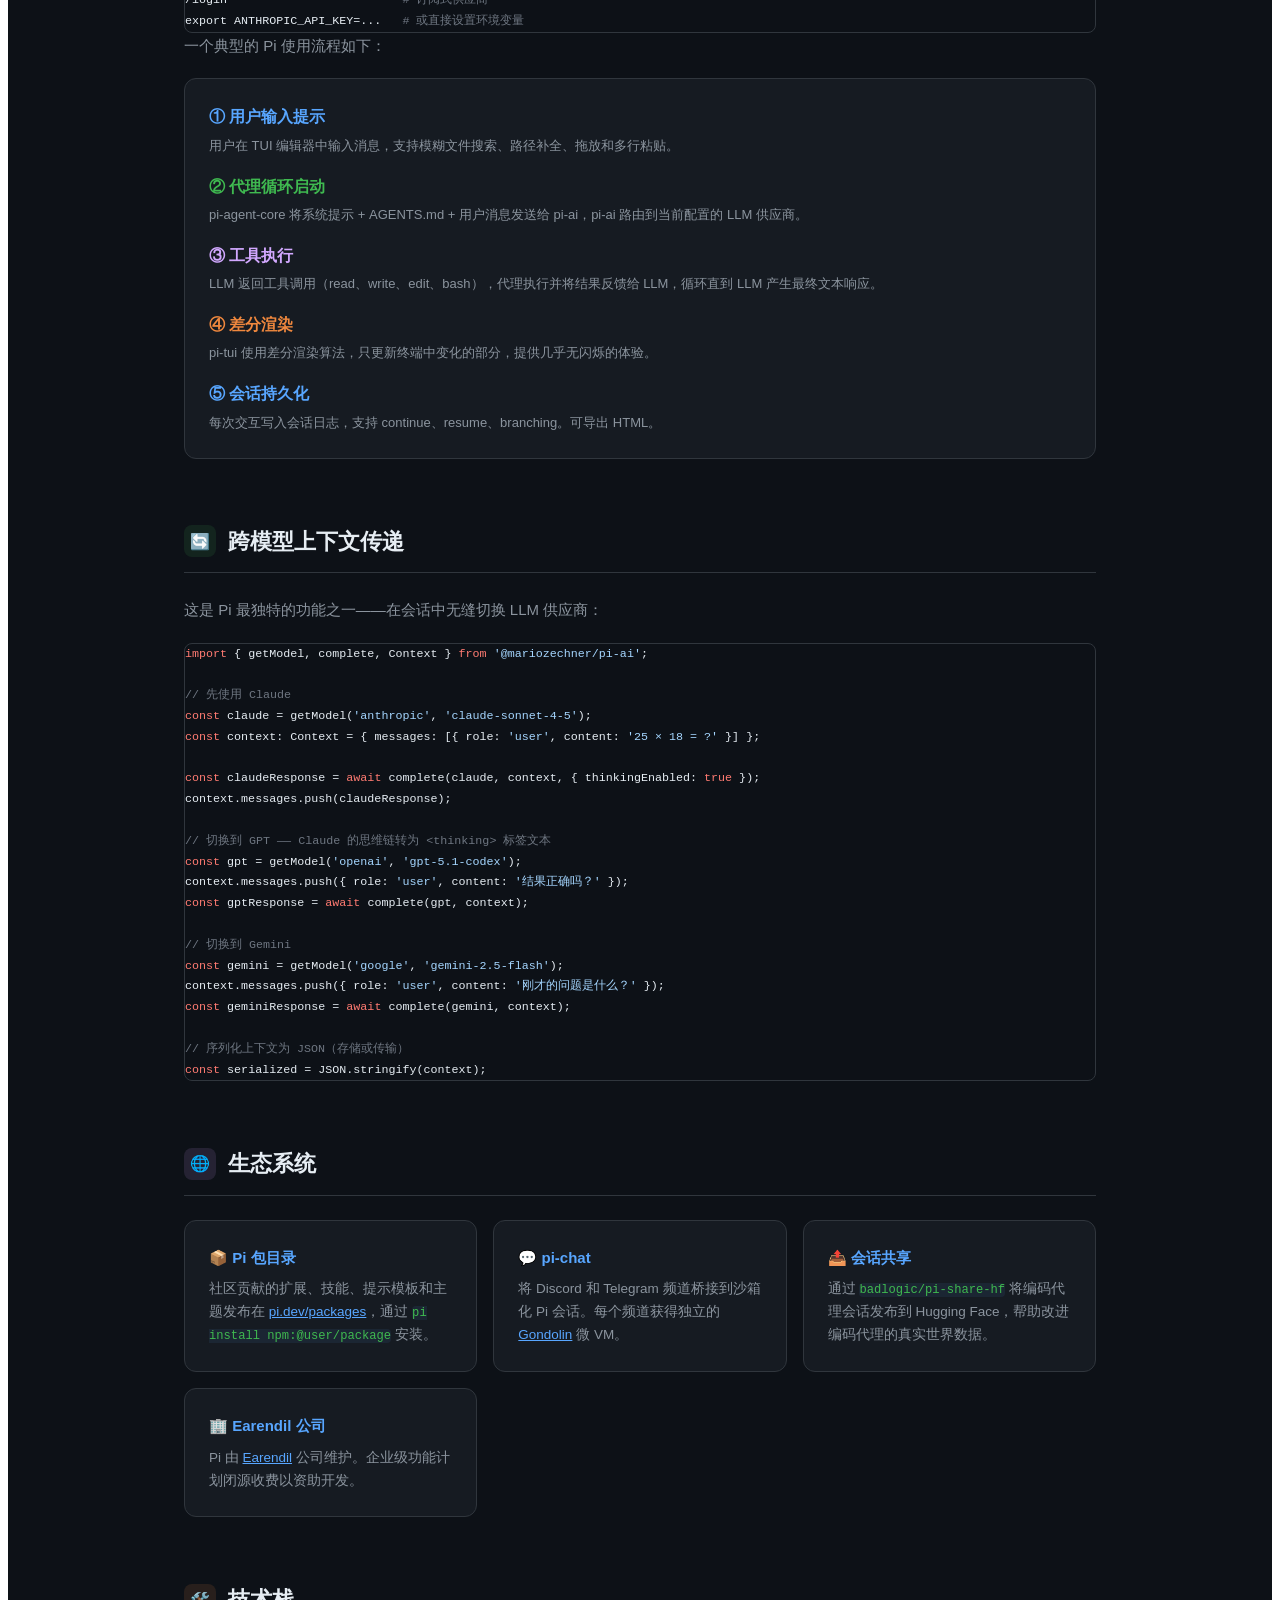
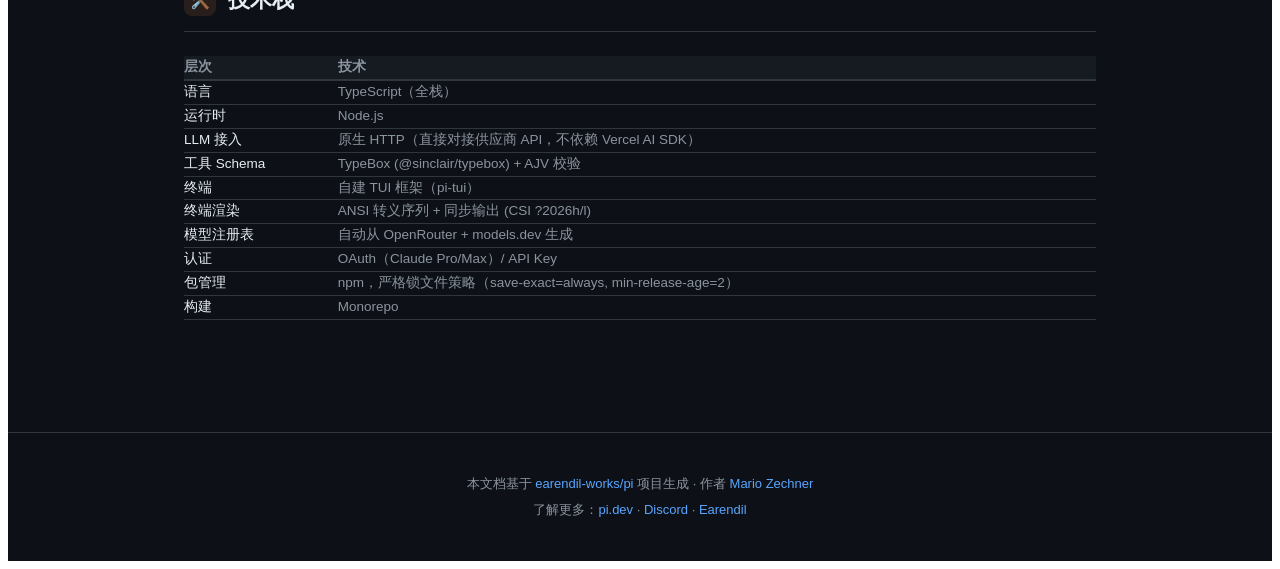
<file: docs/pi-project-documentation.html>
<!DOCTYPE html>
<html lang="zh-CN">
<head>
<meta charset="UTF-8">
<meta name="viewport" content="width=device-width, initial-scale=1.0">
<title>Pi Agent Harness — 原理说明</title>
<style>
  .pi-content {
    --bg: #0d1117;
    --bg-card: #161b22;
    --bg-hover: #1c2333;
    --border: #30363d;
    --text: #e6edf3;
    --text-dim: #8b949e;
    --accent: #58a6ff;
    --accent2: #3fb950;
    --accent3: #d2a8ff;
    --accent4: #f0883e;
    --radius: 12px;
    --font: 'Inter', -apple-system, BlinkMacSystemFont, 'Segoe UI', sans-serif;
    --mono: 'JetBrains Mono', 'Fira Code', 'Cascadia Code', monospace;
  }
  .pi-content * { margin: 0; padding: 0; box-sizing: border-box; }
  .pi-content {
    background: var(--bg);
    color: var(--text);
    font-family: var(--font);
    line-height: 1.7;
    -webkit-font-smoothing: antialiased;
  }

  /* Hero */
  .hero {
    text-align: center;
    padding: 80px 24px 60px;
    background: linear-gradient(180deg, #0d1117 0%, #161b22 100%);
    border-bottom: 1px solid var(--border);
    position: relative;
    overflow: hidden;
  }
  .hero::before {
    content: '';
    position: absolute;
    top: -50%;
    left: -50%;
    width: 200%;
    height: 200%;
    background: radial-gradient(circle at 50% 50%, rgba(88,166,255,0.04) 0%, transparent 60%);
    pointer-events: none;
  }
  .hero-logo {
    font-size: 64px;
    font-weight: 800;
    letter-spacing: -3px;
    background: linear-gradient(135deg, #58a6ff, #d2a8ff);
    -webkit-background-clip: text;
    -webkit-text-fill-color: transparent;
    background-clip: text;
    margin-bottom: 8px;
    position: relative;
  }
  .hero h1 {
    font-size: 20px;
    font-weight: 500;
    color: var(--text-dim);
    margin-bottom: 16px;
    position: relative;
  }
  .hero p {
    font-size: 15px;
    color: var(--text-dim);
    max-width: 640px;
    margin: 0 auto;
    position: relative;
  }
  .hero-badge {
    display: inline-block;
    background: rgba(88,166,255,0.12);
    color: var(--accent);
    padding: 4px 14px;
    border-radius: 20px;
    font-size: 13px;
    font-weight: 500;
    margin-bottom: 20px;
    border: 1px solid rgba(88,166,255,0.2);
  }

  /* Nav */
  .nav {
    position: sticky;
    top: 0;
    z-index: 100;
    background: rgba(13,17,23,0.92);
    backdrop-filter: blur(12px);
    border-bottom: 1px solid var(--border);
    padding: 0 24px;
    overflow-x: auto;
    white-space: nowrap;
    -ms-overflow-style: none;
    scrollbar-width: none;
  }
  .nav::-webkit-scrollbar { display: none; }
  .nav a {
    display: inline-block;
    padding: 14px 18px;
    color: var(--text-dim);
    text-decoration: none;
    font-size: 13px;
    font-weight: 500;
    border-bottom: 2px solid transparent;
    transition: all 0.2s;
  }
  .nav a:hover { color: var(--text); border-bottom-color: var(--accent); }

  /* Layout */
  .container {
    max-width: 960px;
    margin: 0 auto;
    padding: 48px 24px;
  }

  /* Section */
  .section {
    margin-bottom: 64px;
  }
  .section-header {
    display: flex;
    align-items: center;
    gap: 12px;
    margin-bottom: 24px;
    padding-bottom: 12px;
    border-bottom: 1px solid var(--border);
  }
  .section-header .icon {
    width: 32px;
    height: 32px;
    border-radius: 8px;
    display: flex;
    align-items: center;
    justify-content: center;
    font-size: 16px;
    flex-shrink: 0;
  }
  .section-header h2 {
    font-size: 22px;
    font-weight: 600;
  }
  .section > p {
    color: var(--text-dim);
    margin-bottom: 20px;
    font-size: 15px;
  }

  /* Cards */
  .card-grid {
    display: grid;
    grid-template-columns: repeat(auto-fit, minmax(280px, 1fr));
    gap: 16px;
    margin-bottom: 24px;
  }
  .card {
    background: var(--bg-card);
    border: 1px solid var(--border);
    border-radius: var(--radius);
    padding: 24px;
    transition: border-color 0.2s, transform 0.2s;
  }
  .card:hover {
    border-color: rgba(88,166,255,0.3);
    transform: translateY(-2px);
  }
  .card h3 {
    font-size: 15px;
    font-weight: 600;
    margin-bottom: 8px;
    color: var(--accent);
  }
  .card p, .card ul {
    font-size: 13.5px;
    color: var(--text-dim);
    line-height: 1.7;
  }
  .card ul { padding-left: 18px; }
  .card ul li { margin-bottom: 4px; }

  /* Code blocks */
  pre {
    background: #0d1117;
    border: 1px solid var(--border);
    border-radius: 8px;
    padding: 18px 20px;
    overflow-x: auto;
    font-family: var(--mono);
    font-size: 13px;
    line-height: 1.6;
    margin-bottom: 20px;
    position: relative;
  }
  code {
    font-family: var(--mono);
    font-size: 0.9em;
    background: rgba(88,166,255,0.08);
    padding: 2px 6px;
    border-radius: 4px;
    color: var(--accent2);
  }
  pre code {
    background: none;
    padding: 0;
    color: var(--text);
  }
  .code-comment { color: #6e7681; }
  .code-keyword { color: #ff7b72; }
  .code-string { color: #a5d6ff; }
  .code-fn { color: #d2a8ff; }
  .code-type { color: #79c0ff; }
  .code-literal { color: #79c0ff; }

  /* Package strip */
  .pkg-strip {
    display: grid;
    grid-template-columns: repeat(auto-fit, minmax(200px, 1fr));
    gap: 12px;
    margin-bottom: 32px;
  }
  .pkg-item {
    background: var(--bg-card);
    border: 1px solid var(--border);
    border-radius: 8px;
    padding: 18px;
    text-align: center;
  }
  .pkg-item .tag {
    display: inline-block;
    padding: 2px 10px;
    border-radius: 12px;
    font-size: 11px;
    font-weight: 600;
    margin-bottom: 8px;
  }
  .pkg-item h4 {
    font-size: 13px;
    margin-bottom: 6px;
  }
  .pkg-item p {
    font-size: 12px;
    color: var(--text-dim);
  }

  /* Architecture diagram */
  .arch {
    background: var(--bg-card);
    border: 1px solid var(--border);
    border-radius: var(--radius);
    padding: 32px 24px;
    margin-bottom: 24px;
    text-align: center;
  }
  .arch-layer {
    display: flex;
    align-items: center;
    justify-content: center;
    gap: 12px;
    flex-wrap: wrap;
    margin: 8px 0;
  }
  .arch-box {
    padding: 10px 20px;
    border-radius: 8px;
    font-size: 13px;
    font-weight: 500;
    border: 1px solid;
  }
  .arch-box.l1 { background: rgba(88,166,255,0.1); border-color: rgba(88,166,255,0.3); color: #58a6ff; }
  .arch-box.l2 { background: rgba(63,185,80,0.1); border-color: rgba(63,185,80,0.3); color: #3fb950; }
  .arch-box.l3 { background: rgba(210,168,255,0.1); border-color: rgba(210,168,255,0.3); color: #d2a8ff; }
  .arch-box.l4 { background: rgba(240,136,62,0.1); border-color: rgba(240,136,62,0.3); color: #f0883e; }
  .arch-arrow { color: var(--text-dim); font-size: 20px; }
  .arch-label {
    font-size: 11px;
    color: var(--text-dim);
    text-transform: uppercase;
    letter-spacing: 1px;
    margin: 12px 0 6px;
  }

  /* Principles */
  .principle {
    background: var(--bg-card);
    border: 1px solid var(--border);
    border-radius: var(--radius);
    padding: 24px;
    margin-bottom: 16px;
  }
  .principle h3 {
    font-size: 15px;
    font-weight: 600;
    margin-bottom: 8px;
  }
  .principle p {
    font-size: 13.5px;
    color: var(--text-dim);
  }

  /* Table */
  .table-wrap {
    overflow-x: auto;
    margin-bottom: 20px;
  }
  table {
    width: 100%;
    border-collapse: collapse;
    font-size: 13.5px;
  }
  th {
    text-align: left;
    padding: 10px 14px;
    background: var(--bg-card);
    border-bottom: 2px solid var(--border);
    color: var(--text-dim);
    font-weight: 600;
    white-space: nowrap;
  }
  td {
    padding: 10px 14px;
    border-bottom: 1px solid var(--border);
    color: var(--text-dim);
  }
  td:first-child { color: var(--text); font-weight: 500; }

  /* Footer */
  .footer {
    text-align: center;
    padding: 40px 24px;
    border-top: 1px solid var(--border);
    color: var(--text-dim);
    font-size: 13px;
  }
  .footer a { color: var(--accent); text-decoration: none; }
  .footer a:hover { text-decoration: underline; }

  /* Responsive */
  @media (max-width: 600px) {
    .hero { padding: 48px 16px 40px; }
    .hero-logo { font-size: 48px; }
    .container { padding: 32px 16px; }
    .arch-layer { flex-direction: column; }
    .arch-arrow { transform: rotate(90deg); }
  }

  /* Highlight */
  .highlight {
    background: rgba(210,168,255,0.06);
    border-left: 3px solid var(--accent3);
    padding: 16px 20px;
    border-radius: 0 8px 8px 0;
    margin-bottom: 20px;
    font-size: 14px;
    color: var(--text-dim);
  }
</style>
</head>
<body>
<div class="pi-content">

<!-- Hero -->
<div class="hero">
  <div class="hero-badge">开源 · TypeScript · MIT</div>
  <div class="hero-logo">π</div>
  <h1>Pi Agent Harness</h1>
  <p>极简终端编码代理框架。核心保持小巧，通过 TypeScript 扩展、技能、提示模板、主题和 Pi 包进行扩展。</p>
</div>

<!-- Nav -->
<nav class="nav">
  <a href="#overview">概览</a>
  <a href="#arch">架构</a>
  <a href="#packages">核心包</a>
  <a href="#pi-ai">pi-ai</a>
  <a href="#agent-core">agent-core</a>
  <a href="#pi-tui">pi-tui</a>
  <a href="#coding-agent">coding-agent</a>
  <a href="#philosophy">设计哲学</a>
</nav>

<div class="container">

<!-- Overview -->
<section class="section" id="overview">
  <div class="section-header">
    <div class="icon" style="background:rgba(88,166,255,0.12);">📋</div>
    <h2>项目概览</h2>
  </div>
  <p><strong>Pi</strong>（π）是一个由 <a href="https://github.com/badlogic" style="color:var(--accent);text-decoration:none;">Mario Zechner</a> 创建的极简终端编码代理框架，托管在 <a href="https://github.com/earendil-works/pi" style="color:var(--accent);text-decoration:none;">Earendil Works</a> 组织下。目标是构建一个核心紧凑、可高度扩展的编码代理。与 Claude Code、Codex、Amp 等现有工具不同，Pi 刻意保持小体量，提供精确的上下文工程控制，并且拥有超小系统提示（&lt;1000 tokens）。</p>

  <div class="card-grid">
    <div class="card">
      <h3>⭐ 50,800+ Stars</h3>
      <p>GitHub 上快速增长的开源项目，社区活跃。</p>
    </div>
    <div class="card">
      <h3>📦 4 个核心包</h3>
      <p>pi-ai、pi-agent-core、pi-tui、pi-coding-agent 组成完整技术栈。</p>
    </div>
    <div class="card">
      <h3>🤖 多模型/多供应商</h3>
      <p>支持 Anthropic、OpenAI、Google、xAI、Groq、Cerebras 等 10+ 供应商。</p>
    </div>
    <div class="card">
      <h3>🔧 可扩展</h3>
      <p>通过 TypeScript 扩展、Skills、AGENTS.md、主题、Pi 包自定义。</p>
    </div>
  </div>
</section>

<!-- Architecture -->
<section class="section" id="arch">
  <div class="section-header">
    <div class="icon" style="background:rgba(63,185,80,0.12);">🏗️</div>
    <h2>系统架构</h2>
  </div>
  <p>Pi 采用四层分层架构设计。每一层都专注于单一职责，下层为上层提供抽象能力。</p>

  <div class="arch">
    <div class="arch-label">用户界面层</div>
    <div class="arch-layer">
      <div class="arch-box l4">pi-coding-agent</div>
      <div class="arch-arrow">▲</div>
      <div class="arch-box l4">CLI / TUI</div>
    </div>

    <div class="arch-label">代理运行时层</div>
    <div class="arch-layer">
      <div class="arch-box l3">pi-agent-core</div>
      <div class="arch-arrow">▲</div>
      <div class="arch-box l3">pi-tui</div>
    </div>

    <div class="arch-label">AI 抽象层</div>
    <div class="arch-layer">
      <div class="arch-box l2">pi-ai (Unified LLM API)</div>
    </div>

    <div class="arch-label">模型供应商层</div>
    <div class="arch-layer">
      <div class="arch-box l1">Anthropic</div>
      <div class="arch-box l1">OpenAI</div>
      <div class="arch-box l1">Google</div>
      <div class="arch-box l1">xAI</div>
      <div class="arch-box l1">OpenRouter</div>
      <div class="arch-box l1">更多...</div>
    </div>
  </div>

  <div class="pkg-strip">
    <div class="pkg-item">
      <span class="tag" style="background:rgba(88,166,255,0.12);color:#58a6ff;">pi-ai</span>
      <h4>统一 LLM API</h4>
      <p>多供应商抽象层，支持流式、工具调用、推理</p>
    </div>
    <div class="pkg-item">
      <span class="tag" style="background:rgba(63,185,80,0.12);color:#3fb950;">pi-agent-core</span>
      <h4>代理核心</h4>
      <p>代理循环、工具执行、状态管理、事件流</p>
    </div>
    <div class="pkg-item">
      <span class="tag" style="background:rgba(210,168,255,0.12);color:#d2a8ff;">pi-tui</span>
      <h4>终端 UI</h4>
      <p>差分渲染 TUI 框架、几乎无闪烁</p>
    </div>
    <div class="pkg-item">
      <span class="tag" style="background:rgba(240,136,62,0.12);color:#f0883e;">pi-coding-agent</span>
      <h4>编码代理 CLI</h4>
      <p>会话管理、AGENTS.md、主题、扩展系统</p>
    </div>
  </div>
</section>

<!-- Core Packages -->
<section class="section" id="packages">
  <div class="section-header">
    <div class="icon" style="background:rgba(210,168,255,0.12);">📦</div>
    <h2>核心包详解</h2>
  </div>

  <!-- pi-ai -->
  <h3 id="pi-ai" style="font-size:18px;margin-bottom:12px;color:var(--accent);">1. pi-ai — 统一 LLM API</h3>
  <p>pi-ai 是一个轻量级、多供应商的 LLM 抽象库，提供了统一的接口来访问不同的大语言模型供应商。它只包含四种核心 API：文本流、完整响应、图片生成和嵌入。</p>

  <div class="card-grid">
    <div class="card">
      <h3>🌐 多供应商支持</h3>
      <p>原生适配 Anthropic Messages API、OpenAI Completions/Responses API、Google Generative AI API。兼容任何 OpenAI-compatible 端点（vLLM、Ollama、llama.cpp、LM Studio 等）。</p>
    </div>
    <div class="card">
      <h3>🔄 跨供应商上下文切换</h3>
      <p>设计之初就支持在会话中无缝切换模型/供应商。将 Anthropic 的思维链转换为 &lt;thinking&gt; 标签内容块，使另一模型能理解上下文。</p>
    </div>
    <div class="card">
      <h3>🧰 TypeBox 工具定义</h3>
      <p>使用 TypeBox schema 定义工具参数，自动验证并在失败时返回详细错误给模型重试。工具结果可拆分：一部分给 LLM 阅读，一部分给 UI 渲染。</p>
    </div>
    <div class="card">
      <h3>🛑 完整的取消支持</h3>
      <p>使用 AbortController 在整个管道中支持取消，包括工具调用。取消后仍可获取部分结果。</p>
    </div>
  </div>

  <p style="margin-top:12px;">pi-ai 的四大 API：</p>
  <div class="table-wrap">
    <table>
      <tr><th>API</th><th>说明</th></tr>
      <tr><td>stream()</td><td>流式响应，逐 token 输出事件（text_delta、tool_call、tool_result、error、done）</td></tr>
      <tr><td>complete()</td><td>完整响应，等待最终结果返回</td></tr>
      <tr><td>generateImages()</td><td>图片生成，一次性 API</td></tr>
      <tr><td>embed()</td><td>文本嵌入</td></tr>
    </table>
  </div>

  <p>模型注册表自动从 OpenRouter 和 models.dev 解析，包含 token 成本和能力信息（图片输入、推理支持等）。未注册的模型可手动定义：</p>
  <pre><code><span class="code-keyword">const</span> ollamaModel: Model&lt;<span class="code-string">'openai-completions'</span>&gt; = {
  id: <span class="code-string">'llama-3.1-8b'</span>,
  name: <span class="code-string">'Llama 3.1 8B (Ollama)'</span>,
  api: <span class="code-string">'openai-completions'</span>,
  provider: <span class="code-string">'ollama'</span>,
  baseUrl: <span class="code-string">'http://localhost:11434/v1'</span>,
  reasoning: <span class="code-keyword">false</span>,
  cost: { input: <span class="code-literal">0</span>, output: <span class="code-literal">0</span>, cacheRead: <span class="code-literal">0</span>, cacheWrite: <span class="code-literal">0</span> },
  contextWindow: <span class="code-literal">128000</span>,
};</code></pre>

  <!-- agent-core -->
  <h3 id="agent-core" style="font-size:18px;margin:32px 0 12px;color:var(--accent2);">2. pi-agent-core — 代理运行时</h3>
  <p>pi-agent-core 在 pi-ai 之上构建了完整的代理循环（Agent Loop），处理工具执行、状态管理和事件流。</p>

  <div class="card-grid">
    <div class="card">
      <h3>🔄 代理循环</h3>
      <p>处理完整的编排流程：处理用户消息 → 执行工具调用 → 将结果反馈给 LLM → 重复，直到模型产生不含工具调用的最终响应。</p>
    </div>
    <div class="card">
      <h3>📨 消息队列</h3>
      <p>每次模型响应后，通过回调检查待处理消息并注入。支持单条注入和批量注入两种模式。</p>
    </div>
    <div class="card">
      <h3>🔌 传输抽象</h3>
      <p>提供传输层抽象，支持直接运行代理或通过代理（proxy）运行，灵活性高。</p>
    </div>
    <div class="card">
      <h3>📎 附件处理</h3>
      <p>内置图片和文档的附件处理能力，自动转换为目标供应商的原生格式。</p>
    </div>
  </div>

  <!-- pi-tui -->
  <h3 id="pi-tui" style="font-size:18px;margin:32px 0 12px;color:var(--accent3);">3. pi-tui — 差分渲染终端 UI</h3>
  <p>pi-tui 是一个自建的轻量级 TUI 框架，采用保留模式（Retained Mode）和差分渲染（Differential Rendering）实现近乎无闪烁的终端体验。</p>

  <div class="principle">
    <h3>工作原理</h3>
    <p>组件是一个包含 <code>render(width)</code> 方法和可选的 <code>handleInput(data)</code> 方法的对象。Container 垂直排列子组件并收集它们的渲染行。TUI 类维持一个"后缓冲"，记录之前写入终端的内容。每次更新时，与当前渲染结果逐行比较，只重写差异部分。</p>
  </div>

  <div class="principle">
    <h3>差分渲染算法</h3>
    <p><strong>首次渲染：</strong> 所有行直接输出到终端。<br>
    <strong>宽度变化：</strong> 完全清除屏幕并重新渲染（软换行变化）。<br>
    <strong>正常更新：</strong> 找到与屏幕内容不同的第一行，将光标移到该行，从该行开始重新渲染到末尾。<br>
    <strong>视口外变化：</strong> 如果第一个变化行在当前可见视口上方（用户已向上滚动），则执行完全清除和重新渲染。</p>
  </div>

  <div class="principle">
    <h3>防闪烁</h3>
    <p>所有渲染操作包裹在同步输出转义序列（<code>CSI ?2026h</code> / <code>CSI ?2026l</code>）中，告诉终端缓冲所有输出并原子化显示。在 Ghostty、iTerm2 等现代终端中完全无闪烁。</p>
  </div>

  <!-- coding-agent -->
  <h3 id="coding-agent" style="font-size:18px;margin:32px 0 12px;color:var(--accent4);">4. pi-coding-agent — CLI 编码代理</h3>
  <p>这是终端用户直接使用的 CLI 工具。将所有组件组合在一起，提供完整的编码代理体验。</p>

  <div class="card-grid">
    <div class="card">
      <h3>💻 四模式运行</h3>
      <p>交互式终端模式、print 模式（输出到 stdout）、JSON 模式（结构化输出）、RPC 模式（进程集成）。</p>
    </div>
    <div class="card">
      <h3>📂 会话管理</h3>
      <p>支持 continue、resume 与会话分支（从历史消息回退并创建新分支）。HTML 导出功能。</p>
    </div>
    <div class="card">
      <h3>📝 AGENTS.md</h3>
      <p>支持全局和项目级别的 AGENTS.md 文件，分层加载到系统提示中。可自定义或完全替换系统提示。</p>
    </div>
    <div class="card">
      <h3>🎨 扩展系统</h3>
      <p>TypeScript 扩展、Skills（技能）、提示模板（自定义斜杠命令）、主题（可热重载）、Pi 包（npm 分发）。</p>
    </div>
  </div>

  <p>Pi CLI 的核心工具集仅 4 个（另有一些只读工具可选），系统提示 + 工具定义合计 <strong>不到 1000 tokens</strong>：</p>
  <div class="table-wrap">
    <table>
      <tr><th>工具</th><th>功能</th></tr>
      <tr><td>read</td><td>读取文件内容（文本和图片），支持 offset/limit</td></tr>
      <tr><td>write</td><td>写入文件，自动创建父目录</td></tr>
      <tr><td>edit</td><td>精确替换文件内容（基于旧文本匹配）</td></tr>
      <tr><td>bash</td><td>执行 bash 命令，可选超时</td></tr>
    </table>
  </div>
</section>

<!-- Design Philosophy -->
<section class="section" id="philosophy">
  <div class="section-header">
    <div class="icon" style="background:rgba(240,136,62,0.12);">🧠</div>
    <h2>设计哲学</h2>
  </div>
  <p>Pi 在设计和实现上与主流编码代理有着显著的不同之处。</p>

  <div class="principle">
    <h3>🎯 极简系统提示</h3>
    <p>Pi 的系统提示不到 1000 tokens，远少于 Claude Code 的数万 tokens。核心信念是：前沿模型经过充分的 RL 训练，从根本上理解编码代理的任务，不需要冗长的提示工程。Terminal-Bench 基准测试表明，极简提示在性能上并不输于巨型提示。</p>
  </div>

  <div class="principle">
    <h3>🦅 YOLO 模式（默认）</h3>
    <p>Pi 默认具有完全的 filesystem 访问权限和任意命令执行权限，没有权限检查和安全护栏。Pi 团队认为：一旦代理能写代码和执行代码，安全措施基本上是"安全剧场"。真正的解决方案是在容器中运行，而不是用假护栏麻痹用户。Simon Willison 提出的"双 LLM 模式"也承认引入巨大的实现复杂性却无法根本解决问题。</p>
  </div>

  <div class="principle">
    <h3>❌ 不做内置待办列表</h3>
    <p>Pi 认为待办列表通常更多是混淆模型而非帮助。如果需要任务追踪，建议写入 TODO.md 文件，由代理自行读写。简单、可见、可版本控制。</p>
  </div>

  <div class="principle">
    <h3>❌ 不做内置规划模式</h3>
    <p>Pi 没有"规划模式"。让用户直接告诉代理思考问题而不修改文件就足够了。跨会话的持久规划写入 PLAN.md 文件。如果确实需要限制代理，可以使用 <code>--tools read,grep,find,ls</code> 限制工具集。</p>
  </div>

  <div class="principle">
    <h3>❌ 不支持 MCP</h3>
    <p>Pi 明确不支持 MCP（Model Context Protocol）。作者认为 MCP server 将大量工具描述注入上下文中（Playwright MCP 占用 13.7k tokens，Chrome DevTools MCP 占用 18k tokens），浪费昂贵的上下文窗口。替代方案：构建简单的 CLI 工具 + README 文件，代理按需读取 README 了解用法，通过 bash 直接调用。实现了渐进式上下文加载。</p>
  </div>

  <div class="principle">
    <h3>❌ 不支持后台 bash</h3>
    <p>Pi 的 bash 工具以同步模式运行，没有内置的后台进程管理。作者认为后台进程管理增加了不必要的复杂性，推荐使用 tmux 来管理长时间运行的进程（开发服务器、LLDB 调试会话等），既能获得完整的可观测性，又能与代理协作调试。</p>
  </div>

  <div class="principle">
    <h3>❌ 不支持子代理</h3>
    <p>Pi 没有专用的子代理工具。作者认为子代理通常是"没有提前规划"的信号。如果需要在会话内收集上下文，建议先单独开一个会话，生成一份上下文工件，再在下一个会话中使用。这样你能获得完整的可观测性和控制力。如果确实需要子代理，可以让 Pi 通过 bash 自我启动。</p>
  </div>

  <div class="principle">
    <h3>📊 可观测性优先</h3>
    <p>Pi 的设计原则之一：用户应该能检查与模型交互的每一个方面。没有黑盒子，没有隐藏的子代理。完整的会话格式文档化，易于后处理，便于构建替代 UI。</p>
  </div>

  <div class="principle">
    <h3>🔗 上下文工程</h3>
    <p>作者认为精确控制进入模型上下文的内容是获得更好输出的关键。现有工具在用户背后注入内容且不在 UI 中显示，使得上下文工程极为困难或不可能。Pi 的 AGENTS.md 系统让用户完全掌控上下文。</p>
  </div>

  <div class="highlight">
    <strong>一句话总结 Pi 的设计哲学：</strong> 如果一个功能不是作者个人需要的，它就不会被实现。Pi 是有主见的工具，不试图讨好所有人。如果你需要不同的工作方式，作者鼓励你 fork 项目。
  </div>
</section>

<!-- How it works -->
<section class="section">
  <div class="section-header">
    <div class="icon" style="background:rgba(88,166,255,0.12);">⚙️</div>
    <h2>工作流程</h2>
  </div>

  <pre><code><span class="code-comment"># 1. 安装 Pi</span>
npm install -g --ignore-scripts @earendil-works/pi-coding-agent

<span class="code-comment"># 2. 在项目目录中启动</span>
pi

<span class="code-comment"># 3. 登录或设置 API Key</span>
/login                         <span class="code-comment"># 订阅式供应商</span>
export ANTHROPIC_API_KEY=...   <span class="code-comment"># 或直接设置环境变量</span></code></pre>

  <p>一个典型的 Pi 使用流程如下：</p>

  <div class="arch" style="text-align:left;padding:24px;">
    <div style="margin-bottom:16px;">
      <span style="color:var(--accent);font-weight:600;">① 用户输入提示</span>
      <p style="font-size:13px;color:var(--text-dim);margin-top:4px;">用户在 TUI 编辑器中输入消息，支持模糊文件搜索、路径补全、拖放和多行粘贴。</p>
    </div>
    <div style="margin-bottom:16px;">
      <span style="color:var(--accent2);font-weight:600;">② 代理循环启动</span>
      <p style="font-size:13px;color:var(--text-dim);margin-top:4px;">pi-agent-core 将系统提示 + AGENTS.md + 用户消息发送给 pi-ai，pi-ai 路由到当前配置的 LLM 供应商。</p>
    </div>
    <div style="margin-bottom:16px;">
      <span style="color:var(--accent3);font-weight:600;">③ 工具执行</span>
      <p style="font-size:13px;color:var(--text-dim);margin-top:4px;">LLM 返回工具调用（read、write、edit、bash），代理执行并将结果反馈给 LLM，循环直到 LLM 产生最终文本响应。</p>
    </div>
    <div style="margin-bottom:16px;">
      <span style="color:var(--accent4);font-weight:600;">④ 差分渲染</span>
      <p style="font-size:13px;color:var(--text-dim);margin-top:4px;">pi-tui 使用差分渲染算法，只更新终端中变化的部分，提供几乎无闪烁的体验。</p>
    </div>
    <div>
      <span style="color:var(--accent);font-weight:600;">⑤ 会话持久化</span>
      <p style="font-size:13px;color:var(--text-dim);margin-top:4px;">每次交互写入会话日志，支持 continue、resume、branching。可导出 HTML。</p>
    </div>
  </div>
</section>

<!-- Context Handoff example -->
<section class="section">
  <div class="section-header">
    <div class="icon" style="background:rgba(63,185,80,0.12);">🔄</div>
    <h2>跨模型上下文传递</h2>
  </div>
  <p>这是 Pi 最独特的功能之一——在会话中无缝切换 LLM 供应商：</p>

  <pre><code><span class="code-keyword">import</span> { getModel, complete, Context } <span class="code-keyword">from</span> <span class="code-string">'@mariozechner/pi-ai'</span>;

<span class="code-comment">// 先使用 Claude</span>
<span class="code-keyword">const</span> claude = getModel(<span class="code-string">'anthropic'</span>, <span class="code-string">'claude-sonnet-4-5'</span>);
<span class="code-keyword">const</span> context: Context = { messages: [{ role: <span class="code-string">'user'</span>, content: <span class="code-string">'25 × 18 = ?'</span> }] };

<span class="code-keyword">const</span> claudeResponse = <span class="code-keyword">await</span> complete(claude, context, { thinkingEnabled: <span class="code-keyword">true</span> });
context.messages.push(claudeResponse);

<span class="code-comment">// 切换到 GPT —— Claude 的思维链转为 &lt;thinking&gt; 标签文本</span>
<span class="code-keyword">const</span> gpt = getModel(<span class="code-string">'openai'</span>, <span class="code-string">'gpt-5.1-codex'</span>);
context.messages.push({ role: <span class="code-string">'user'</span>, content: <span class="code-string">'结果正确吗？'</span> });
<span class="code-keyword">const</span> gptResponse = <span class="code-keyword">await</span> complete(gpt, context);

<span class="code-comment">// 切换到 Gemini</span>
<span class="code-keyword">const</span> gemini = getModel(<span class="code-string">'google'</span>, <span class="code-string">'gemini-2.5-flash'</span>);
context.messages.push({ role: <span class="code-string">'user'</span>, content: <span class="code-string">'刚才的问题是什么？'</span> });
<span class="code-keyword">const</span> geminiResponse = <span class="code-keyword">await</span> complete(gemini, context);

<span class="code-comment">// 序列化上下文为 JSON（存储或传输）</span>
<span class="code-keyword">const</span> serialized = JSON.stringify(context);</code></pre>
</section>

<!-- Eco-system -->
<section class="section">
  <div class="section-header">
    <div class="icon" style="background:rgba(210,168,255,0.12);">🌐</div>
    <h2>生态系统</h2>
  </div>

  <div class="card-grid">
    <div class="card">
      <h3>📦 Pi 包目录</h3>
      <p>社区贡献的扩展、技能、提示模板和主题发布在 <a href="https://pi.dev/packages" style="color:var(--accent);">pi.dev/packages</a>，通过 <code>pi install npm:@user/package</code> 安装。</p>
    </div>
    <div class="card">
      <h3>💬 pi-chat</h3>
      <p>将 Discord 和 Telegram 频道桥接到沙箱化 Pi 会话。每个频道获得独立的 <a href="https://github.com/earendil-works/gondolin" style="color:var(--accent);">Gondolin</a> 微 VM。</p>
    </div>
    <div class="card">
      <h3>📤 会话共享</h3>
      <p>通过 <code>badlogic/pi-share-hf</code> 将编码代理会话发布到 Hugging Face，帮助改进编码代理的真实世界数据。</p>
    </div>
    <div class="card">
      <h3>🏢 Earendil 公司</h3>
      <p>Pi 由 <a href="https://earendil.com" style="color:var(--accent);">Earendil</a> 公司维护。企业级功能计划闭源收费以资助开发。</p>
    </div>
  </div>
</section>

<!-- Tech stack -->
<section class="section">
  <div class="section-header">
    <div class="icon" style="background:rgba(240,136,62,0.12);">🛠️</div>
    <h2>技术栈</h2>
  </div>

  <div class="table-wrap">
    <table>
      <tr><th>层次</th><th>技术</th></tr>
      <tr><td>语言</td><td>TypeScript（全栈）</td></tr>
      <tr><td>运行时</td><td>Node.js</td></tr>
      <tr><td>LLM 接入</td><td>原生 HTTP（直接对接供应商 API，不依赖 Vercel AI SDK）</td></tr>
      <tr><td>工具 Schema</td><td>TypeBox (@sinclair/typebox) + AJV 校验</td></tr>
      <tr><td>终端</td><td>自建 TUI 框架（pi-tui）</td></tr>
      <tr><td>终端渲染</td><td>ANSI 转义序列 + 同步输出 (CSI ?2026h/l)</td></tr>
      <tr><td>模型注册表</td><td>自动从 OpenRouter + models.dev 生成</td></tr>
      <tr><td>认证</td><td>OAuth（Claude Pro/Max）/ API Key</td></tr>
      <tr><td>包管理</td><td>npm，严格锁文件策略（save-exact=always, min-release-age=2）</td></tr>
      <tr><td>构建</td><td>Monorepo</td></tr>
    </table>
  </div>
</section>

</div>

<!-- Footer -->
<div class="footer">
  <p>本文档基于 <a href="https://github.com/earendil-works/pi">earendil-works/pi</a> 项目生成 · 作者 <a href="https://mariozechner.at">Mario Zechner</a></p>
  <p style="margin-top:4px;">了解更多：<a href="https://pi.dev">pi.dev</a> · <a href="https://discord.com/invite/3cU7Bz4UPx">Discord</a> · <a href="https://earendil.com">Earendil</a></p>
</div>

</div>

</body>
</html>
</file>
